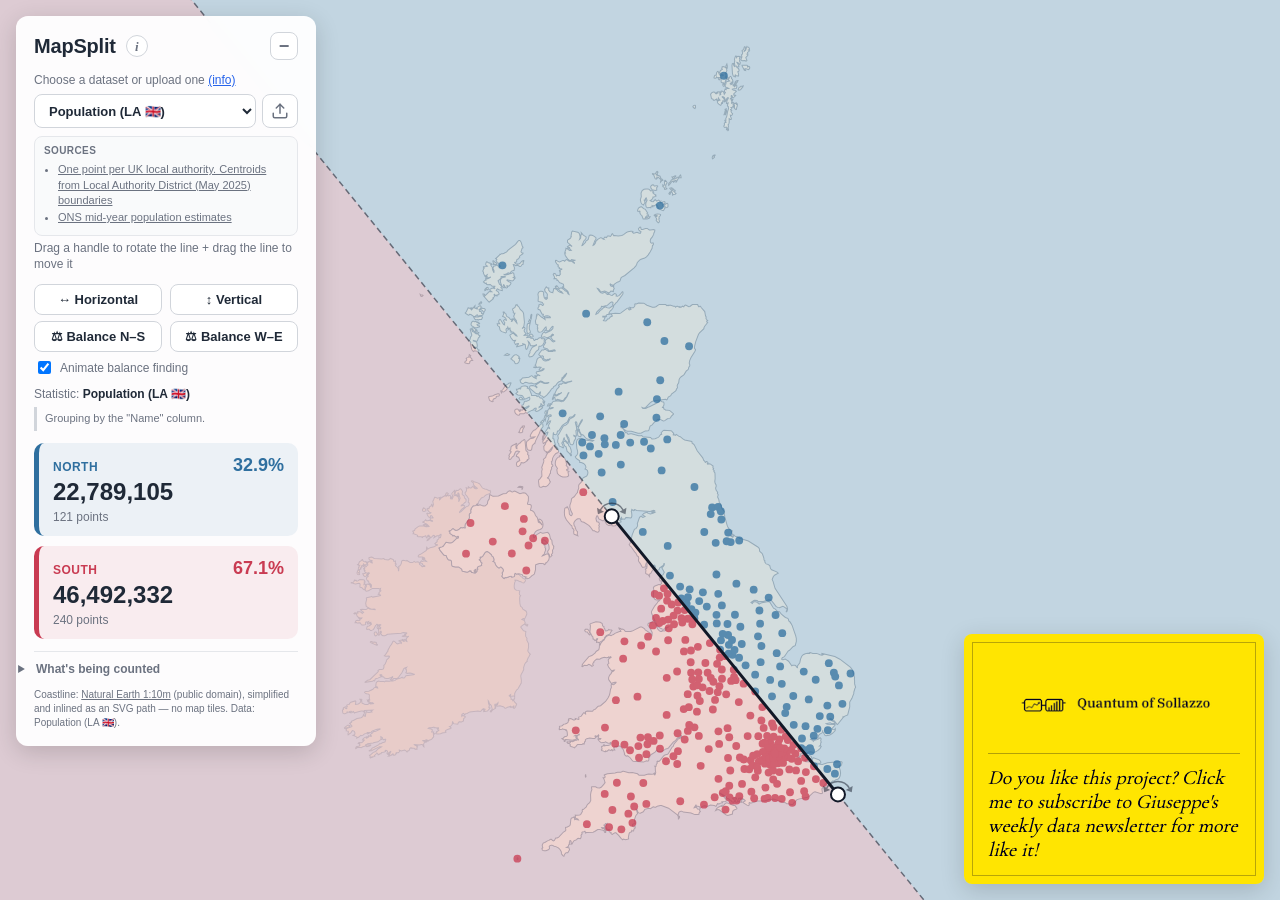
<file: index.html>
<!DOCTYPE html>
<html lang="en">
  <head>
    <meta charset="utf-8" />
    <meta name="viewport" content="width=device-width, initial-scale=1" />
    <title>MapSplit — divide location data into 2 parts</title>
    <script defer data-domain="puntofisso.net" src="https://plausible.puntofisso.net/js/script.file-downloads.outbound-links.js"></script>
    <link rel="stylesheet" href="style.css" />
  </head>
  <body>
    <svg id="map" preserveAspectRatio="xMidYMid meet" aria-label="Map of the UK with a dividing line">
      <defs>
        <clipPath id="clip-primary" clipPathUnits="userSpaceOnUse"><polygon id="poly-primary" points="" /></clipPath>
        <clipPath id="clip-secondary" clipPathUnits="userSpaceOnUse"><polygon id="poly-secondary" points="" /></clipPath>
        <!-- Rotation affordance: a 120° arc over the handle with an arrowhead at
             each end (rotate either way). Authored in screen pixels; placed by a
             per-handle group scaled so 1 unit here == 1 screen pixel. -->
        <g id="rot-hint">
          <path class="rot-arc" d="M -11.26 -6.5 A 13 13 0 0 1 11.26 -6.5" />
          <polygon class="rot-head" points="13.76,-2.17 7.8,-4.5 14.72,-8.5" />
          <polygon class="rot-head" points="-13.76,-2.17 -14.72,-8.5 -7.8,-4.5" />
        </g>
      </defs>
      <g id="coast"></g>
      <polygon id="tint-primary" class="half-primary" points="" />
      <polygon id="tint-secondary" class="half-secondary" points="" />
      <g id="pts-primary" clip-path="url(#clip-primary)"></g>
      <g id="pts-secondary" clip-path="url(#clip-secondary)"></g>
      <line id="divider-ext" />
      <line id="divider-seg" />
      <line id="hit-seg" />
      <g id="handle-a" class="handle-group">
        <use href="#rot-hint" />
        <circle class="handle" />
      </g>
      <g id="handle-b" class="handle-group">
        <use href="#rot-hint" />
        <circle class="handle" />
      </g>
    </svg>

    <aside id="panel">
      <div class="panel-bar">
        <h1>MapSplit</h1>
        <button type="button" id="btn-info" aria-label="About MapSplit" title="About MapSplit"
                aria-haspopup="dialog">i</button>
        <button type="button" id="btn-collapse" aria-expanded="true" aria-controls="panel-body"
                aria-label="Minimise panel" title="Minimise panel">−</button>
      </div>

      <!-- Shown only when collapsed: keeps the headline numbers visible. -->
      <p id="summary" hidden></p>

<!-- The picker is populated from CONFIG.datasets and stays hidden
             while that list is empty, so the default file is unchanged. -->
        <div class="data-controls">
          <p class="subtitle">Choose a dataset or upload one
            <button type="button" id="link-info" class="link-info" aria-haspopup="dialog">(info)</button></p>
          <div class="load-row">
            <select id="dataset-picker" aria-label="Choose a dataset" hidden></select>
            <button type="button" id="btn-load" aria-label="Load a file…" title="Load a file…">
              <svg viewBox="0 0 24 24" width="18" height="18" fill="none" stroke="currentColor"
                   stroke-width="2" stroke-linecap="round" stroke-linejoin="round" aria-hidden="true">
                <path d="M21 15v4a2 2 0 0 1-2 2H5a2 2 0 0 1-2-2v-4" />
                <polyline points="17 8 12 3 7 8" />
                <line x1="12" y1="3" x2="12" y2="15" />
              </svg>
            </button>
          </div>
          <input type="file" id="file-input" accept=".csv,.tsv,.txt,.json,.geojson,.asc" hidden />
          <!-- Provenance for whatever is currently rendered. Rebuilt by
               renderSources() from the source's own `sources` list, so it
               follows what is on the map rather than what the picker says. -->
          <div id="sources-box" class="sources-box">
            <h2>Sources</h2>
            <ul id="sources-list"></ul>
          </div>
        </div>

      <div id="panel-body">
        <p class="subtitle">Drag a handle to rotate the line + drag the line to move it</p>
        <div class="controls">
          <button type="button" id="btn-horizontal">↔ Horizontal</button>
          <button type="button" id="btn-vertical">↕ Vertical</button>
        </div>
        <div class="controls">
          <button type="button" id="btn-balance-ns" title="Move a horizontal line to the 50/50 North–South split">⚖ Balance N–S</button>
          <button type="button" id="btn-balance-we" title="Move a vertical line to the 50/50 West–East split">⚖ Balance W–E</button>
        </div>
        <label class="animate-toggle"><input type="checkbox" id="animate-balance" checked /> Animate balance finding</label>
        

        <p class="metric">Statistic: <span id="stat-label">—</span></p>
        <p id="notice" class="notice" hidden></p>

        <div class="cards">
          <section id="card-primary" class="card card-primary">
            <span class="card-label">North</span>
            <span class="stat-weight">—</span>
            <span class="stat-unit"></span>
            <span class="stat-pct">—</span>
            <span class="stat-count">—</span>
          </section>
          <section id="card-secondary" class="card card-secondary">
            <span class="card-label">South</span>
            <span class="stat-weight">—</span>
            <span class="stat-unit"></span>
            <span class="stat-pct">—</span>
            <span class="stat-count">—</span>
          </section>
        </div>
        <details id="breakdown" hidden>
          <summary>What's being counted</summary>
          <p id="bd-total" class="bd-total"></p>
          <div class="bd-cols">
            <div class="bd-col bd-primary">
              <h2 id="bd-head-primary"></h2>
              <ul id="bd-list-primary"></ul>
            </div>
            <div class="bd-col bd-secondary">
              <h2 id="bd-head-secondary"></h2>
              <ul id="bd-list-secondary"></ul>
            </div>
          </div>
          <p id="bd-note" class="bd-note"></p>
        </details>

        <p class="credit">Coastline: <a href="https://www.naturalearthdata.com/downloads/10m-cultural-vectors/"
             target="_blank" rel="noopener">Natural Earth 1:10m</a> (public domain), simplified and
           inlined as an SVG path — no map tiles. Data: <span id="credit-source">—</span>.</p>
      </div>
    </aside>

    <!-- Advert. Square floats bottom-right on desktop; the leaderboard takes
         over as a liquid-scaled bottom bar on narrow screens (CSS decides
         which is shown). Both open the sponsor in a new tab. -->
    <a id="ad" href="https://quantumofsollazzo.com" target="_blank" rel="noopener"
       aria-label="Advertisement">
      <img src="squaread.png" alt="Advertisement" width="300" height="250" />
    </a>
    <a id="ad-mobile" href="https://quantumofsollazzo.com" target="_blank" rel="noopener"
       aria-label="Advertisement">
      <img src="longad.png" alt="Advertisement" width="728" height="90" />
    </a>

    <!-- One floating tooltip, repositioned per pointer move (see the tooltip
         hit-test). Hidden whenever the pointer is not over a drawn point. -->
    <div id="point-tip" hidden></div>

    <!-- Column-mapping dialog. Its fields are rebuilt from the loaded file's
         columns each time it opens; see openMapping() in the loading section. -->
    <div id="map-modal" class="modal" hidden>
      <div class="modal-card" role="dialog" aria-modal="true" aria-labelledby="modal-title">
        <h2 id="modal-title">Map the columns</h2>
        <p id="modal-sub" class="modal-sub"></p>
        <div id="modal-fields"></div>
        <div class="modal-actions">
          <button type="button" id="modal-cancel">Cancel</button>
          <button type="button" id="modal-confirm">Show data</button>
        </div>
      </div>
    </div>

    <!-- About / info dialog. -->
    <div id="info-modal" class="modal" hidden>
      <div class="modal-card" role="dialog" aria-modal="true" aria-labelledby="info-title">
        <h2 id="info-title">About MapSplit</h2>
        <div id="info-body" class="info-body">
          <p>MapSplit: draw a movable straight line across the UK and reports a statistic
             for each side.</p>

          <h3>Using it</h3>
          <ul>
            <li>Select a <strong>dataset</strong> from the drop down or upload your own file (see below how to).
                Where its numbers came from is listed under <strong>Sources</strong>, just below the drop down.</li>
            <li>Drag the <strong>line</strong> across the country;
                rotate the <strong>handle</strong> to any angle.</li>
            <li>Use <strong>↔ Horizontal</strong> and <strong>↕ Vertical</strong> to
                snap back to a level line.</li>
            <li>Check the totals and the partial breakdown in <strong>What's being counted</strong>. When a
                line runs roughly north–south the split is labelled West/East instead of North/South.</li>
            <li><strong>Hover</strong> a point to see more a data tooltip.</li>
          </ul>

          <h3>Loading your own data</h3>
          <p>Drag a file onto the map, or use the upload button. A dialog lets you confirm which column is which. Accepted files:
             CSV/TSV, GeoJSON points or polygons, and JSON or ESRI-ASCII grids.
             The minimum each needs:</p>
          <ul>
            <li><strong>CSV/TSV</strong>: a column for longitude, one for latitude column, and a numeric value column. An optional text column can group the
                points. </li>
            <li><strong>GeoJSON</strong>: Point/MultiPoint, or polygons (reduced
                to their centroids), with a numeric property.</li>
            <li><strong>Grids</strong>: a bounding box (or origin + cell size) and
                a numeric value per cell.</li>
          </ul>

          <p class="info-src"><strong>IMPORTANT:</strong> coordinates must be unprojected <strong>WGS84
             longitude/latitude in degrees</strong> (EPSG:4326).</p>

          <h3>Development notes</h3>
          <p>This website was developed by Giuseppe Sollazzo with an LLM-aided workflow using Claude Opus 5 and manual tests.</p>
          <p>The datasets were created by cleaning and merging the source data above using a manually created <a href="https://github.com/puntofisso/MapSplit/data-scripts/Notebook.ipynb">Jupyter notebook</a></p>

        </div>
        <div class="modal-actions">
          <button type="button" id="info-close">Close</button>
        </div>
      </div>
    </div>

    <script src="app.js"></script>
  </body>
</html>
</file>
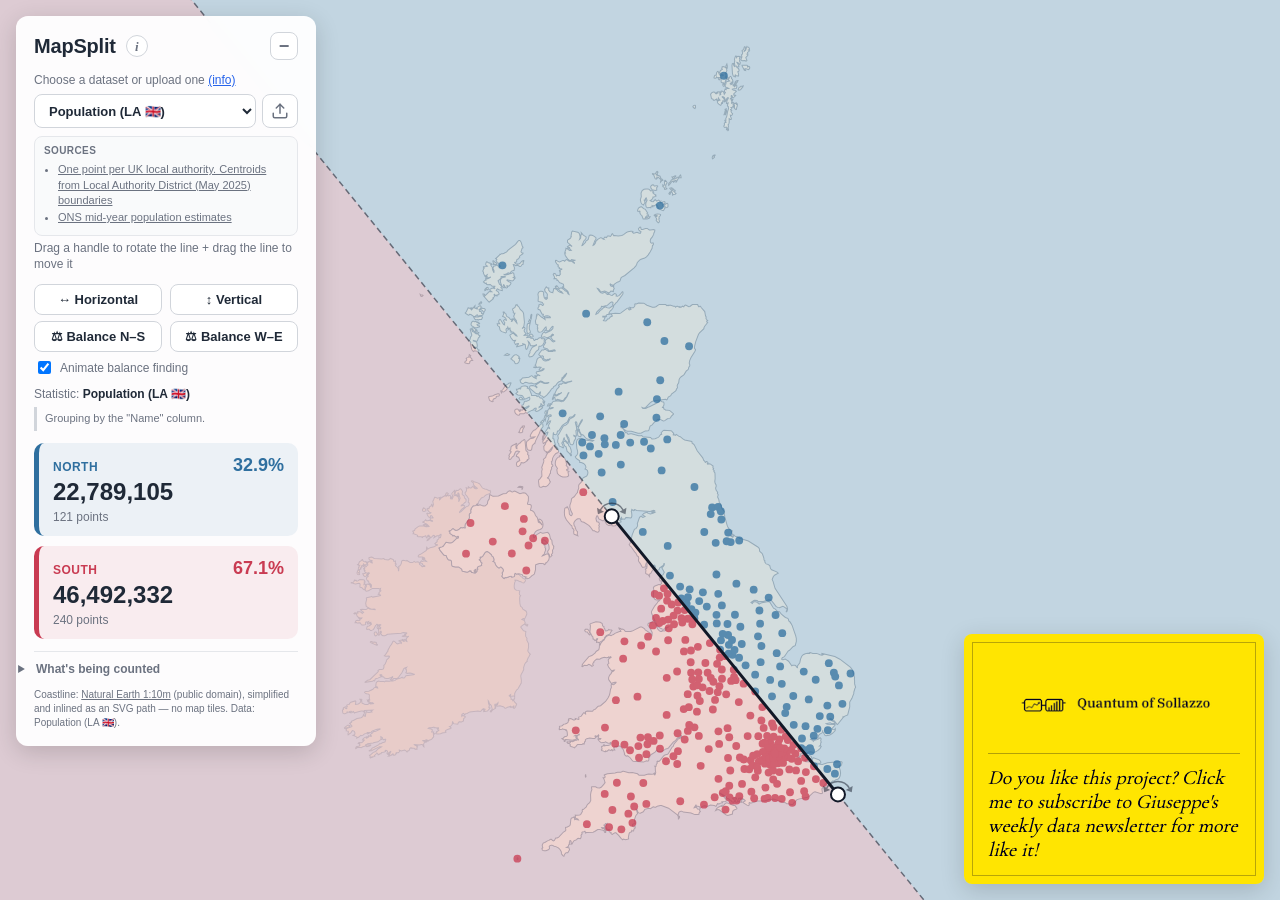
<file: index-old.html>
<!DOCTYPE html>
<html lang="en">
  <head>
    <meta charset="utf-8" />
    <meta name="viewport" content="width=device-width, initial-scale=1" />
    <title>MapSplit — divide location data into 2 parts</title>
    <script defer data-domain="puntofisso.net" src="https://plausible.puntofisso.net/js/script.file-downloads.outbound-links.js"></script>
    <link rel="stylesheet" href="style.css" />
  </head>
  <body>
    <svg id="map" preserveAspectRatio="xMidYMid meet" aria-label="Map of the UK with a dividing line">
      <defs>
        <clipPath id="clip-primary" clipPathUnits="userSpaceOnUse"><polygon id="poly-primary" points="" /></clipPath>
        <clipPath id="clip-secondary" clipPathUnits="userSpaceOnUse"><polygon id="poly-secondary" points="" /></clipPath>
        <!-- Rotation affordance: a 120° arc over the handle with an arrowhead at
             each end (rotate either way). Authored in screen pixels; placed by a
             per-handle group scaled so 1 unit here == 1 screen pixel. -->
        <g id="rot-hint">
          <path class="rot-arc" d="M -11.26 -6.5 A 13 13 0 0 1 11.26 -6.5" />
          <polygon class="rot-head" points="13.76,-2.17 7.8,-4.5 14.72,-8.5" />
          <polygon class="rot-head" points="-13.76,-2.17 -14.72,-8.5 -7.8,-4.5" />
        </g>
      </defs>
      <g id="coast"></g>
      <polygon id="tint-primary" class="half-primary" points="" />
      <polygon id="tint-secondary" class="half-secondary" points="" />
      <g id="pts-primary" clip-path="url(#clip-primary)"></g>
      <g id="pts-secondary" clip-path="url(#clip-secondary)"></g>
      <line id="divider-ext" />
      <line id="divider-seg" />
      <line id="hit-seg" />
      <g id="handle-a" class="handle-group">
        <use href="#rot-hint" />
        <circle class="handle" />
      </g>
      <g id="handle-b" class="handle-group">
        <use href="#rot-hint" />
        <circle class="handle" />
      </g>
    </svg>

    <aside id="panel">
      <div class="panel-bar">
        <h1>MapSplit</h1>
        <button type="button" id="btn-info" aria-label="About MapSplit" title="About MapSplit"
                aria-haspopup="dialog">i</button>
        <button type="button" id="btn-collapse" aria-expanded="true" aria-controls="panel-body"
                aria-label="Minimise panel" title="Minimise panel">−</button>
      </div>

      <!-- Shown only when collapsed: keeps the headline numbers visible. -->
      <p id="summary" hidden></p>

<!-- The picker is populated from CONFIG.datasets and stays hidden
             while that list is empty, so the default file is unchanged. -->
        <div class="data-controls">
          <p class="subtitle">Choose a dataset or upload one
            <button type="button" id="link-info" class="link-info" aria-haspopup="dialog">(info)</button></p>
          <div class="load-row">
            <select id="dataset-picker" aria-label="Choose a dataset" hidden></select>
            <button type="button" id="btn-load" aria-label="Load a file…" title="Load a file…">
              <svg viewBox="0 0 24 24" width="18" height="18" fill="none" stroke="currentColor"
                   stroke-width="2" stroke-linecap="round" stroke-linejoin="round" aria-hidden="true">
                <path d="M21 15v4a2 2 0 0 1-2 2H5a2 2 0 0 1-2-2v-4" />
                <polyline points="17 8 12 3 7 8" />
                <line x1="12" y1="3" x2="12" y2="15" />
              </svg>
            </button>
          </div>
          <input type="file" id="file-input" accept=".csv,.tsv,.txt,.json,.geojson,.asc" hidden />
          <!-- Provenance for whatever is currently rendered. Rebuilt by
               renderSources() from the source's own `sources` list, so it
               follows what is on the map rather than what the picker says. -->
          <div id="sources-box" class="sources-box">
            <h2>Sources</h2>
            <ul id="sources-list"></ul>
          </div>
        </div>

      <div id="panel-body">
        <p class="subtitle">Drag a handle to rotate the line + drag the line to move it</p>
        <div class="controls">
          <button type="button" id="btn-horizontal">↔ Horizontal</button>
          <button type="button" id="btn-vertical">↕ Vertical</button>
        </div>
        <div class="controls">
          <button type="button" id="btn-balance-ns" title="Move a horizontal line to the 50/50 North–South split">⚖ Balance N–S</button>
          <button type="button" id="btn-balance-we" title="Move a vertical line to the 50/50 West–East split">⚖ Balance W–E</button>
        </div>
        <label class="animate-toggle"><input type="checkbox" id="animate-balance" checked /> Animate balance finding</label>
        

        <p class="metric">Statistic: <span id="stat-label">—</span></p>
        <p id="notice" class="notice" hidden></p>

        <div class="cards">
          <section id="card-primary" class="card card-primary">
            <span class="card-label">North</span>
            <span class="stat-weight">—</span>
            <span class="stat-unit"></span>
            <span class="stat-pct">—</span>
            <span class="stat-count">—</span>
          </section>
          <section id="card-secondary" class="card card-secondary">
            <span class="card-label">South</span>
            <span class="stat-weight">—</span>
            <span class="stat-unit"></span>
            <span class="stat-pct">—</span>
            <span class="stat-count">—</span>
          </section>
        </div>
        <details id="breakdown" hidden>
          <summary>What's being counted</summary>
          <p id="bd-total" class="bd-total"></p>
          <div class="bd-cols">
            <div class="bd-col bd-primary">
              <h2 id="bd-head-primary"></h2>
              <ul id="bd-list-primary"></ul>
            </div>
            <div class="bd-col bd-secondary">
              <h2 id="bd-head-secondary"></h2>
              <ul id="bd-list-secondary"></ul>
            </div>
          </div>
          <p id="bd-note" class="bd-note"></p>
        </details>

        <p class="credit">Coastline: <a href="https://www.naturalearthdata.com/downloads/10m-cultural-vectors/"
             target="_blank" rel="noopener">Natural Earth 1:10m</a> (public domain), simplified and
           inlined as an SVG path — no map tiles. Data: <span id="credit-source">—</span>.</p>
      </div>
    </aside>

    <!-- Advert. Square floats bottom-right on desktop; the leaderboard takes
         over as a liquid-scaled bottom bar on narrow screens (CSS decides
         which is shown). Both open the sponsor in a new tab. -->
    <a id="ad" href="https://quantumofsollazzo.com" target="_blank" rel="noopener"
       aria-label="Advertisement">
      <img src="squaread.png" alt="Advertisement" width="300" height="250" />
    </a>
    <a id="ad-mobile" href="https://quantumofsollazzo.com" target="_blank" rel="noopener"
       aria-label="Advertisement">
      <img src="longad.png" alt="Advertisement" width="728" height="90" />
    </a>

    <!-- One floating tooltip, repositioned per pointer move (see the tooltip
         hit-test). Hidden whenever the pointer is not over a drawn point. -->
    <div id="point-tip" hidden></div>

    <!-- Column-mapping dialog. Its fields are rebuilt from the loaded file's
         columns each time it opens; see openMapping() in the loading section. -->
    <div id="map-modal" class="modal" hidden>
      <div class="modal-card" role="dialog" aria-modal="true" aria-labelledby="modal-title">
        <h2 id="modal-title">Map the columns</h2>
        <p id="modal-sub" class="modal-sub"></p>
        <div id="modal-fields"></div>
        <div class="modal-actions">
          <button type="button" id="modal-cancel">Cancel</button>
          <button type="button" id="modal-confirm">Show data</button>
        </div>
      </div>
    </div>

    <!-- About / info dialog. -->
    <div id="info-modal" class="modal" hidden>
      <div class="modal-card" role="dialog" aria-modal="true" aria-labelledby="info-title">
        <h2 id="info-title">About MapSplit</h2>
        <div id="info-body" class="info-body">
          <p>MapSplit: draw a movable straight line across the UK and reports a statistic
             for each side.</p>

          <h3>Using it</h3>
          <ul>
            <li>Select a <strong>dataset</strong> from the drop down or upload your own file (see below how to).
                Where its numbers came from is listed under <strong>Sources</strong>, just below the drop down.</li>
            <li>Drag the <strong>line</strong> across the country;
                rotate the <strong>handle</strong> to any angle.</li>
            <li>Use <strong>↔ Horizontal</strong> and <strong>↕ Vertical</strong> to
                snap back to a level line.</li>
            <li>Check the totals and the partial breakdown in <strong>What's being counted</strong>. When a
                line runs roughly north–south the split is labelled West/East instead of North/South.</li>
            <li><strong>Hover</strong> a point to see more a data tooltip.</li>
          </ul>

          <h3>Loading your own data</h3>
          <p>Drag a file onto the map, or use the upload button. A dialog lets you confirm which column is which. Accepted files:
             CSV/TSV, GeoJSON points or polygons, and JSON or ESRI-ASCII grids.
             The minimum each needs:</p>
          <ul>
            <li><strong>CSV/TSV</strong>: a column for longitude, one for latitude column, and a numeric value column. An optional text column can group the
                points. </li>
            <li><strong>GeoJSON</strong>: Point/MultiPoint, or polygons (reduced
                to their centroids), with a numeric property.</li>
            <li><strong>Grids</strong>: a bounding box (or origin + cell size) and
                a numeric value per cell.</li>
          </ul>

          <p class="info-src"><strong>IMPORTANT:</strong> coordinates must be unprojected <strong>WGS84
             longitude/latitude in degrees</strong> (EPSG:4326).</p>

          <h3>Development notes</h3>
          <p>This website was developed by Giuseppe Sollazzo with an LLM-aided workflow using Claude Opus 5 and manual tests.</p>
          <p>The datasets were created by cleaning and merging the source data above using a manually created <a href="https://github.com/puntofisso/MapSplit/blob/main/data-scripts/Notebook.ipynb">Jupyter notebook</a></p>

        </div>
        <div class="modal-actions">
          <button type="button" id="info-close">Close</button>
        </div>
      </div>
    </div>

    <script src="app.js"></script>
  </body>
</html>
</file>
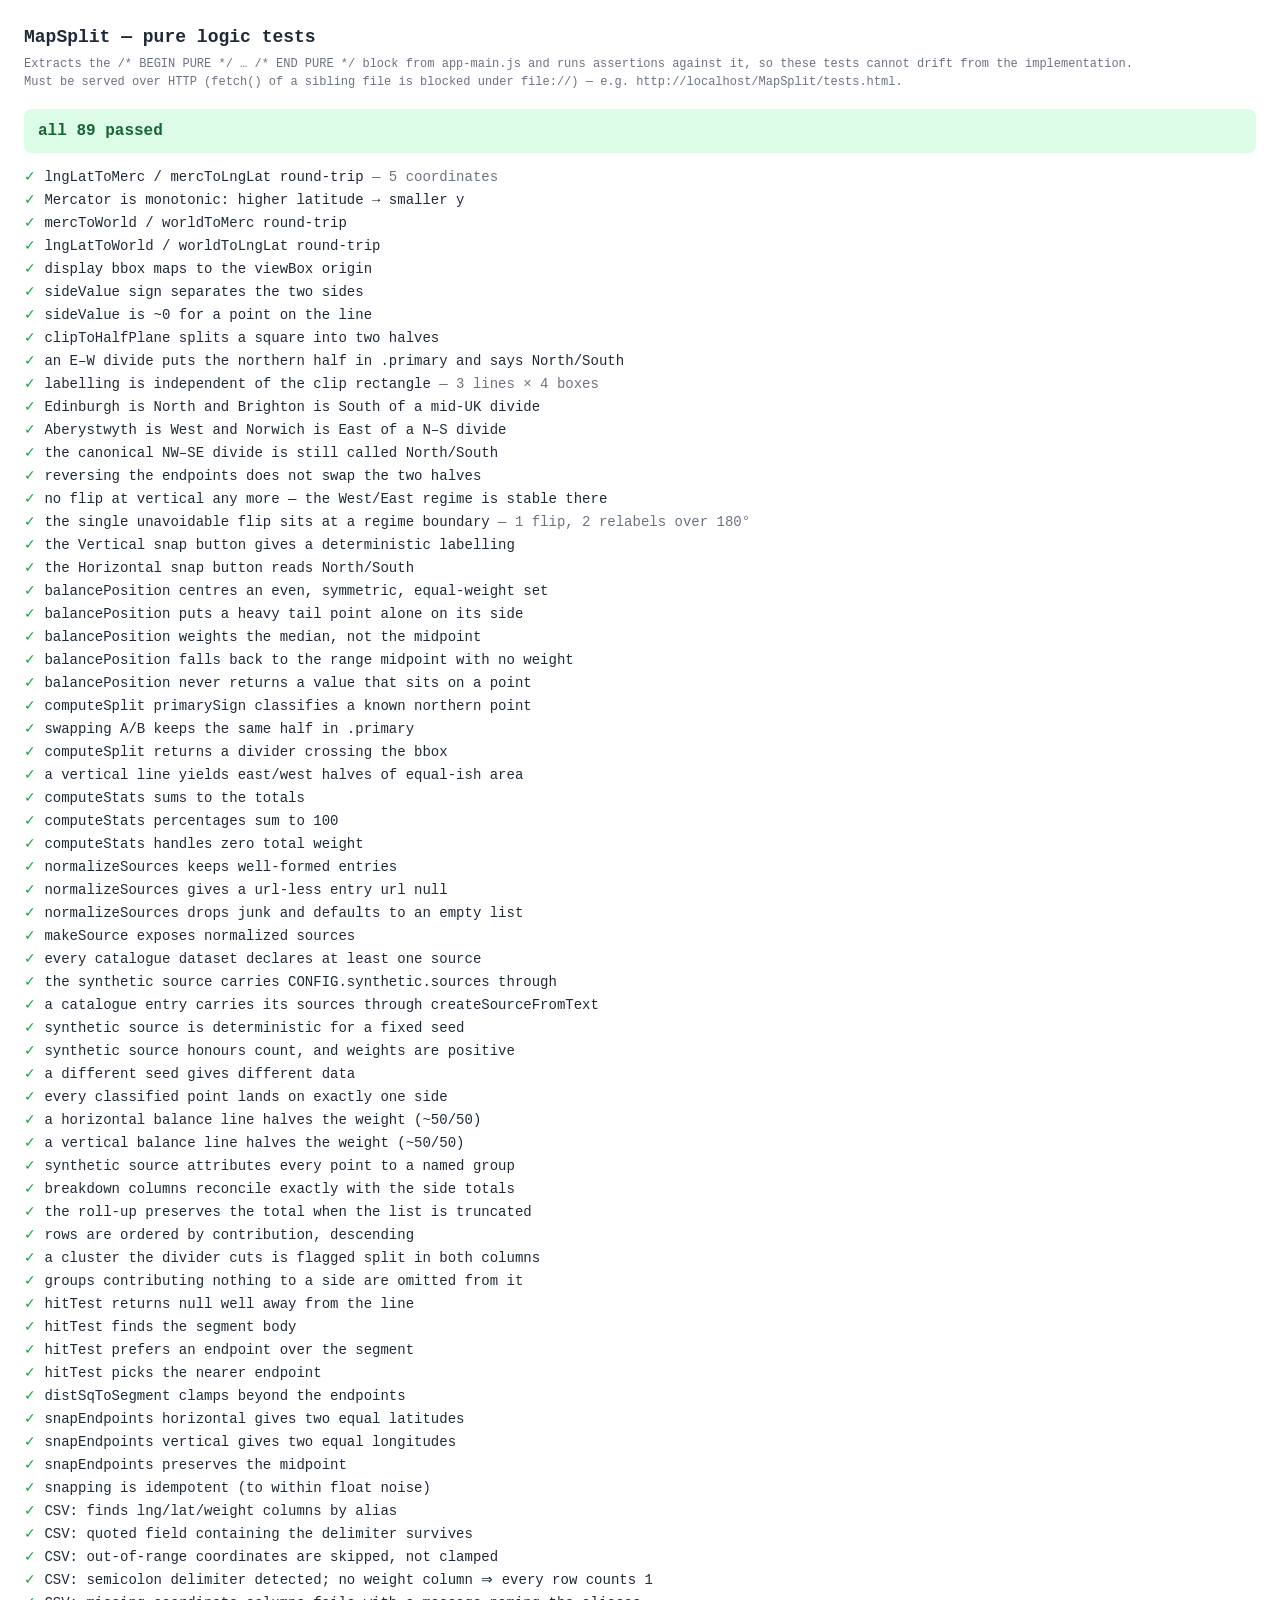
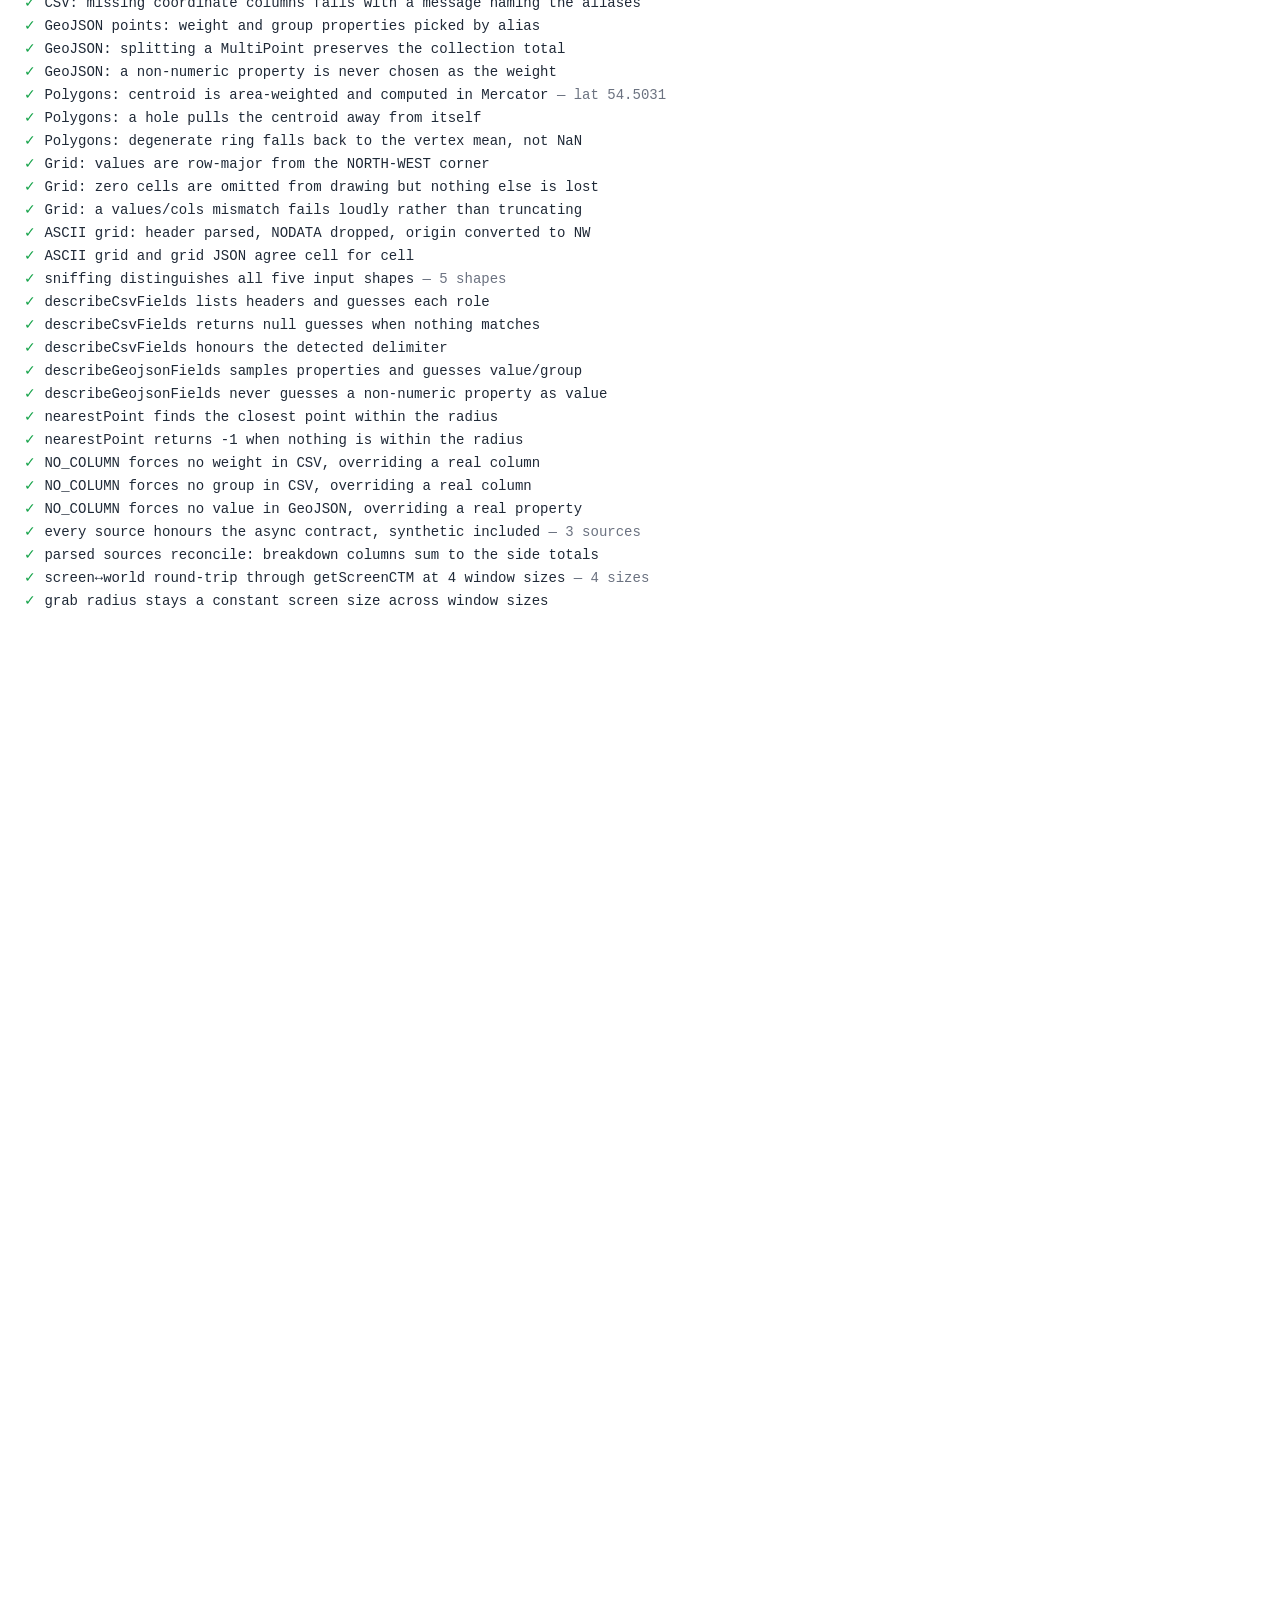
<file: tests-main.html>
<!DOCTYPE html>
<html lang="en">
  <head>
    <meta charset="utf-8" />
    <meta name="viewport" content="width=device-width, initial-scale=1" />
    <title>MapSplit — tests</title>
    <style>
      body { font: 14px/1.5 ui-monospace, SFMono-Regular, Menlo, monospace;
             margin: 24px; color: #1f2937; }
      h1 { font-size: 18px; margin: 0 0 4px; }
      .note { color: #6b7280; font-size: 12px; margin: 0 0 18px; }
      #summary { font-size: 16px; font-weight: 700; padding: 10px 14px;
                 border-radius: 8px; margin-bottom: 14px; }
      .ok { background: #dcfce7; color: #166534; }
      .bad { background: #fee2e2; color: #991b1b; }
      li { margin: 2px 0; }
      li.pass::marker { content: '✓ '; color: #16a34a; }
      li.fail::marker { content: '✗ '; color: #dc2626; }
      li.fail { color: #991b1b; }
      ul { list-style-position: inside; padding-left: 0; }
      .detail { color: #6b7280; }
      #hidden { position: absolute; visibility: hidden; pointer-events: none; }
    </style>
  </head>
  <body>
    <h1>MapSplit — pure logic tests</h1>
    <p class="note">
      Extracts the <code>/* BEGIN PURE */ … /* END PURE */</code> block from
      <code>app-main.js</code> and runs assertions against it, so these tests
      cannot drift from the implementation.<br />
      Must be served over HTTP (<code>fetch()</code> of a sibling file is blocked
      under <code>file://</code>) — e.g. <code>http://localhost/MapSplit/tests.html</code>.
    </p>
    <div id="summary">running…</div>
    <ul id="results"></ul>

    <!-- A real SVG, used to test the screen↔world CTM round-trip. -->
    <svg id="hidden" preserveAspectRatio="xMidYMid meet"></svg>

    <script>
      const results = [];
      const near = (a, b, eps = 1e-9) => Math.abs(a - b) <= eps;

      function test(name, fn) {
        try {
          const detail = fn();
          results.push({ name, pass: true, detail: detail || '' });
        } catch (e) {
          results.push({ name, pass: false, detail: e && e.message ? e.message : String(e) });
        }
      }
      function assert(cond, msg) {
        if (!cond) throw new Error(msg || 'assertion failed');
      }

      function render() {
        const ul = document.getElementById('results');
        ul.innerHTML = results
          .map(
            (r) =>
              `<li class="${r.pass ? 'pass' : 'fail'}">${r.name}` +
              (r.detail ? ` <span class="detail">— ${r.detail}</span>` : '') +
              `</li>`
          )
          .join('');
        const failed = results.filter((r) => !r.pass).length;
        const el = document.getElementById('summary');
        el.className = failed ? 'bad' : 'ok';
        el.textContent = failed
          ? `${failed} of ${results.length} FAILED`
          : `all ${results.length} passed`;
      }

      async function main() {
        let src;
        try {
          const html = await fetch('app-main.js').then((r) => {
            if (!r.ok) throw new Error(`HTTP ${r.status}`);
            return r.text();
          });
          const m = html.match(/\/\* BEGIN PURE \*\/([\s\S]*?)\/\* END PURE \*\//);
          if (!m) throw new Error('PURE markers not found in app-main.js');
          src = m[1];
        } catch (e) {
          document.getElementById('summary').className = 'bad';
          document.getElementById('summary').textContent =
            `Could not load app-main.js: ${e.message}. Serve this page over HTTP.`;
          return;
        }

        // Indirect eval → the block's declarations land on globalThis.
        (0, eval)(src);

        // --- projection ----------------------------------------------------
        test('lngLatToMerc / mercToLngLat round-trip', () => {
          for (const ll of [[-8.65, 61], [1.9, 49.8], [0, 0], [-3.6, 54.6], [1.3, 52.63]]) {
            const back = mercToLngLat(lngLatToMerc(ll));
            assert(near(back[0], ll[0], 1e-9), `lng ${back[0]} != ${ll[0]}`);
            assert(near(back[1], ll[1], 1e-9), `lat ${back[1]} != ${ll[1]}`);
          }
          return '5 coordinates';
        });

        test('Mercator is monotonic: higher latitude → smaller y', () => {
          assert(lngLatToMerc([0, 61])[1] < lngLatToMerc([0, 49.8])[1]);
        });

        test('mercToWorld / worldToMerc round-trip', () => {
          for (const m of [[0.4, 0.3], [0.5, 0.28], [0.47597, 0.2848]]) {
            const back = worldToMerc(mercToWorld(m));
            assert(near(back[0], m[0], 1e-12) && near(back[1], m[1], 1e-12));
          }
        });

        test('lngLatToWorld / worldToLngLat round-trip', () => {
          const ll = [-2.5, 54.3];
          const back = worldToLngLat(lngLatToWorld(ll));
          assert(near(back[0], ll[0], 1e-8) && near(back[1], ll[1], 1e-8));
        });

        test('display bbox maps to the viewBox origin', () => {
          const w = lngLatToWorld([CONFIG.displayBbox[0], CONFIG.displayBbox[3]]);
          assert(near(w[0], 0, 1e-6) && near(w[1], 0, 1e-6), `got ${w}`);
        });

        // --- classification ------------------------------------------------
        test('sideValue sign separates the two sides', () => {
          const A = lngLatToMerc([-5, 54]);
          const B = lngLatToMerc([2, 54]);
          const north = lngLatToMerc([-1, 58]);
          const south = lngLatToMerc([-1, 51]);
          assert(Math.sign(sideValue(A, B, north)) !== Math.sign(sideValue(A, B, south)));
        });

        test('sideValue is ~0 for a point on the line', () => {
          const A = lngLatToMerc([-5, 54]);
          const B = lngLatToMerc([2, 54]);
          assert(Math.abs(sideValue(A, B, lngLatToMerc([-1, 54]))) < 1e-12);
        });

        test('clipToHalfPlane splits a square into two halves', () => {
          const sq = [[0, 0], [1, 0], [1, 1], [0, 1]];
          const A = [0, 0.5], B = [1, 0.5];
          const pos = clipToHalfPlane(sq, A, B, +1);
          const neg = clipToHalfPlane(sq, A, B, -1);
          assert(pos.length >= 3 && neg.length >= 3, 'both halves non-degenerate');
          const area = (p) => Math.abs(p.reduce((s, c, i) => {
            const n = p[(i + 1) % p.length];
            return s + c[0] * n[1] - n[0] * c[1];
          }, 0)) / 2;
          assert(near(area(pos), 0.5, 1e-12) && near(area(neg), 0.5, 1e-12),
            `areas ${area(pos)} / ${area(neg)}`);
        });

        // --- computeSplit ---------------------------------------------------
        test('an E–W divide puts the northern half in .primary and says North/South', () => {
          const s = computeSplit([-5, 54], [2, 54], CONFIG.padBbox);
          const latOf = (ring) =>
            ring.reduce((a, p) => a + mercToLngLat(p)[1], 0) / ring.length;
          assert(latOf(s.primary) > latOf(s.secondary),
            `primary ${latOf(s.primary).toFixed(2)} vs secondary ${latOf(s.secondary).toFixed(2)}`);
          assert(s.orientation === 'ns', `orientation ${s.orientation}`);
          assert(s.labels[0] === 'North' && s.labels[1] === 'South', s.labels.join('/'));
        });

        // These are the regression tests for the inverted-labelling bug: the
        // labelling must not depend on the clip rectangle, and a known city
        // must land on the side a human would name.
        test('labelling is independent of the clip rectangle', () => {
          const boxes = [
            [-13, 47, 5, 62],      // the old fixed padBbox
            [-30, 45, 25, 65],     // wide window
            [-9, 49, 2, 61],       // tight
            [-60, 40, 60, 70],     // very wide
          ];
          for (const line of [[[-5, 54], [2, 54]], [[-3.6, 54.6], [0.9, 51.2]], [[-8, 50], [3, 60]]]) {
            const signs = boxes.map((b) => computeSplit(line[0], line[1], b).primarySign);
            assert(new Set(signs).size === 1,
              `line ${JSON.stringify(line)} gave primarySigns ${signs}`);
          }
          return '3 lines × 4 boxes';
        });

        test('Edinburgh is North and Brighton is South of a mid-UK divide', () => {
          const edinburgh = [-3.1883, 55.9533];
          const brighton = [-0.1372, 50.8225];
          for (const box of [[-13, 47, 5, 62], [-60, 40, 60, 70]]) {
            const s = computeSplit([-5, 54], [2, 54], box);
            const labelOf = (ll) =>
              s.labels[(sideValue(s.A, s.B, lngLatToMerc(ll)) >= 0 ? 1 : -1) === s.primarySign ? 0 : 1];
            assert(labelOf(edinburgh) === 'North', `Edinburgh got ${labelOf(edinburgh)}`);
            assert(labelOf(brighton) === 'South', `Brighton got ${labelOf(brighton)}`);
          }
        });

        test('Aberystwyth is West and Norwich is East of a N–S divide', () => {
          // The relabelling case: a vertical divide splits west/east, and the
          // cards must say so rather than "North"/"South".
          const aberystwyth = [-4.0819, 52.4153];
          const norwich = [1.2974, 52.6309];
          const s = computeSplit([-2.5, 50], [-2.5, 60], CONFIG.padBbox);
          assert(s.orientation === 'we', `orientation ${s.orientation}`);
          assert(s.labels[0] === 'West' && s.labels[1] === 'East', s.labels.join('/'));
          const labelOf = (ll) =>
            s.labels[(sideValue(s.A, s.B, lngLatToMerc(ll)) >= 0 ? 1 : -1) === s.primarySign ? 0 : 1];
          assert(labelOf(aberystwyth) === 'West', `Aberystwyth got ${labelOf(aberystwyth)}`);
          assert(labelOf(norwich) === 'East', `Norwich got ${labelOf(norwich)}`);
        });

        test('the canonical NW–SE divide is still called North/South', () => {
          // The threshold is tan(22.5°), NOT 45°, precisely so the Alasdair Rae
          // style diagonal this app exists to draw keeps its North/South naming.
          const s = computeSplit(...CONFIG.defaultLine, CONFIG.padBbox);
          assert(s.orientation === 'ns', `default line got ${s.orientation}`);
        });

        test('reversing the endpoints does not swap the two halves', () => {
          for (const box of [[-13, 47, 5, 62], [-60, 40, 60, 70]]) {
            const fwd = computeSplit([-5, 54], [2, 54], box);
            const rev = computeSplit([2, 54], [-5, 54], box);
            const p = lngLatToMerc([-3, 58]); // definitely northern
            const labelIn = (s) =>
              s.labels[(sideValue(s.A, s.B, p) >= 0 ? 1 : -1) === s.primarySign ? 0 : 1];
            assert(labelIn(fwd) === 'North' && labelIn(rev) === 'North',
              `fwd ${labelIn(fwd)}, rev ${labelIn(rev)}`);
          }
        });

        test('no flip at vertical any more — the West/East regime is stable there', () => {
          // This is what the relabelling bought: rotating through exactly
          // vertical no longer swaps the halves, because inside the West/East
          // band the sign rule keys off dy, which does not change sign there.
          const at = (d) => computeSplit([-4, 50], [-4 + d, 60], CONFIG.padBbox);
          const across = [-0.5, -0.05, 0, 0.05, 0.5].map(at);
          assert(across.every((s) => s.orientation === 'we'), 'all should be West/East');
          assert(new Set(across.map((s) => s.primarySign)).size === 1,
            `flipped at vertical: ${across.map((s) => s.primarySign)}`);
        });

        test('the single unavoidable flip sits at a regime boundary', () => {
          // One discontinuity is topologically unavoidable (rotating 180°
          // returns the same line with its halves exchanged). It must land on
          // the North/South ↔ West/East boundary, where the words change too.
          const at = (t) => computeSplit([-4, 54], [-4 + Math.cos(t), 54 + Math.sin(t)],
                                         CONFIG.padBbox);
          let flips = 0, relabels = 0, prev = at(0);
          for (let i = 1; i <= 180; i++) {
            const cur = at((i * Math.PI) / 180);
            const flipped = cur.primarySign !== prev.primarySign;
            const relabelled = cur.orientation !== prev.orientation;
            if (flipped) { flips++; assert(relabelled, `flip without relabel at ${i}°`); }
            if (relabelled) relabels++;
            prev = cur;
          }
          assert(flips === 1, `expected exactly 1 flip over 180°, got ${flips}`);
          return `${flips} flip, ${relabels} relabels over 180°`;
        });

        test('the Vertical snap button gives a deterministic labelling', () => {
          const runs = [
            snapEndpoints([-3.6, 54.6], [0.9, 51.2], 'vertical'),
            snapEndpoints([-1, 52], [1, 56], 'vertical'),
          ].map(([a, b]) => computeSplit(a, b, CONFIG.padBbox));
          assert(new Set(runs.map((s) => s.primarySign)).size === 1,
            `primarySigns ${runs.map((s) => s.primarySign)}`);
          assert(runs.every((s) => s.orientation === 'we'), 'vertical snap must read West/East');
        });

        test('the Horizontal snap button reads North/South', () => {
          const [a, b] = snapEndpoints([-3.6, 54.6], [0.9, 51.2], 'horizontal');
          assert(computeSplit(a, b, CONFIG.padBbox).orientation === 'ns');
        });

        // --- balancePosition (50/50 boundary) -------------------------------
        test('balancePosition centres an even, symmetric, equal-weight set', () => {
          const m = balancePosition([-2, -1, 1, 2], [1, 1, 1, 1]);
          assert(near(m, 0, 1e-9), `expected 0, got ${m}`);
        });

        test('balancePosition puts a heavy tail point alone on its side', () => {
          // values 0..4 with weight 6 on the last: best split is {4} vs the
          // rest (6 vs 4), so the boundary sits between 3 and 4, NOT past 4.
          const m = balancePosition([0, 1, 2, 3, 4], [1, 1, 1, 1, 6]);
          assert(m > 3 && m < 4, `expected boundary in (3,4), got ${m}`);
        });

        test('balancePosition weights the median, not the midpoint', () => {
          // Nearly all weight at value 0 → boundary above 0, below 10.
          const m = balancePosition([0, 10], [3, 1]);
          assert(m > 0 && m < 10, `expected boundary in (0,10), got ${m}`);
        });

        test('balancePosition falls back to the range midpoint with no weight', () => {
          const m = balancePosition([2, 8], [0, 0]);
          assert(near(m, 5, 1e-9), `expected 5, got ${m}`);
        });

        test('balancePosition never returns a value that sits on a point', () => {
          const vals = [1, 2, 2, 3, 5, 8];
          const m = balancePosition(vals, [2, 1, 1, 4, 1, 1]);
          assert(vals.every((v) => v !== m), `boundary ${m} landed on a point`);
        });

        test('computeSplit primarySign classifies a known northern point', () => {
          const s = computeSplit([-5, 54], [2, 54], CONFIG.padBbox);
          const sgn = sideValue(s.A, s.B, lngLatToMerc([-3, 58])) >= 0 ? 1 : -1;
          assert(sgn === s.primarySign);
        });

        test('swapping A/B keeps the same half in .primary', () => {
          const fwd = computeSplit([-5, 54], [2, 54], CONFIG.padBbox);
          const rev = computeSplit([2, 54], [-5, 54], CONFIG.padBbox);
          const latOf = (ring) =>
            ring.reduce((a, p) => a + mercToLngLat(p)[1], 0) / ring.length;
          assert(near(latOf(fwd.primary), latOf(rev.primary), 1e-9),
            'primary half must be the same regardless of endpoint order');
        });

        test('computeSplit returns a divider crossing the bbox', () => {
          const s = computeSplit([-5, 54], [2, 54], CONFIG.padBbox);
          assert(s.dividerLine && s.dividerLine.length === 2);
        });

        test('a vertical line yields east/west halves of equal-ish area', () => {
          const s = computeSplit([-4, 50], [-4, 60], CONFIG.padBbox);
          assert(s.primary.length >= 3 && s.secondary.length >= 3);
        });

        // --- stats ----------------------------------------------------------
        test('computeStats sums to the totals', () => {
          const sides = ['primary','secondary','primary','secondary'];
          const weights = [10, 20, 30, 40];
          const st = computeStats(sides, weights);
          assert(st.primary.weight === 40 && st.secondary.weight === 60);
          assert(st.totalWeight === 100 && st.totalCount === 4);
        });

        test('computeStats percentages sum to 100', () => {
          const st = computeStats(['primary','secondary','secondary'], [5, 3, 2]);
          assert(near(st.primary.pct + st.secondary.pct, 100, 1e-9));
        });

        test('computeStats handles zero total weight', () => {
          const st = computeStats(['primary','secondary'], [0, 0]);
          assert(st.primary.pct === 0 && st.secondary.pct === 0 && st.totalCount === 2);
        });

        // --- source provenance -----------------------------------------------

        test('normalizeSources keeps well-formed entries', () => {
          const out = normalizeSources([
            { label: 'ONS estimates', url: 'https://ons.gov.uk/x' },
            { label: 'LAD boundaries', url: 'https://geoportal/y' },
          ]);
          assert(out.length === 2);
          assert(out[0].label === 'ONS estimates' && out[0].url === 'https://ons.gov.uk/x');
          assert(out[1].url === 'https://geoportal/y');
        });

        test('normalizeSources gives a url-less entry url null', () => {
          const out = normalizeSources([{ label: 'Loaded from your file: LA.csv' }, { label: 'x', url: '  ' }]);
          assert(out.length === 2);
          assert(out[0].url === null, 'missing url becomes null, not undefined');
          assert(out[1].url === null, 'blank url becomes null too');
        });

        test('normalizeSources drops junk and defaults to an empty list', () => {
          assert(normalizeSources(undefined).length === 0);
          assert(normalizeSources([]).length === 0);
          // No label means nothing to show, so the entry goes rather than
          // rendering an empty bullet.
          assert(normalizeSources([null, {}, { url: 'https://a' }, { label: '  ' }]).length === 0);
        });

        test('makeSource exposes normalized sources', () => {
          const s = makeSource({
            label: 'x', unit: 'people',
            sources: [{ label: 'Some table', url: 'https://a' }, { label: 'note' }],
            features: { coords: [[0, 0]], weights: [1] },
          });
          assert(s.sources.length === 2 && s.sources[1].url === null);
          // A source that declares none still answers with a list.
          assert(makeSource({ label: 'y', features: {} }).sources.length === 0);
        });

        test('every catalogue dataset declares at least one source', () => {
          CONFIG.datasets.forEach((d) => {
            assert(normalizeSources(d.sources).length > 0, `${d.label} has no sources`);
          });
          assert(normalizeSources(CONFIG.synthetic.sources).length > 0, 'synthetic has no sources');
        });

        // The wiring, not just the config: a source built the way the picker
        // and the file:// boot fallback build it must carry its provenance
        // through to the object setSource() reads.
        test('the synthetic source carries CONFIG.synthetic.sources through', () => {
          const s = createSyntheticSource(CONFIG.synthetic);
          assert(s.sources.length === normalizeSources(CONFIG.synthetic.sources).length);
          assert(s.sources[0].url === null, 'the synthetic note is plain text, not a link');
        });

        test('a catalogue entry carries its sources through createSourceFromText', () => {
          const entry = CONFIG.datasets[0];
          const csv = 'lng,lat,Population2024,Name\n-1,52,100,Placeville\n';
          const s = createSourceFromText(entry.url, csv, entry);
          assert(s.sources.length === 2, `got ${s.sources.length}`);
          assert(s.sources[0].url.indexOf('http') === 0);
        });

        // --- data source ------------------------------------------------------
        // getFeatures() resolves a promise in EVERY source, synthetic included,
        // so the fixtures are resolved once here and the assertions below stay
        // synchronous — the harness's `test` does not await.
        const synth = (opts) => createSyntheticSource(opts).getFeatures();
        const SYN = {
          a50: await synth({ count: 50, seed: 42 }),
          b50: await synth({ count: 50, seed: 42 }), // separate call, same seed
          c50: await synth({ count: 50, seed: 43 }),
          n200: await synth({ count: 200, seed: 7 }),
          n300: await synth({ count: 300, seed: 42 }),
          n500: await synth({ count: 500, seed: 42 }),
          n800: await synth({ count: 800, seed: 3 }),
        };

        test('synthetic source is deterministic for a fixed seed', () => {
          const a = SYN.a50, b = SYN.b50;
          assert(JSON.stringify(a.coords) === JSON.stringify(b.coords));
          assert(JSON.stringify(a.weights) === JSON.stringify(b.weights));
        });

        test('synthetic source honours count, and weights are positive', () => {
          const f = SYN.n200;
          assert(f.coords.length === 200 && f.weights.length === 200);
          assert(f.weights.every((w) => w > 0));
        });

        test('a different seed gives different data', () => {
          const a = SYN.a50, b = SYN.c50;
          assert(JSON.stringify(a.coords) !== JSON.stringify(b.coords));
        });

        test('every classified point lands on exactly one side', () => {
          const f = SYN.n500;
          const s = computeSplit([-5, 54], [2, 54], CONFIG.padBbox);
          const sides = f.coords.map((c) => {
            const sgn = sideValue(s.A, s.B, lngLatToMerc(c)) >= 0 ? 1 : -1;
            return sgn === s.primarySign ? 'primary' : 'secondary';
          });
          const st = computeStats(sides, f.weights);
          const total = f.weights.reduce((a, b) => a + b, 0);
          assert(st.totalCount === 500, `count ${st.totalCount}`);
          assert(near(st.totalWeight, total, 1e-9), 'no weight lost or double-counted');
        });

        // The balance boundary, fed back through the real split + stats, must
        // reconcile both sides to within the single straddling point's weight
        // — the tightest a discrete 50/50 can be. maxW bounds that.
        const balanceReconciles = (f, orientation) => {
          const axis = orientation === 'horizontal' ? 1 : 0;
          const med = balancePosition(f.coords.map((c) => c[axis]), f.weights);
          const [a, b] = orientation === 'horizontal'
            ? [[-12, med], [4, med]] : [[med, 49], [med, 61]];
          const s = computeSplit(a, b, CONFIG.padBbox);
          const sides = f.coords.map((c) =>
            (sideValue(s.A, s.B, lngLatToMerc(c)) >= 0 ? 1 : -1) === s.primarySign
              ? 'primary' : 'secondary');
          const st = computeStats(sides, f.weights);
          const maxW = Math.max(...f.weights);
          return { s, gap: Math.abs(st.primary.weight - st.secondary.weight), maxW };
        };

        test('a horizontal balance line halves the weight (~50/50)', () => {
          const r = balanceReconciles(SYN.n800, 'horizontal');
          assert(r.s.orientation === 'ns', 'a horizontal balance line reads North/South');
          assert(r.gap <= r.maxW, `imbalance ${r.gap} exceeds max point weight ${r.maxW}`);
        });

        test('a vertical balance line halves the weight (~50/50)', () => {
          const r = balanceReconciles(SYN.n800, 'vertical');
          assert(r.s.orientation === 'we', 'a vertical balance line reads West/East');
          assert(r.gap <= r.maxW, `imbalance ${r.gap} exceeds max point weight ${r.maxW}`);
        });

        // --- contribution breakdown ---------------------------------------
        test('synthetic source attributes every point to a named group', () => {
          const f = SYN.n300;
          assert(f.groups.length === 300 && f.groupNames.length === 23,
            `${f.groups.length} groups, ${f.groupNames.length} names`);
          assert(f.groups.every((g) => Number.isInteger(g) && f.groupNames[g] !== undefined),
            'every point must index a real group name');
          assert(f.groupNames[f.groupNames.length - 1] === 'Rural scatter');
        });

        test('breakdown columns reconcile exactly with the side totals', () => {
          // The whole point of attributing at synthesis time: the parts must
          // sum to the totals shown on the cards, with nothing lost or double
          // counted.
          const f = SYN.n800;
          const s = computeSplit([-5, 54], [2, 54], CONFIG.padBbox);
          const sides = f.coords.map((c) =>
            (sideValue(s.A, s.B, lngLatToMerc(c)) >= 0 ? 1 : -1) === s.primarySign
              ? 'primary' : 'secondary');
          const stats = computeStats(sides, f.weights);
          // limit = every group, so nothing is rolled up
          const all = summariseContributors(sides, f.weights, f.groups, f.groupNames, 999);
          const sumOf = (col) => col.rows.reduce((a, r) => a + r.weight, 0) + col.moreWeight;
          assert(near(sumOf(all.primary), stats.primary.weight, 1e-9),
            `${sumOf(all.primary)} vs ${stats.primary.weight}`);
          assert(near(sumOf(all.secondary), stats.secondary.weight, 1e-9),
            `${sumOf(all.secondary)} vs ${stats.secondary.weight}`);
        });

        test('the roll-up preserves the total when the list is truncated', () => {
          const f = SYN.n800;
          const s = computeSplit([-5, 54], [2, 54], CONFIG.padBbox);
          const sides = f.coords.map((c) =>
            (sideValue(s.A, s.B, lngLatToMerc(c)) >= 0 ? 1 : -1) === s.primarySign
              ? 'primary' : 'secondary');
          const stats = computeStats(sides, f.weights);
          const top = summariseContributors(sides, f.weights, f.groups, f.groupNames, 3);
          assert(top.primary.rows.length <= 3 && top.secondary.rows.length <= 3);
          const sumOf = (col) => col.rows.reduce((a, r) => a + r.weight, 0) + col.moreWeight;
          assert(near(sumOf(top.primary), stats.primary.weight, 1e-9), 'primary roll-up lost weight');
          assert(near(sumOf(top.secondary), stats.secondary.weight, 1e-9), 'secondary roll-up lost weight');
        });

        test('rows are ordered by contribution, descending', () => {
          const f = SYN.n800;
          const s = computeSplit(...CONFIG.defaultLine, CONFIG.padBbox);
          const sides = f.coords.map((c) =>
            (sideValue(s.A, s.B, lngLatToMerc(c)) >= 0 ? 1 : -1) === s.primarySign
              ? 'primary' : 'secondary');
          const sum = summariseContributors(sides, f.weights, f.groups, f.groupNames, 5);
          for (const col of [sum.primary, sum.secondary]) {
            for (let i = 1; i < col.rows.length; i++) {
              assert(col.rows[i - 1].weight >= col.rows[i].weight, 'out of order');
            }
          }
        });

        test('a cluster the divider cuts is flagged split in both columns', () => {
          // A line straight through the middle of one cluster must mark it,
          // otherwise the same name in both columns just looks like a bug.
          const groupNames = ['Cut', 'North only', 'South only'];
          const groups = [0, 0, 1, 2];
          const weights = [10, 20, 30, 40];
          const sides = ['primary', 'secondary', 'primary', 'secondary'];
          const sum = summariseContributors(sides, weights, groups, groupNames, 5);
          const find = (col, n) => col.rows.find((r) => r.name === n);
          assert(find(sum.primary, 'Cut').split === true, 'primary side not flagged');
          assert(find(sum.secondary, 'Cut').split === true, 'secondary side not flagged');
          assert(find(sum.primary, 'North only').split === false, 'wrongly flagged');
          assert(find(sum.secondary, 'South only').split === false, 'wrongly flagged');
        });

        test('groups contributing nothing to a side are omitted from it', () => {
          const sum = summariseContributors(
            ['primary', 'primary'], [5, 5], [0, 1], ['A', 'B', 'C'], 5);
          assert(sum.primary.rows.length === 2, 'both contributing groups listed');
          assert(sum.secondary.rows.length === 0 && sum.secondary.moreCount === 0,
            'empty side must be empty, not zero-weight rows');
          assert(!sum.primary.rows.some((r) => r.name === 'C'), 'C contributes nothing');
        });

        // --- hit testing --------------------------------------------------
        test('hitTest returns null well away from the line', () => {
          assert(hitTest([100, 100], [0, 0], [10, 0], 2) === null);
        });

        test('hitTest finds the segment body', () => {
          assert(hitTest([5, 1], [0, 0], [10, 0], 2) === 'line');
        });

        test('hitTest prefers an endpoint over the segment', () => {
          // [0.5, 0] is within radius of BOTH endpoint A and the line body.
          assert(hitTest([0.5, 0], [0, 0], [10, 0], 2) === 'a');
        });

        test('hitTest picks the nearer endpoint', () => {
          assert(hitTest([9.5, 0], [0, 0], [10, 0], 2) === 'b');
        });

        test('distSqToSegment clamps beyond the endpoints', () => {
          // Off the end of the segment: distance is to the endpoint, not the
          // infinite line (which would give 0).
          assert(near(distSqToSegment([15, 0], [0, 0], [10, 0]), 25, 1e-12));
        });

        // --- snapping -------------------------------------------------------
        test('snapEndpoints horizontal gives two equal latitudes', () => {
          const [a, b] = snapEndpoints([-3.6, 54.6], [0.9, 51.2], 'horizontal');
          assert(a[1] === b[1], `${a[1]} != ${b[1]}`);
          assert(a[0] !== b[0], 'must still have length');
        });

        test('snapEndpoints vertical gives two equal longitudes', () => {
          const [a, b] = snapEndpoints([-3.6, 54.6], [0.9, 51.2], 'vertical');
          assert(a[0] === b[0], `${a[0]} != ${b[0]}`);
          assert(a[1] !== b[1], 'must still have length');
        });

        test('snapEndpoints preserves the midpoint', () => {
          const a0 = [-3.6, 54.6], b0 = [0.9, 51.2];
          const mid0 = [(a0[0] + b0[0]) / 2, (a0[1] + b0[1]) / 2];
          for (const o of ['horizontal', 'vertical']) {
            const [a, b] = snapEndpoints(a0, b0, o);
            const mid = [(a[0] + b[0]) / 2, (a[1] + b[1]) / 2];
            assert(near(mid[0], mid0[0], 1e-12) && near(mid[1], mid0[1], 1e-12), o);
          }
        });

        test('snapping is idempotent (to within float noise)', () => {
          // Re-snapping recomputes the midpoint and length from the previous
          // result, so it drifts by ~1 ULP. Measured worst case: 2.2e-16.
          // (The prototype's TerraDraw validator rejected exactly this kind of
          // noise as "excessive precision"; nothing here cares.)
          const once = snapEndpoints([-3.6, 54.6], [0.9, 51.2], 'horizontal');
          const twice = snapEndpoints(once[0], once[1], 'horizontal');
          for (let i = 0; i < 2; i++) {
            assert(near(once[i][0], twice[i][0], 1e-12) && near(once[i][1], twice[i][1], 1e-12),
              `drifted at endpoint ${i}`);
          }
        });

        // --- data ingest ----------------------------------------------------
        // Parsing is inside the PURE markers precisely so it can be tested
        // here; the FileReader/fetch that produced the text is not.

        const CSV = 'name,longitude,latitude,population\n' +
          '"Newcastle, Staffs",-2.23,53.01,1200\n' +
          'London,-0.1278,51.5074,9000\n' +
          'nowhere,999,999,5\n';

        test('CSV: finds lng/lat/weight columns by alias', () => {
          const r = parseCsvText(CSV, {});
          assert(r.coords.length === 2, `kept ${r.coords.length}`);
          assert(r.weights[0] === 1200 && r.weights[1] === 9000, 'weights');
          assert(r.unit === 'population', `unit ${r.unit}`);
        });

        test('CSV: quoted field containing the delimiter survives', () => {
          const r = parseCsvText(CSV, {});
          assert(r.groupNames[0] === 'Newcastle, Staffs', r.groupNames[0]);
        });

        test('CSV: out-of-range coordinates are skipped, not clamped', () => {
          const r = parseCsvText(CSV, {});
          assert(r.skipped === 1, `skipped ${r.skipped}`);
          assert(r.coords.every(([lng, lat]) => Math.abs(lng) <= 180 && Math.abs(lat) <= 85));
        });

        test('CSV: semicolon delimiter detected; no weight column ⇒ every row counts 1', () => {
          const r = parseCsvText('lon;lat\n-3;54\n-2;55\n', {});
          assert(r.coords.length === 2, `rows ${r.coords.length}`);
          assert(r.weights.every((w) => w === 1), 'weights not all 1');
          // groups are OPTIONAL in the contract — absent, not empty.
          assert(r.groups === undefined && r.groupNames === undefined, 'groups should be absent');
        });

        test('CSV: missing coordinate columns fails with a message naming the aliases', () => {
          let msg = '';
          try { parseCsvText('a,b\n1,2\n', {}); } catch (e) { msg = e.message; }
          assert(/longitude/.test(msg) && /latitude/.test(msg), `unhelpful: ${msg}`);
        });

        const GJ_POINTS = {
          type: 'FeatureCollection',
          features: [
            { type: 'Feature', properties: { value: 10, region: 'North' },
              geometry: { type: 'Point', coordinates: [-2, 55] } },
            { type: 'Feature', properties: { value: 20, region: 'South' },
              geometry: { type: 'MultiPoint', coordinates: [[-1, 51], [0, 52]] } },
          ],
        };

        test('GeoJSON points: weight and group properties picked by alias', () => {
          const r = parseGeoJsonPoints(GJ_POINTS, {});
          assert(r.coords.length === 3, `coords ${r.coords.length}`);
          assert(r.groupNames.join() === 'North,South', r.groupNames.join());
        });

        test('GeoJSON: splitting a MultiPoint preserves the collection total', () => {
          // The percentages depend on the total, so a MultiPoint's weight has
          // to be shared out rather than repeated per position.
          const r = parseGeoJsonPoints(GJ_POINTS, {});
          const total = r.weights.reduce((a, b) => a + b, 0);
          assert(near(total, 30, 1e-9), `total ${total}`);
        });

        test('GeoJSON: a non-numeric property is never chosen as the weight', () => {
          const r = parseGeoJsonPoints({ type: 'FeatureCollection', features: [
            { type: 'Feature', properties: { name: 'Aye', total: 'lots' },
              geometry: { type: 'Point', coordinates: [-2, 55] } }] }, {});
          assert(r.weights[0] === 1, `picked a string as weight: ${r.weights[0]}`);
        });

        const SQUARE = { type: 'FeatureCollection', features: [
          { type: 'Feature', properties: { pop: 5 }, geometry: { type: 'Polygon',
            coordinates: [[[-2, 54], [-1, 54], [-1, 55], [-2, 55], [-2, 54]]] } }] };

        test('Polygons: centroid is area-weighted and computed in Mercator', () => {
          const r = parseGeoJsonPolygons(SQUARE, {});
          const [lng, lat] = r.coords[0];
          assert(near(lng, -1.5, 1e-6), `lng ${lng}`);
          // Mercator stretches northward, so the area centroid of a lat/lng
          // square sits slightly NORTH of the arithmetic midpoint. Asserting
          // the direction is the point: it proves the centroid was taken in
          // the same space the split is later computed in.
          assert(lat > 54.5 && lat < 54.51, `lat ${lat} not just north of 54.5`);
          assert(r.weights[0] === 5, 'weight');
          return `lat ${lat.toFixed(4)}`;
        });

        test('Polygons: a hole pulls the centroid away from itself', () => {
          const withHole = { type: 'FeatureCollection', features: [
            { type: 'Feature', properties: { pop: 1 }, geometry: { type: 'Polygon', coordinates: [
              [[-2, 54], [-1, 54], [-1, 55], [-2, 55], [-2, 54]],
              [[-1.4, 54.6], [-1.1, 54.6], [-1.1, 54.9], [-1.4, 54.9], [-1.4, 54.6]],
            ] } }] };
          const solid = parseGeoJsonPolygons(SQUARE, {}).coords[0];
          const holed = parseGeoJsonPolygons(withHole, {}).coords[0];
          // Hole sits north-east, so the centroid must move south-west.
          assert(holed[0] < solid[0] && holed[1] < solid[1],
            `moved to ${holed} from ${solid}`);
        });

        test('Polygons: degenerate ring falls back to the vertex mean, not NaN', () => {
          const line = { type: 'FeatureCollection', features: [
            { type: 'Feature', properties: { pop: 2 }, geometry: { type: 'Polygon',
              coordinates: [[[-2, 54], [-1, 54], [-2, 54]]] } }] };
          const r = parseGeoJsonPolygons(line, {});
          assert(r.coords.length === 1 && r.coords[0].every(isFinite), `${r.coords[0]}`);
        });

        const GRID = { cols: 2, rows: 2, bbox: [-4, 50, -2, 52], values: [1, 2, 0, 4] };

        test('Grid: values are row-major from the NORTH-WEST corner', () => {
          const r = parseGridJson(GRID, {});
          assert(near(r.coords[0][0], -3.5, 1e-9), `lng ${r.coords[0][0]}`);
          assert(near(r.coords[0][1], 51.5, 1e-9), `lat ${r.coords[0][1]} — first row should be the NORTH one`);
        });

        test('Grid: zero cells are omitted from drawing but nothing else is lost', () => {
          const r = parseGridJson(GRID, {});
          assert(r.coords.length === 3, `cells ${r.coords.length}`);
          assert(near(r.weights.reduce((a, b) => a + b, 0), 7, 1e-9), 'total');
          // Empty cells are gaps, not broken records: `skipped` is reserved for
          // cells whose COORDINATES are unusable, so that a grid in the wrong
          // projection reads differently from one that is merely sparse.
          assert(r.skipped === 0, `empty cells reported as skipped: ${r.skipped}`);
          assert(r.notes.some((n) => /empty cells/.test(n)), r.notes.join(' | '));
        });

        test('Grid: a values/cols mismatch fails loudly rather than truncating', () => {
          let msg = '';
          try { parseGridJson({ cols: 3, rows: 2, bbox: [-4, 50, -2, 52], values: [1, 2] }, {}); }
          catch (e) { msg = e.message; }
          assert(/values/.test(msg), `got: ${msg}`);
        });

        const ASC = 'ncols 2\nnrows 2\nxllcorner -4\nyllcorner 50\ncellsize 1\n' +
          'NODATA_value -9999\n1 2\n-9999 4\n';

        test('ASCII grid: header parsed, NODATA dropped, origin converted to NW', () => {
          const r = parseAsciiGrid(ASC, {});
          assert(r.coords.length === 3, `cells ${r.coords.length}`);
          assert(near(r.coords[0][1], 51.5, 1e-9), `lat ${r.coords[0][1]}`);
          assert(r.skipped === 0, `NODATA misreported as bad coordinates: ${r.skipped}`);
        });

        test('ASCII grid and grid JSON agree cell for cell', () => {
          // The same surface in two formats must produce identical features,
          // which is the check that catches an origin or row-order slip.
          const a = parseAsciiGrid(ASC, {});
          const b = parseGridJson(GRID, {});
          assert(JSON.stringify(a.coords) === JSON.stringify(b.coords),
            `${JSON.stringify(a.coords)} vs ${JSON.stringify(b.coords)}`);
          assert(JSON.stringify(a.weights) === JSON.stringify(b.weights), 'weights differ');
        });

        test('sniffing distinguishes all five input shapes', () => {
          const cases = [
            ['a.csv', CSV, 'csv'],
            ['a.geojson', JSON.stringify(GJ_POINTS), 'geojson-points'],
            ['a.json', JSON.stringify(SQUARE), 'geojson-polygons'],
            ['a.json', JSON.stringify(GRID), 'grid-json'],
            ['a.asc', ASC, 'ascii-grid'],
          ];
          for (const [name, text, want] of cases) {
            const got = detectSourceType(name, text);
            assert(got === want, `${name}: got ${got}, want ${want}`);
          }
          return '5 shapes';
        });

        // --- load-time column mapping helpers -------------------------------
        // These feed the mapping dialog: they list a file's columns and the
        // guess the alias logic would make, so the user can confirm or override
        // before the full parse. Pure, so tested here.

        test('describeCsvFields lists headers and guesses each role', () => {
          const d = describeCsvFields(CSV, {});
          assert(d.fields.join() === 'name,longitude,latitude,population', d.fields.join());
          assert(d.guesses.lng === 'longitude' && d.guesses.lat === 'latitude',
            JSON.stringify(d.guesses));
          assert(d.guesses.weight === 'population', d.guesses.weight);
          assert(d.guesses.group === 'name', d.guesses.group);
        });

        test('describeCsvFields returns null guesses when nothing matches', () => {
          const d = describeCsvFields('a,b\n1,2\n', {});
          assert(d.fields.join() === 'a,b', d.fields.join());
          assert(d.guesses.lng === null && d.guesses.lat === null, 'lng/lat should be null');
          assert(d.guesses.weight === null && d.guesses.group === null, 'weight/group null');
        });

        test('describeCsvFields honours the detected delimiter', () => {
          const d = describeCsvFields('lon;lat;pop\n-3;54;5\n', {});
          assert(d.fields.join() === 'lon,lat,pop', d.fields.join());
          assert(d.guesses.lng === 'lon' && d.guesses.weight === 'pop', JSON.stringify(d.guesses));
        });

        test('describeGeojsonFields samples properties and guesses value/group', () => {
          const d = describeGeojsonFields(GJ_POINTS, {});
          assert(d.fields.join() === 'value,region', d.fields.join());
          assert(d.guesses.weight === 'value', d.guesses.weight);
          assert(d.guesses.group === 'region', d.guesses.group);
        });

        test('describeGeojsonFields never guesses a non-numeric property as value', () => {
          const obj = { type: 'FeatureCollection', features: [
            { type: 'Feature', properties: { label: 'x', n: 3 },
              geometry: { type: 'Point', coordinates: [-2, 55] } },
          ] };
          const d = describeGeojsonFields(obj, {});
          assert(d.fields.join() === 'label,n', d.fields.join());
          assert(d.guesses.weight === 'n', d.guesses.weight);      // numeric only
          assert(d.guesses.group === 'label', d.guesses.group);    // string is fine here
        });

        test('nearestPoint finds the closest point within the radius', () => {
          const pts = [[0, 0], [10, 0], [10, 10]];
          assert(nearestPoint(pts, [9, 0], 2) === 1, 'should hit index 1');
          assert(nearestPoint(pts, [0.5, 0.5], 2) === 0, 'should hit index 0');
        });

        test('nearestPoint returns -1 when nothing is within the radius', () => {
          assert(nearestPoint([[0, 0], [10, 0]], [5, 5], 2) === -1, 'should miss');
          assert(nearestPoint([], [0, 0], 5) === -1, 'empty set misses');
        });

        test('NO_COLUMN forces no weight in CSV, overriding a real column', () => {
          // The dialog's "— none —" for Value: population exists but is declined.
          const r = parseCsvText(CSV, { weightColumn: NO_COLUMN });
          assert(r.weights.every((w) => w === 1), `weights ${r.weights.join()}`);
        });

        test('NO_COLUMN forces no group in CSV, overriding a real column', () => {
          const r = parseCsvText(CSV, { groupColumn: NO_COLUMN });
          assert(r.groups === undefined && r.groupNames === undefined, 'groups should be absent');
        });

        test('NO_COLUMN forces no value in GeoJSON, overriding a real property', () => {
          // Each of the 2 features now counts 1; the MultiPoint splits its 1
          // evenly across its 2 positions, so the total is the feature count.
          const r = parseGeoJsonPoints(GJ_POINTS, { weightProperty: NO_COLUMN });
          const total = r.weights.reduce((a, w) => a + w, 0);
          assert(near(total, 2, 1e-9), `total ${total}`);
        });

        // Stays synchronous on purpose: the harness's `test` does not await,
        // so an async body would report a Promise as its detail and turn a
        // failed assertion into an unhandled rejection instead of a red line.
        test('every source honours the async contract, synthetic included', () => {
          // Deliberately checks the SHAPE synchronously: the contract is that
          // getFeatures() returns a thenable, not that it has resolved.
          for (const src of [
            createSyntheticSource({ count: 10, seed: 1 }),
            createSourceFromText('x.csv', CSV, {}),
            createGridSource(GRID, {}),
          ]) {
            const p = src.getFeatures();
            assert(p && typeof p.then === 'function', `${src.label} is not a promise`);
          }
          return '3 sources';
        });

        test('parsed sources reconcile: breakdown columns sum to the side totals', () => {
          // The same guarantee the synthetic source carries, now for a parsed
          // one — groups must be attributed at parse time for this to hold.
          const f = parseCsvText(CSV, {});
          const sides = f.coords.map((_, i) => (i === 0 ? 'primary' : 'secondary'));
          const stats = computeStats(sides, f.weights);
          const sum = summariseContributors(sides, f.weights, f.groups, f.groupNames, 5);
          for (const side of ['primary', 'secondary']) {
            const col = sum[side];
            const total = col.rows.reduce((a, r) => a + r.weight, 0) + col.moreWeight;
            assert(near(total, stats[side].weight, 1e-9),
              `${side}: ${total} vs ${stats[side].weight}`);
          }
        });

        // --- screen ↔ world via the real CTM --------------------------------
        test('screen↔world round-trip through getScreenCTM at 4 window sizes', () => {
          const svg = document.getElementById('hidden');
          // Same viewBox the app uses.
          svg.setAttribute('viewBox', '0 0 29306 55249');
          const sizes = [[320, 480], [800, 600], [1440, 900], [2560, 1440]];
          for (const [w, h] of sizes) {
            svg.setAttribute('width', w);
            svg.setAttribute('height', h);
            const ctm = svg.getScreenCTM();
            assert(ctm && ctm.a, `no CTM at ${w}x${h}`);
            const pt = svg.createSVGPoint();
            pt.x = 123.5; pt.y = 456.25;
            const world = pt.matrixTransform(ctm.inverse());
            const back = new DOMPoint(world.x, world.y).matrixTransform(ctm);
            // SVG's CTM is float32 internally, so the round-trip loses ~1e-6 of
            // a pixel. A tolerance of 1e-3 px is still four orders of magnitude
            // finer than anything a pointer can express.
            assert(near(back.x, 123.5, 1e-3) && near(back.y, 456.25, 1e-3),
              `${w}x${h}: ${back.x},${back.y}`);
            // preserveAspectRatio="xMidYMid meet" ⇒ uniform scale.
            assert(near(ctm.a, ctm.d, 1e-9), `non-uniform scale at ${w}x${h}`);
          }
          return '4 sizes';
        });

        test('grab radius stays a constant screen size across window sizes', () => {
          const svg = document.getElementById('hidden');
          svg.setAttribute('viewBox', '0 0 29306 55249');
          const px = [];
          for (const [w, h] of [[400, 300], [1600, 1200]]) {
            svg.setAttribute('width', w);
            svg.setAttribute('height', h);
            const ctm = svg.getScreenCTM();
            const unitsPerPx = 1 / ctm.a;
            const radiusWorld = CONFIG.grabRadiusPx * unitsPerPx;
            px.push(radiusWorld * ctm.a); // back to screen px
          }
          assert(near(px[0], CONFIG.grabRadiusPx, 1e-9) && near(px[1], CONFIG.grabRadiusPx, 1e-9),
            `got ${px}`);
        });

        render();
      }

      main();
    </script>
  </body>
</html>
</file>
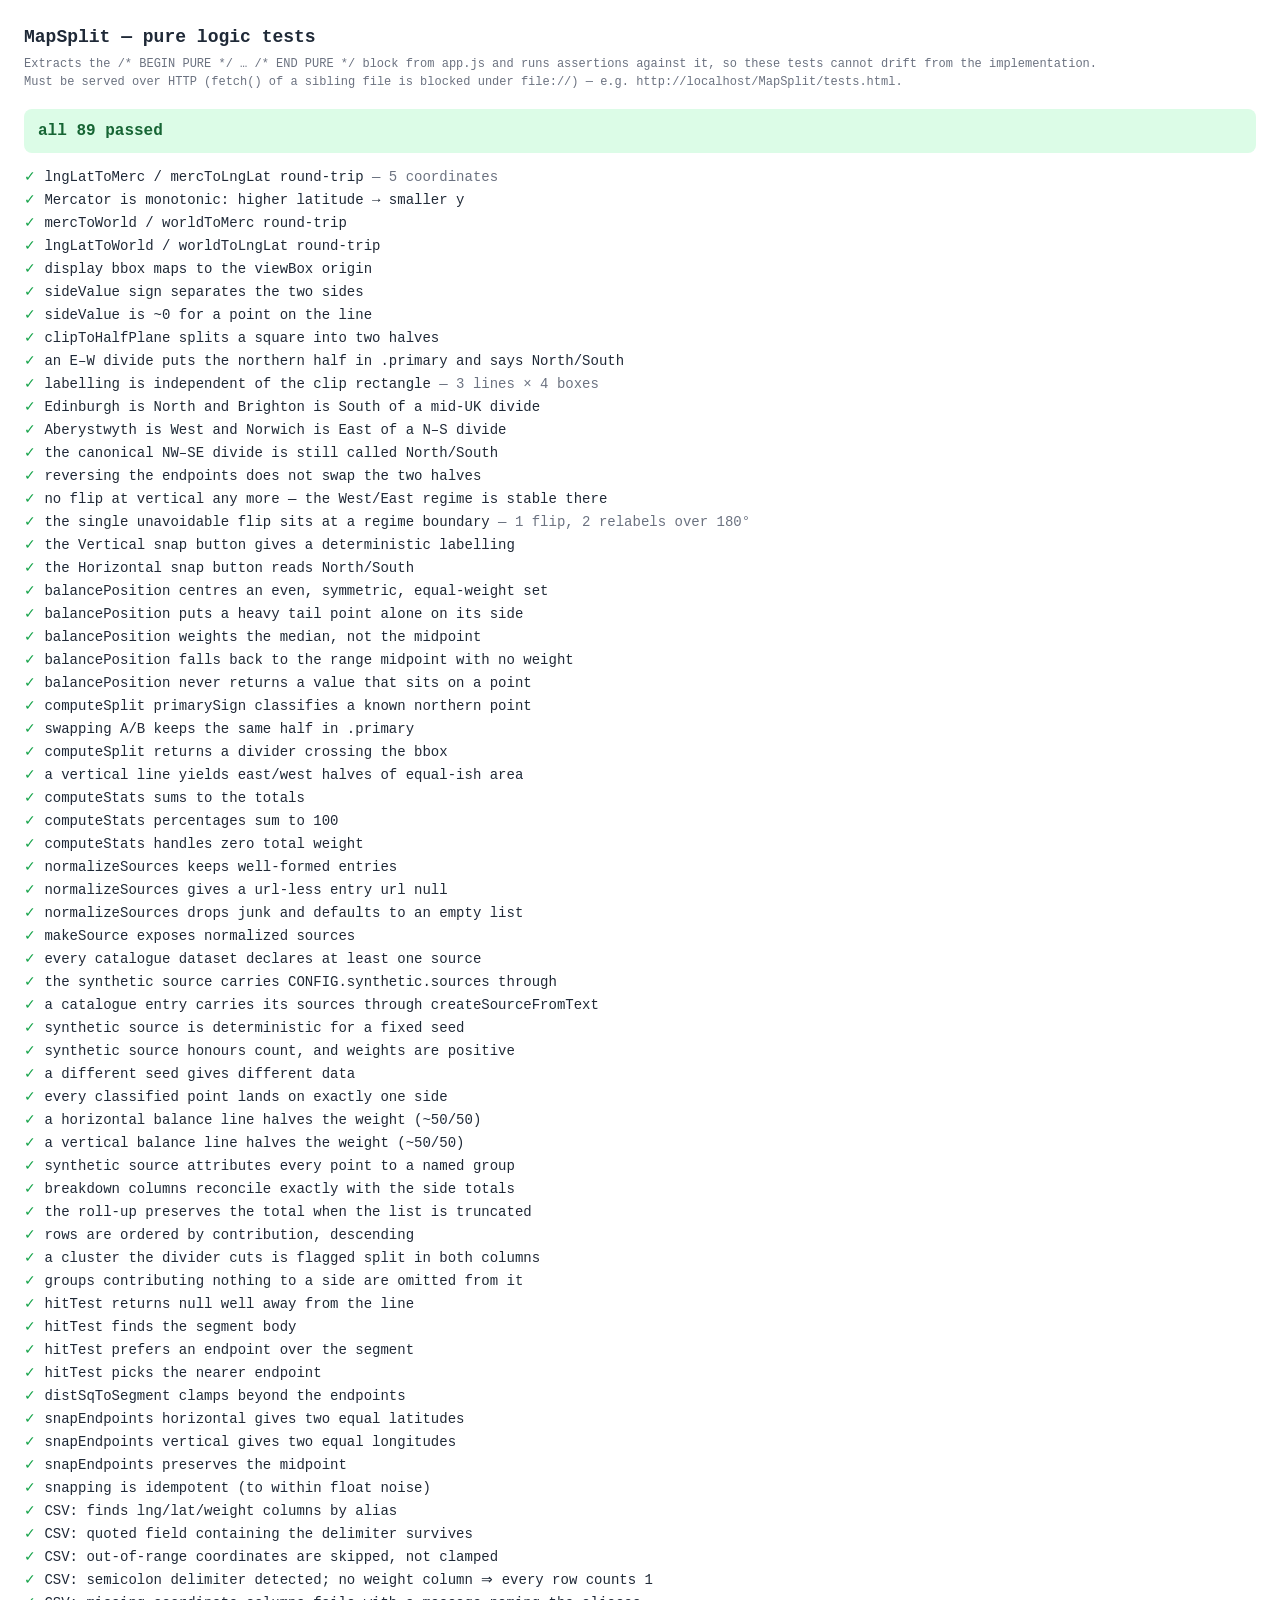
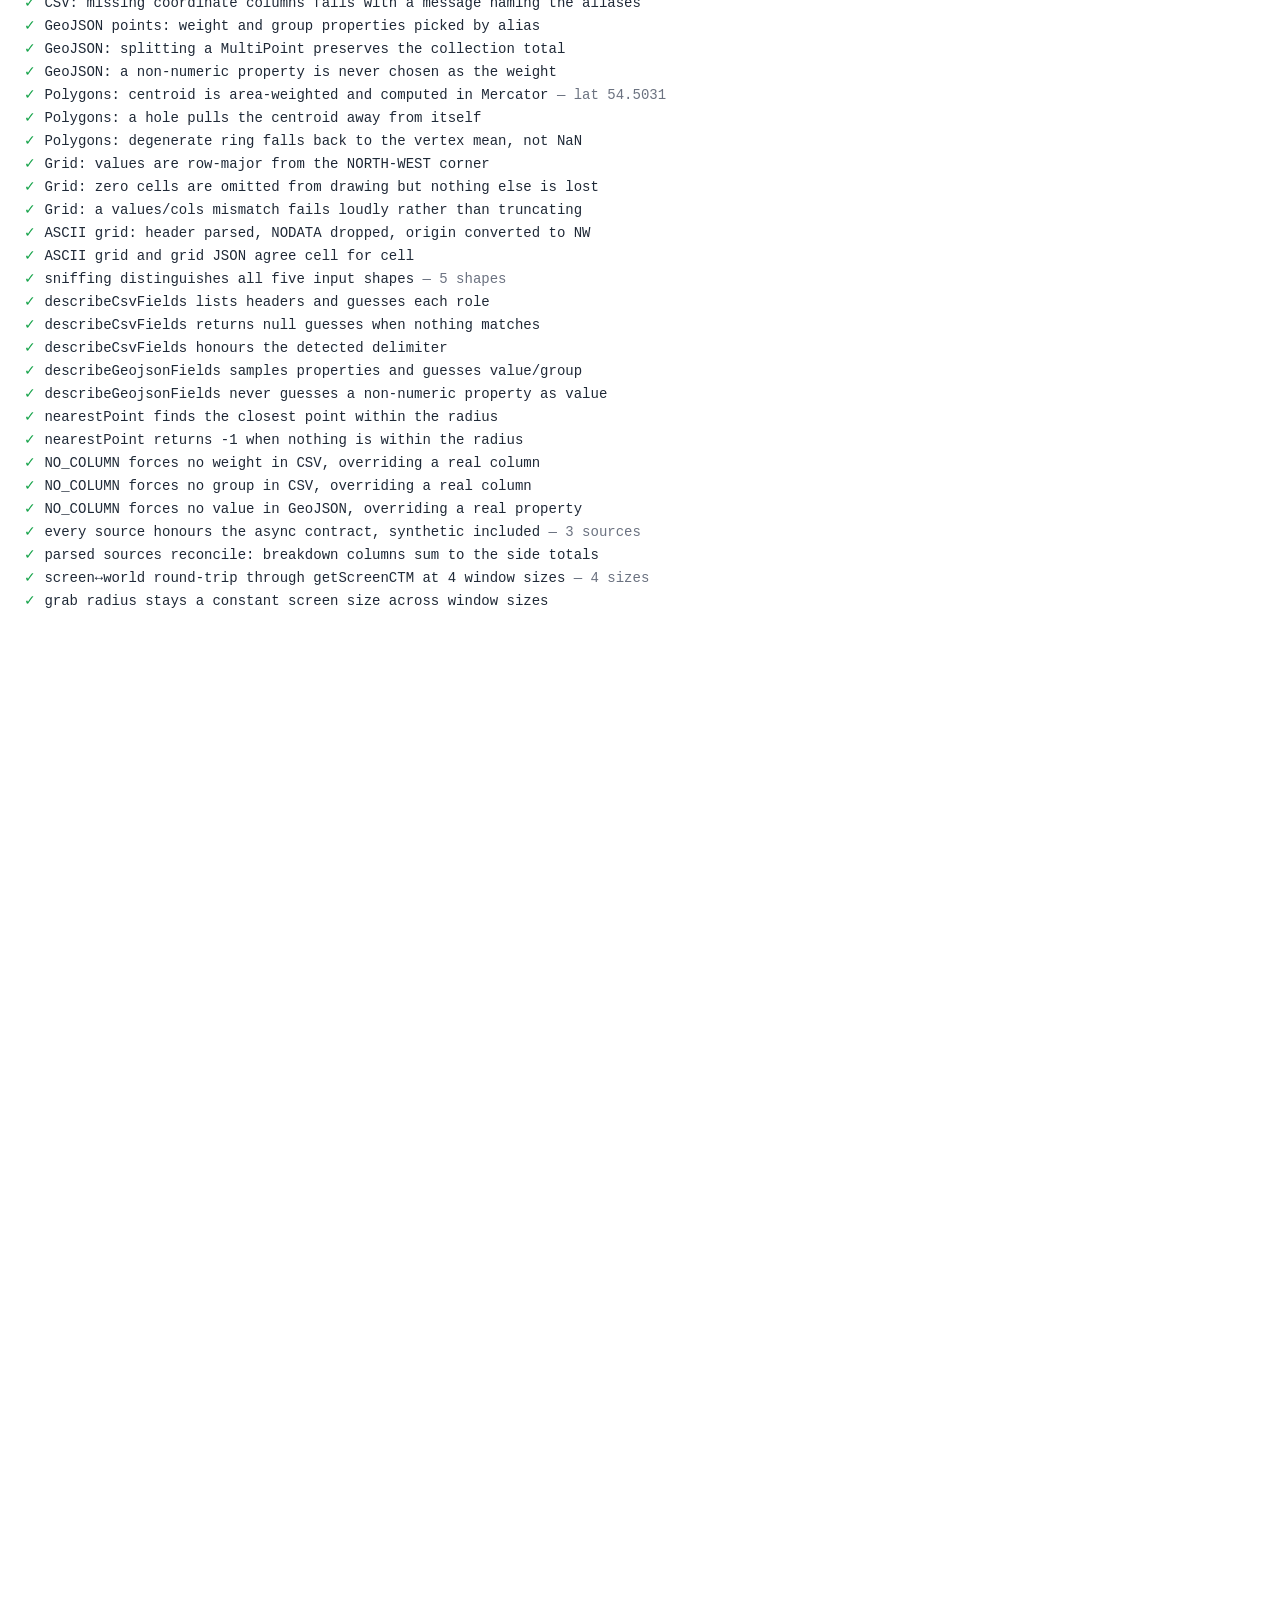
<file: tests.html>
<!DOCTYPE html>
<html lang="en">
  <head>
    <meta charset="utf-8" />
    <meta name="viewport" content="width=device-width, initial-scale=1" />
    <title>MapSplit — tests</title>
    <style>
      body { font: 14px/1.5 ui-monospace, SFMono-Regular, Menlo, monospace;
             margin: 24px; color: #1f2937; }
      h1 { font-size: 18px; margin: 0 0 4px; }
      .note { color: #6b7280; font-size: 12px; margin: 0 0 18px; }
      #summary { font-size: 16px; font-weight: 700; padding: 10px 14px;
                 border-radius: 8px; margin-bottom: 14px; }
      .ok { background: #dcfce7; color: #166534; }
      .bad { background: #fee2e2; color: #991b1b; }
      li { margin: 2px 0; }
      li.pass::marker { content: '✓ '; color: #16a34a; }
      li.fail::marker { content: '✗ '; color: #dc2626; }
      li.fail { color: #991b1b; }
      ul { list-style-position: inside; padding-left: 0; }
      .detail { color: #6b7280; }
      #hidden { position: absolute; visibility: hidden; pointer-events: none; }
    </style>
  </head>
  <body>
    <h1>MapSplit — pure logic tests</h1>
    <p class="note">
      Extracts the <code>/* BEGIN PURE */ … /* END PURE */</code> block from
      <code>app.js</code> and runs assertions against it, so these tests
      cannot drift from the implementation.<br />
      Must be served over HTTP (<code>fetch()</code> of a sibling file is blocked
      under <code>file://</code>) — e.g. <code>http://localhost/MapSplit/tests.html</code>.
    </p>
    <div id="summary">running…</div>
    <ul id="results"></ul>

    <!-- A real SVG, used to test the screen↔world CTM round-trip. -->
    <svg id="hidden" preserveAspectRatio="xMidYMid meet"></svg>

    <script>
      const results = [];
      const near = (a, b, eps = 1e-9) => Math.abs(a - b) <= eps;

      function test(name, fn) {
        try {
          const detail = fn();
          results.push({ name, pass: true, detail: detail || '' });
        } catch (e) {
          results.push({ name, pass: false, detail: e && e.message ? e.message : String(e) });
        }
      }
      function assert(cond, msg) {
        if (!cond) throw new Error(msg || 'assertion failed');
      }

      function render() {
        const ul = document.getElementById('results');
        ul.innerHTML = results
          .map(
            (r) =>
              `<li class="${r.pass ? 'pass' : 'fail'}">${r.name}` +
              (r.detail ? ` <span class="detail">— ${r.detail}</span>` : '') +
              `</li>`
          )
          .join('');
        const failed = results.filter((r) => !r.pass).length;
        const el = document.getElementById('summary');
        el.className = failed ? 'bad' : 'ok';
        el.textContent = failed
          ? `${failed} of ${results.length} FAILED`
          : `all ${results.length} passed`;
      }

      async function main() {
        let src;
        try {
          const html = await fetch('app.js').then((r) => {
            if (!r.ok) throw new Error(`HTTP ${r.status}`);
            return r.text();
          });
          const m = html.match(/\/\* BEGIN PURE \*\/([\s\S]*?)\/\* END PURE \*\//);
          if (!m) throw new Error('PURE markers not found in app.js');
          src = m[1];
        } catch (e) {
          document.getElementById('summary').className = 'bad';
          document.getElementById('summary').textContent =
            `Could not load app.js: ${e.message}. Serve this page over HTTP.`;
          return;
        }

        // Indirect eval → the block's declarations land on globalThis.
        (0, eval)(src);

        // --- projection ----------------------------------------------------
        test('lngLatToMerc / mercToLngLat round-trip', () => {
          for (const ll of [[-8.65, 61], [1.9, 49.8], [0, 0], [-3.6, 54.6], [1.3, 52.63]]) {
            const back = mercToLngLat(lngLatToMerc(ll));
            assert(near(back[0], ll[0], 1e-9), `lng ${back[0]} != ${ll[0]}`);
            assert(near(back[1], ll[1], 1e-9), `lat ${back[1]} != ${ll[1]}`);
          }
          return '5 coordinates';
        });

        test('Mercator is monotonic: higher latitude → smaller y', () => {
          assert(lngLatToMerc([0, 61])[1] < lngLatToMerc([0, 49.8])[1]);
        });

        test('mercToWorld / worldToMerc round-trip', () => {
          for (const m of [[0.4, 0.3], [0.5, 0.28], [0.47597, 0.2848]]) {
            const back = worldToMerc(mercToWorld(m));
            assert(near(back[0], m[0], 1e-12) && near(back[1], m[1], 1e-12));
          }
        });

        test('lngLatToWorld / worldToLngLat round-trip', () => {
          const ll = [-2.5, 54.3];
          const back = worldToLngLat(lngLatToWorld(ll));
          assert(near(back[0], ll[0], 1e-8) && near(back[1], ll[1], 1e-8));
        });

        test('display bbox maps to the viewBox origin', () => {
          const w = lngLatToWorld([CONFIG.displayBbox[0], CONFIG.displayBbox[3]]);
          assert(near(w[0], 0, 1e-6) && near(w[1], 0, 1e-6), `got ${w}`);
        });

        // --- classification ------------------------------------------------
        test('sideValue sign separates the two sides', () => {
          const A = lngLatToMerc([-5, 54]);
          const B = lngLatToMerc([2, 54]);
          const north = lngLatToMerc([-1, 58]);
          const south = lngLatToMerc([-1, 51]);
          assert(Math.sign(sideValue(A, B, north)) !== Math.sign(sideValue(A, B, south)));
        });

        test('sideValue is ~0 for a point on the line', () => {
          const A = lngLatToMerc([-5, 54]);
          const B = lngLatToMerc([2, 54]);
          assert(Math.abs(sideValue(A, B, lngLatToMerc([-1, 54]))) < 1e-12);
        });

        test('clipToHalfPlane splits a square into two halves', () => {
          const sq = [[0, 0], [1, 0], [1, 1], [0, 1]];
          const A = [0, 0.5], B = [1, 0.5];
          const pos = clipToHalfPlane(sq, A, B, +1);
          const neg = clipToHalfPlane(sq, A, B, -1);
          assert(pos.length >= 3 && neg.length >= 3, 'both halves non-degenerate');
          const area = (p) => Math.abs(p.reduce((s, c, i) => {
            const n = p[(i + 1) % p.length];
            return s + c[0] * n[1] - n[0] * c[1];
          }, 0)) / 2;
          assert(near(area(pos), 0.5, 1e-12) && near(area(neg), 0.5, 1e-12),
            `areas ${area(pos)} / ${area(neg)}`);
        });

        // --- computeSplit ---------------------------------------------------
        test('an E–W divide puts the northern half in .primary and says North/South', () => {
          const s = computeSplit([-5, 54], [2, 54], CONFIG.padBbox);
          const latOf = (ring) =>
            ring.reduce((a, p) => a + mercToLngLat(p)[1], 0) / ring.length;
          assert(latOf(s.primary) > latOf(s.secondary),
            `primary ${latOf(s.primary).toFixed(2)} vs secondary ${latOf(s.secondary).toFixed(2)}`);
          assert(s.orientation === 'ns', `orientation ${s.orientation}`);
          assert(s.labels[0] === 'North' && s.labels[1] === 'South', s.labels.join('/'));
        });

        // These are the regression tests for the inverted-labelling bug: the
        // labelling must not depend on the clip rectangle, and a known city
        // must land on the side a human would name.
        test('labelling is independent of the clip rectangle', () => {
          const boxes = [
            [-13, 47, 5, 62],      // the old fixed padBbox
            [-30, 45, 25, 65],     // wide window
            [-9, 49, 2, 61],       // tight
            [-60, 40, 60, 70],     // very wide
          ];
          for (const line of [[[-5, 54], [2, 54]], [[-3.6, 54.6], [0.9, 51.2]], [[-8, 50], [3, 60]]]) {
            const signs = boxes.map((b) => computeSplit(line[0], line[1], b).primarySign);
            assert(new Set(signs).size === 1,
              `line ${JSON.stringify(line)} gave primarySigns ${signs}`);
          }
          return '3 lines × 4 boxes';
        });

        test('Edinburgh is North and Brighton is South of a mid-UK divide', () => {
          const edinburgh = [-3.1883, 55.9533];
          const brighton = [-0.1372, 50.8225];
          for (const box of [[-13, 47, 5, 62], [-60, 40, 60, 70]]) {
            const s = computeSplit([-5, 54], [2, 54], box);
            const labelOf = (ll) =>
              s.labels[(sideValue(s.A, s.B, lngLatToMerc(ll)) >= 0 ? 1 : -1) === s.primarySign ? 0 : 1];
            assert(labelOf(edinburgh) === 'North', `Edinburgh got ${labelOf(edinburgh)}`);
            assert(labelOf(brighton) === 'South', `Brighton got ${labelOf(brighton)}`);
          }
        });

        test('Aberystwyth is West and Norwich is East of a N–S divide', () => {
          // The relabelling case: a vertical divide splits west/east, and the
          // cards must say so rather than "North"/"South".
          const aberystwyth = [-4.0819, 52.4153];
          const norwich = [1.2974, 52.6309];
          const s = computeSplit([-2.5, 50], [-2.5, 60], CONFIG.padBbox);
          assert(s.orientation === 'we', `orientation ${s.orientation}`);
          assert(s.labels[0] === 'West' && s.labels[1] === 'East', s.labels.join('/'));
          const labelOf = (ll) =>
            s.labels[(sideValue(s.A, s.B, lngLatToMerc(ll)) >= 0 ? 1 : -1) === s.primarySign ? 0 : 1];
          assert(labelOf(aberystwyth) === 'West', `Aberystwyth got ${labelOf(aberystwyth)}`);
          assert(labelOf(norwich) === 'East', `Norwich got ${labelOf(norwich)}`);
        });

        test('the canonical NW–SE divide is still called North/South', () => {
          // The threshold is tan(22.5°), NOT 45°, precisely so the Alasdair Rae
          // style diagonal this app exists to draw keeps its North/South naming.
          const s = computeSplit(...CONFIG.defaultLine, CONFIG.padBbox);
          assert(s.orientation === 'ns', `default line got ${s.orientation}`);
        });

        test('reversing the endpoints does not swap the two halves', () => {
          for (const box of [[-13, 47, 5, 62], [-60, 40, 60, 70]]) {
            const fwd = computeSplit([-5, 54], [2, 54], box);
            const rev = computeSplit([2, 54], [-5, 54], box);
            const p = lngLatToMerc([-3, 58]); // definitely northern
            const labelIn = (s) =>
              s.labels[(sideValue(s.A, s.B, p) >= 0 ? 1 : -1) === s.primarySign ? 0 : 1];
            assert(labelIn(fwd) === 'North' && labelIn(rev) === 'North',
              `fwd ${labelIn(fwd)}, rev ${labelIn(rev)}`);
          }
        });

        test('no flip at vertical any more — the West/East regime is stable there', () => {
          // This is what the relabelling bought: rotating through exactly
          // vertical no longer swaps the halves, because inside the West/East
          // band the sign rule keys off dy, which does not change sign there.
          const at = (d) => computeSplit([-4, 50], [-4 + d, 60], CONFIG.padBbox);
          const across = [-0.5, -0.05, 0, 0.05, 0.5].map(at);
          assert(across.every((s) => s.orientation === 'we'), 'all should be West/East');
          assert(new Set(across.map((s) => s.primarySign)).size === 1,
            `flipped at vertical: ${across.map((s) => s.primarySign)}`);
        });

        test('the single unavoidable flip sits at a regime boundary', () => {
          // One discontinuity is topologically unavoidable (rotating 180°
          // returns the same line with its halves exchanged). It must land on
          // the North/South ↔ West/East boundary, where the words change too.
          const at = (t) => computeSplit([-4, 54], [-4 + Math.cos(t), 54 + Math.sin(t)],
                                         CONFIG.padBbox);
          let flips = 0, relabels = 0, prev = at(0);
          for (let i = 1; i <= 180; i++) {
            const cur = at((i * Math.PI) / 180);
            const flipped = cur.primarySign !== prev.primarySign;
            const relabelled = cur.orientation !== prev.orientation;
            if (flipped) { flips++; assert(relabelled, `flip without relabel at ${i}°`); }
            if (relabelled) relabels++;
            prev = cur;
          }
          assert(flips === 1, `expected exactly 1 flip over 180°, got ${flips}`);
          return `${flips} flip, ${relabels} relabels over 180°`;
        });

        test('the Vertical snap button gives a deterministic labelling', () => {
          const runs = [
            snapEndpoints([-3.6, 54.6], [0.9, 51.2], 'vertical'),
            snapEndpoints([-1, 52], [1, 56], 'vertical'),
          ].map(([a, b]) => computeSplit(a, b, CONFIG.padBbox));
          assert(new Set(runs.map((s) => s.primarySign)).size === 1,
            `primarySigns ${runs.map((s) => s.primarySign)}`);
          assert(runs.every((s) => s.orientation === 'we'), 'vertical snap must read West/East');
        });

        test('the Horizontal snap button reads North/South', () => {
          const [a, b] = snapEndpoints([-3.6, 54.6], [0.9, 51.2], 'horizontal');
          assert(computeSplit(a, b, CONFIG.padBbox).orientation === 'ns');
        });

        // --- balancePosition (50/50 boundary) -------------------------------
        test('balancePosition centres an even, symmetric, equal-weight set', () => {
          const m = balancePosition([-2, -1, 1, 2], [1, 1, 1, 1]);
          assert(near(m, 0, 1e-9), `expected 0, got ${m}`);
        });

        test('balancePosition puts a heavy tail point alone on its side', () => {
          // values 0..4 with weight 6 on the last: best split is {4} vs the
          // rest (6 vs 4), so the boundary sits between 3 and 4, NOT past 4.
          const m = balancePosition([0, 1, 2, 3, 4], [1, 1, 1, 1, 6]);
          assert(m > 3 && m < 4, `expected boundary in (3,4), got ${m}`);
        });

        test('balancePosition weights the median, not the midpoint', () => {
          // Nearly all weight at value 0 → boundary above 0, below 10.
          const m = balancePosition([0, 10], [3, 1]);
          assert(m > 0 && m < 10, `expected boundary in (0,10), got ${m}`);
        });

        test('balancePosition falls back to the range midpoint with no weight', () => {
          const m = balancePosition([2, 8], [0, 0]);
          assert(near(m, 5, 1e-9), `expected 5, got ${m}`);
        });

        test('balancePosition never returns a value that sits on a point', () => {
          const vals = [1, 2, 2, 3, 5, 8];
          const m = balancePosition(vals, [2, 1, 1, 4, 1, 1]);
          assert(vals.every((v) => v !== m), `boundary ${m} landed on a point`);
        });

        test('computeSplit primarySign classifies a known northern point', () => {
          const s = computeSplit([-5, 54], [2, 54], CONFIG.padBbox);
          const sgn = sideValue(s.A, s.B, lngLatToMerc([-3, 58])) >= 0 ? 1 : -1;
          assert(sgn === s.primarySign);
        });

        test('swapping A/B keeps the same half in .primary', () => {
          const fwd = computeSplit([-5, 54], [2, 54], CONFIG.padBbox);
          const rev = computeSplit([2, 54], [-5, 54], CONFIG.padBbox);
          const latOf = (ring) =>
            ring.reduce((a, p) => a + mercToLngLat(p)[1], 0) / ring.length;
          assert(near(latOf(fwd.primary), latOf(rev.primary), 1e-9),
            'primary half must be the same regardless of endpoint order');
        });

        test('computeSplit returns a divider crossing the bbox', () => {
          const s = computeSplit([-5, 54], [2, 54], CONFIG.padBbox);
          assert(s.dividerLine && s.dividerLine.length === 2);
        });

        test('a vertical line yields east/west halves of equal-ish area', () => {
          const s = computeSplit([-4, 50], [-4, 60], CONFIG.padBbox);
          assert(s.primary.length >= 3 && s.secondary.length >= 3);
        });

        // --- stats ----------------------------------------------------------
        test('computeStats sums to the totals', () => {
          const sides = ['primary','secondary','primary','secondary'];
          const weights = [10, 20, 30, 40];
          const st = computeStats(sides, weights);
          assert(st.primary.weight === 40 && st.secondary.weight === 60);
          assert(st.totalWeight === 100 && st.totalCount === 4);
        });

        test('computeStats percentages sum to 100', () => {
          const st = computeStats(['primary','secondary','secondary'], [5, 3, 2]);
          assert(near(st.primary.pct + st.secondary.pct, 100, 1e-9));
        });

        test('computeStats handles zero total weight', () => {
          const st = computeStats(['primary','secondary'], [0, 0]);
          assert(st.primary.pct === 0 && st.secondary.pct === 0 && st.totalCount === 2);
        });

        // --- source provenance -----------------------------------------------

        test('normalizeSources keeps well-formed entries', () => {
          const out = normalizeSources([
            { label: 'ONS estimates', url: 'https://ons.gov.uk/x' },
            { label: 'LAD boundaries', url: 'https://geoportal/y' },
          ]);
          assert(out.length === 2);
          assert(out[0].label === 'ONS estimates' && out[0].url === 'https://ons.gov.uk/x');
          assert(out[1].url === 'https://geoportal/y');
        });

        test('normalizeSources gives a url-less entry url null', () => {
          const out = normalizeSources([{ label: 'Loaded from your file: LA.csv' }, { label: 'x', url: '  ' }]);
          assert(out.length === 2);
          assert(out[0].url === null, 'missing url becomes null, not undefined');
          assert(out[1].url === null, 'blank url becomes null too');
        });

        test('normalizeSources drops junk and defaults to an empty list', () => {
          assert(normalizeSources(undefined).length === 0);
          assert(normalizeSources([]).length === 0);
          // No label means nothing to show, so the entry goes rather than
          // rendering an empty bullet.
          assert(normalizeSources([null, {}, { url: 'https://a' }, { label: '  ' }]).length === 0);
        });

        test('makeSource exposes normalized sources', () => {
          const s = makeSource({
            label: 'x', unit: 'people',
            sources: [{ label: 'Some table', url: 'https://a' }, { label: 'note' }],
            features: { coords: [[0, 0]], weights: [1] },
          });
          assert(s.sources.length === 2 && s.sources[1].url === null);
          // A source that declares none still answers with a list.
          assert(makeSource({ label: 'y', features: {} }).sources.length === 0);
        });

        test('every catalogue dataset declares at least one source', () => {
          CONFIG.datasets.forEach((d) => {
            assert(normalizeSources(d.sources).length > 0, `${d.label} has no sources`);
          });
          assert(normalizeSources(CONFIG.synthetic.sources).length > 0, 'synthetic has no sources');
        });

        // The wiring, not just the config: a source built the way the picker
        // and the file:// boot fallback build it must carry its provenance
        // through to the object setSource() reads.
        test('the synthetic source carries CONFIG.synthetic.sources through', () => {
          const s = createSyntheticSource(CONFIG.synthetic);
          assert(s.sources.length === normalizeSources(CONFIG.synthetic.sources).length);
          assert(s.sources[0].url === null, 'the synthetic note is plain text, not a link');
        });

        test('a catalogue entry carries its sources through createSourceFromText', () => {
          const entry = CONFIG.datasets[0];
          const csv = 'lng,lat,Population2024,Name\n-1,52,100,Placeville\n';
          const s = createSourceFromText(entry.url, csv, entry);
          assert(s.sources.length === 2, `got ${s.sources.length}`);
          assert(s.sources[0].url.indexOf('http') === 0);
        });

        // --- data source ------------------------------------------------------
        // getFeatures() resolves a promise in EVERY source, synthetic included,
        // so the fixtures are resolved once here and the assertions below stay
        // synchronous — the harness's `test` does not await.
        const synth = (opts) => createSyntheticSource(opts).getFeatures();
        const SYN = {
          a50: await synth({ count: 50, seed: 42 }),
          b50: await synth({ count: 50, seed: 42 }), // separate call, same seed
          c50: await synth({ count: 50, seed: 43 }),
          n200: await synth({ count: 200, seed: 7 }),
          n300: await synth({ count: 300, seed: 42 }),
          n500: await synth({ count: 500, seed: 42 }),
          n800: await synth({ count: 800, seed: 3 }),
        };

        test('synthetic source is deterministic for a fixed seed', () => {
          const a = SYN.a50, b = SYN.b50;
          assert(JSON.stringify(a.coords) === JSON.stringify(b.coords));
          assert(JSON.stringify(a.weights) === JSON.stringify(b.weights));
        });

        test('synthetic source honours count, and weights are positive', () => {
          const f = SYN.n200;
          assert(f.coords.length === 200 && f.weights.length === 200);
          assert(f.weights.every((w) => w > 0));
        });

        test('a different seed gives different data', () => {
          const a = SYN.a50, b = SYN.c50;
          assert(JSON.stringify(a.coords) !== JSON.stringify(b.coords));
        });

        test('every classified point lands on exactly one side', () => {
          const f = SYN.n500;
          const s = computeSplit([-5, 54], [2, 54], CONFIG.padBbox);
          const sides = f.coords.map((c) => {
            const sgn = sideValue(s.A, s.B, lngLatToMerc(c)) >= 0 ? 1 : -1;
            return sgn === s.primarySign ? 'primary' : 'secondary';
          });
          const st = computeStats(sides, f.weights);
          const total = f.weights.reduce((a, b) => a + b, 0);
          assert(st.totalCount === 500, `count ${st.totalCount}`);
          assert(near(st.totalWeight, total, 1e-9), 'no weight lost or double-counted');
        });

        // The balance boundary, fed back through the real split + stats, must
        // reconcile both sides to within the single straddling point's weight
        // — the tightest a discrete 50/50 can be. maxW bounds that.
        const balanceReconciles = (f, orientation) => {
          const axis = orientation === 'horizontal' ? 1 : 0;
          const med = balancePosition(f.coords.map((c) => c[axis]), f.weights);
          const [a, b] = orientation === 'horizontal'
            ? [[-12, med], [4, med]] : [[med, 49], [med, 61]];
          const s = computeSplit(a, b, CONFIG.padBbox);
          const sides = f.coords.map((c) =>
            (sideValue(s.A, s.B, lngLatToMerc(c)) >= 0 ? 1 : -1) === s.primarySign
              ? 'primary' : 'secondary');
          const st = computeStats(sides, f.weights);
          const maxW = Math.max(...f.weights);
          return { s, gap: Math.abs(st.primary.weight - st.secondary.weight), maxW };
        };

        test('a horizontal balance line halves the weight (~50/50)', () => {
          const r = balanceReconciles(SYN.n800, 'horizontal');
          assert(r.s.orientation === 'ns', 'a horizontal balance line reads North/South');
          assert(r.gap <= r.maxW, `imbalance ${r.gap} exceeds max point weight ${r.maxW}`);
        });

        test('a vertical balance line halves the weight (~50/50)', () => {
          const r = balanceReconciles(SYN.n800, 'vertical');
          assert(r.s.orientation === 'we', 'a vertical balance line reads West/East');
          assert(r.gap <= r.maxW, `imbalance ${r.gap} exceeds max point weight ${r.maxW}`);
        });

        // --- contribution breakdown ---------------------------------------
        test('synthetic source attributes every point to a named group', () => {
          const f = SYN.n300;
          assert(f.groups.length === 300 && f.groupNames.length === 23,
            `${f.groups.length} groups, ${f.groupNames.length} names`);
          assert(f.groups.every((g) => Number.isInteger(g) && f.groupNames[g] !== undefined),
            'every point must index a real group name');
          assert(f.groupNames[f.groupNames.length - 1] === 'Rural scatter');
        });

        test('breakdown columns reconcile exactly with the side totals', () => {
          // The whole point of attributing at synthesis time: the parts must
          // sum to the totals shown on the cards, with nothing lost or double
          // counted.
          const f = SYN.n800;
          const s = computeSplit([-5, 54], [2, 54], CONFIG.padBbox);
          const sides = f.coords.map((c) =>
            (sideValue(s.A, s.B, lngLatToMerc(c)) >= 0 ? 1 : -1) === s.primarySign
              ? 'primary' : 'secondary');
          const stats = computeStats(sides, f.weights);
          // limit = every group, so nothing is rolled up
          const all = summariseContributors(sides, f.weights, f.groups, f.groupNames, 999);
          const sumOf = (col) => col.rows.reduce((a, r) => a + r.weight, 0) + col.moreWeight;
          assert(near(sumOf(all.primary), stats.primary.weight, 1e-9),
            `${sumOf(all.primary)} vs ${stats.primary.weight}`);
          assert(near(sumOf(all.secondary), stats.secondary.weight, 1e-9),
            `${sumOf(all.secondary)} vs ${stats.secondary.weight}`);
        });

        test('the roll-up preserves the total when the list is truncated', () => {
          const f = SYN.n800;
          const s = computeSplit([-5, 54], [2, 54], CONFIG.padBbox);
          const sides = f.coords.map((c) =>
            (sideValue(s.A, s.B, lngLatToMerc(c)) >= 0 ? 1 : -1) === s.primarySign
              ? 'primary' : 'secondary');
          const stats = computeStats(sides, f.weights);
          const top = summariseContributors(sides, f.weights, f.groups, f.groupNames, 3);
          assert(top.primary.rows.length <= 3 && top.secondary.rows.length <= 3);
          const sumOf = (col) => col.rows.reduce((a, r) => a + r.weight, 0) + col.moreWeight;
          assert(near(sumOf(top.primary), stats.primary.weight, 1e-9), 'primary roll-up lost weight');
          assert(near(sumOf(top.secondary), stats.secondary.weight, 1e-9), 'secondary roll-up lost weight');
        });

        test('rows are ordered by contribution, descending', () => {
          const f = SYN.n800;
          const s = computeSplit(...CONFIG.defaultLine, CONFIG.padBbox);
          const sides = f.coords.map((c) =>
            (sideValue(s.A, s.B, lngLatToMerc(c)) >= 0 ? 1 : -1) === s.primarySign
              ? 'primary' : 'secondary');
          const sum = summariseContributors(sides, f.weights, f.groups, f.groupNames, 5);
          for (const col of [sum.primary, sum.secondary]) {
            for (let i = 1; i < col.rows.length; i++) {
              assert(col.rows[i - 1].weight >= col.rows[i].weight, 'out of order');
            }
          }
        });

        test('a cluster the divider cuts is flagged split in both columns', () => {
          // A line straight through the middle of one cluster must mark it,
          // otherwise the same name in both columns just looks like a bug.
          const groupNames = ['Cut', 'North only', 'South only'];
          const groups = [0, 0, 1, 2];
          const weights = [10, 20, 30, 40];
          const sides = ['primary', 'secondary', 'primary', 'secondary'];
          const sum = summariseContributors(sides, weights, groups, groupNames, 5);
          const find = (col, n) => col.rows.find((r) => r.name === n);
          assert(find(sum.primary, 'Cut').split === true, 'primary side not flagged');
          assert(find(sum.secondary, 'Cut').split === true, 'secondary side not flagged');
          assert(find(sum.primary, 'North only').split === false, 'wrongly flagged');
          assert(find(sum.secondary, 'South only').split === false, 'wrongly flagged');
        });

        test('groups contributing nothing to a side are omitted from it', () => {
          const sum = summariseContributors(
            ['primary', 'primary'], [5, 5], [0, 1], ['A', 'B', 'C'], 5);
          assert(sum.primary.rows.length === 2, 'both contributing groups listed');
          assert(sum.secondary.rows.length === 0 && sum.secondary.moreCount === 0,
            'empty side must be empty, not zero-weight rows');
          assert(!sum.primary.rows.some((r) => r.name === 'C'), 'C contributes nothing');
        });

        // --- hit testing --------------------------------------------------
        test('hitTest returns null well away from the line', () => {
          assert(hitTest([100, 100], [0, 0], [10, 0], 2) === null);
        });

        test('hitTest finds the segment body', () => {
          assert(hitTest([5, 1], [0, 0], [10, 0], 2) === 'line');
        });

        test('hitTest prefers an endpoint over the segment', () => {
          // [0.5, 0] is within radius of BOTH endpoint A and the line body.
          assert(hitTest([0.5, 0], [0, 0], [10, 0], 2) === 'a');
        });

        test('hitTest picks the nearer endpoint', () => {
          assert(hitTest([9.5, 0], [0, 0], [10, 0], 2) === 'b');
        });

        test('distSqToSegment clamps beyond the endpoints', () => {
          // Off the end of the segment: distance is to the endpoint, not the
          // infinite line (which would give 0).
          assert(near(distSqToSegment([15, 0], [0, 0], [10, 0]), 25, 1e-12));
        });

        // --- snapping -------------------------------------------------------
        test('snapEndpoints horizontal gives two equal latitudes', () => {
          const [a, b] = snapEndpoints([-3.6, 54.6], [0.9, 51.2], 'horizontal');
          assert(a[1] === b[1], `${a[1]} != ${b[1]}`);
          assert(a[0] !== b[0], 'must still have length');
        });

        test('snapEndpoints vertical gives two equal longitudes', () => {
          const [a, b] = snapEndpoints([-3.6, 54.6], [0.9, 51.2], 'vertical');
          assert(a[0] === b[0], `${a[0]} != ${b[0]}`);
          assert(a[1] !== b[1], 'must still have length');
        });

        test('snapEndpoints preserves the midpoint', () => {
          const a0 = [-3.6, 54.6], b0 = [0.9, 51.2];
          const mid0 = [(a0[0] + b0[0]) / 2, (a0[1] + b0[1]) / 2];
          for (const o of ['horizontal', 'vertical']) {
            const [a, b] = snapEndpoints(a0, b0, o);
            const mid = [(a[0] + b[0]) / 2, (a[1] + b[1]) / 2];
            assert(near(mid[0], mid0[0], 1e-12) && near(mid[1], mid0[1], 1e-12), o);
          }
        });

        test('snapping is idempotent (to within float noise)', () => {
          // Re-snapping recomputes the midpoint and length from the previous
          // result, so it drifts by ~1 ULP. Measured worst case: 2.2e-16.
          // (The prototype's TerraDraw validator rejected exactly this kind of
          // noise as "excessive precision"; nothing here cares.)
          const once = snapEndpoints([-3.6, 54.6], [0.9, 51.2], 'horizontal');
          const twice = snapEndpoints(once[0], once[1], 'horizontal');
          for (let i = 0; i < 2; i++) {
            assert(near(once[i][0], twice[i][0], 1e-12) && near(once[i][1], twice[i][1], 1e-12),
              `drifted at endpoint ${i}`);
          }
        });

        // --- data ingest ----------------------------------------------------
        // Parsing is inside the PURE markers precisely so it can be tested
        // here; the FileReader/fetch that produced the text is not.

        const CSV = 'name,longitude,latitude,population\n' +
          '"Newcastle, Staffs",-2.23,53.01,1200\n' +
          'London,-0.1278,51.5074,9000\n' +
          'nowhere,999,999,5\n';

        test('CSV: finds lng/lat/weight columns by alias', () => {
          const r = parseCsvText(CSV, {});
          assert(r.coords.length === 2, `kept ${r.coords.length}`);
          assert(r.weights[0] === 1200 && r.weights[1] === 9000, 'weights');
          assert(r.unit === 'population', `unit ${r.unit}`);
        });

        test('CSV: quoted field containing the delimiter survives', () => {
          const r = parseCsvText(CSV, {});
          assert(r.groupNames[0] === 'Newcastle, Staffs', r.groupNames[0]);
        });

        test('CSV: out-of-range coordinates are skipped, not clamped', () => {
          const r = parseCsvText(CSV, {});
          assert(r.skipped === 1, `skipped ${r.skipped}`);
          assert(r.coords.every(([lng, lat]) => Math.abs(lng) <= 180 && Math.abs(lat) <= 85));
        });

        test('CSV: semicolon delimiter detected; no weight column ⇒ every row counts 1', () => {
          const r = parseCsvText('lon;lat\n-3;54\n-2;55\n', {});
          assert(r.coords.length === 2, `rows ${r.coords.length}`);
          assert(r.weights.every((w) => w === 1), 'weights not all 1');
          // groups are OPTIONAL in the contract — absent, not empty.
          assert(r.groups === undefined && r.groupNames === undefined, 'groups should be absent');
        });

        test('CSV: missing coordinate columns fails with a message naming the aliases', () => {
          let msg = '';
          try { parseCsvText('a,b\n1,2\n', {}); } catch (e) { msg = e.message; }
          assert(/longitude/.test(msg) && /latitude/.test(msg), `unhelpful: ${msg}`);
        });

        const GJ_POINTS = {
          type: 'FeatureCollection',
          features: [
            { type: 'Feature', properties: { value: 10, region: 'North' },
              geometry: { type: 'Point', coordinates: [-2, 55] } },
            { type: 'Feature', properties: { value: 20, region: 'South' },
              geometry: { type: 'MultiPoint', coordinates: [[-1, 51], [0, 52]] } },
          ],
        };

        test('GeoJSON points: weight and group properties picked by alias', () => {
          const r = parseGeoJsonPoints(GJ_POINTS, {});
          assert(r.coords.length === 3, `coords ${r.coords.length}`);
          assert(r.groupNames.join() === 'North,South', r.groupNames.join());
        });

        test('GeoJSON: splitting a MultiPoint preserves the collection total', () => {
          // The percentages depend on the total, so a MultiPoint's weight has
          // to be shared out rather than repeated per position.
          const r = parseGeoJsonPoints(GJ_POINTS, {});
          const total = r.weights.reduce((a, b) => a + b, 0);
          assert(near(total, 30, 1e-9), `total ${total}`);
        });

        test('GeoJSON: a non-numeric property is never chosen as the weight', () => {
          const r = parseGeoJsonPoints({ type: 'FeatureCollection', features: [
            { type: 'Feature', properties: { name: 'Aye', total: 'lots' },
              geometry: { type: 'Point', coordinates: [-2, 55] } }] }, {});
          assert(r.weights[0] === 1, `picked a string as weight: ${r.weights[0]}`);
        });

        const SQUARE = { type: 'FeatureCollection', features: [
          { type: 'Feature', properties: { pop: 5 }, geometry: { type: 'Polygon',
            coordinates: [[[-2, 54], [-1, 54], [-1, 55], [-2, 55], [-2, 54]]] } }] };

        test('Polygons: centroid is area-weighted and computed in Mercator', () => {
          const r = parseGeoJsonPolygons(SQUARE, {});
          const [lng, lat] = r.coords[0];
          assert(near(lng, -1.5, 1e-6), `lng ${lng}`);
          // Mercator stretches northward, so the area centroid of a lat/lng
          // square sits slightly NORTH of the arithmetic midpoint. Asserting
          // the direction is the point: it proves the centroid was taken in
          // the same space the split is later computed in.
          assert(lat > 54.5 && lat < 54.51, `lat ${lat} not just north of 54.5`);
          assert(r.weights[0] === 5, 'weight');
          return `lat ${lat.toFixed(4)}`;
        });

        test('Polygons: a hole pulls the centroid away from itself', () => {
          const withHole = { type: 'FeatureCollection', features: [
            { type: 'Feature', properties: { pop: 1 }, geometry: { type: 'Polygon', coordinates: [
              [[-2, 54], [-1, 54], [-1, 55], [-2, 55], [-2, 54]],
              [[-1.4, 54.6], [-1.1, 54.6], [-1.1, 54.9], [-1.4, 54.9], [-1.4, 54.6]],
            ] } }] };
          const solid = parseGeoJsonPolygons(SQUARE, {}).coords[0];
          const holed = parseGeoJsonPolygons(withHole, {}).coords[0];
          // Hole sits north-east, so the centroid must move south-west.
          assert(holed[0] < solid[0] && holed[1] < solid[1],
            `moved to ${holed} from ${solid}`);
        });

        test('Polygons: degenerate ring falls back to the vertex mean, not NaN', () => {
          const line = { type: 'FeatureCollection', features: [
            { type: 'Feature', properties: { pop: 2 }, geometry: { type: 'Polygon',
              coordinates: [[[-2, 54], [-1, 54], [-2, 54]]] } }] };
          const r = parseGeoJsonPolygons(line, {});
          assert(r.coords.length === 1 && r.coords[0].every(isFinite), `${r.coords[0]}`);
        });

        const GRID = { cols: 2, rows: 2, bbox: [-4, 50, -2, 52], values: [1, 2, 0, 4] };

        test('Grid: values are row-major from the NORTH-WEST corner', () => {
          const r = parseGridJson(GRID, {});
          assert(near(r.coords[0][0], -3.5, 1e-9), `lng ${r.coords[0][0]}`);
          assert(near(r.coords[0][1], 51.5, 1e-9), `lat ${r.coords[0][1]} — first row should be the NORTH one`);
        });

        test('Grid: zero cells are omitted from drawing but nothing else is lost', () => {
          const r = parseGridJson(GRID, {});
          assert(r.coords.length === 3, `cells ${r.coords.length}`);
          assert(near(r.weights.reduce((a, b) => a + b, 0), 7, 1e-9), 'total');
          // Empty cells are gaps, not broken records: `skipped` is reserved for
          // cells whose COORDINATES are unusable, so that a grid in the wrong
          // projection reads differently from one that is merely sparse.
          assert(r.skipped === 0, `empty cells reported as skipped: ${r.skipped}`);
          assert(r.notes.some((n) => /empty cells/.test(n)), r.notes.join(' | '));
        });

        test('Grid: a values/cols mismatch fails loudly rather than truncating', () => {
          let msg = '';
          try { parseGridJson({ cols: 3, rows: 2, bbox: [-4, 50, -2, 52], values: [1, 2] }, {}); }
          catch (e) { msg = e.message; }
          assert(/values/.test(msg), `got: ${msg}`);
        });

        const ASC = 'ncols 2\nnrows 2\nxllcorner -4\nyllcorner 50\ncellsize 1\n' +
          'NODATA_value -9999\n1 2\n-9999 4\n';

        test('ASCII grid: header parsed, NODATA dropped, origin converted to NW', () => {
          const r = parseAsciiGrid(ASC, {});
          assert(r.coords.length === 3, `cells ${r.coords.length}`);
          assert(near(r.coords[0][1], 51.5, 1e-9), `lat ${r.coords[0][1]}`);
          assert(r.skipped === 0, `NODATA misreported as bad coordinates: ${r.skipped}`);
        });

        test('ASCII grid and grid JSON agree cell for cell', () => {
          // The same surface in two formats must produce identical features,
          // which is the check that catches an origin or row-order slip.
          const a = parseAsciiGrid(ASC, {});
          const b = parseGridJson(GRID, {});
          assert(JSON.stringify(a.coords) === JSON.stringify(b.coords),
            `${JSON.stringify(a.coords)} vs ${JSON.stringify(b.coords)}`);
          assert(JSON.stringify(a.weights) === JSON.stringify(b.weights), 'weights differ');
        });

        test('sniffing distinguishes all five input shapes', () => {
          const cases = [
            ['a.csv', CSV, 'csv'],
            ['a.geojson', JSON.stringify(GJ_POINTS), 'geojson-points'],
            ['a.json', JSON.stringify(SQUARE), 'geojson-polygons'],
            ['a.json', JSON.stringify(GRID), 'grid-json'],
            ['a.asc', ASC, 'ascii-grid'],
          ];
          for (const [name, text, want] of cases) {
            const got = detectSourceType(name, text);
            assert(got === want, `${name}: got ${got}, want ${want}`);
          }
          return '5 shapes';
        });

        // --- load-time column mapping helpers -------------------------------
        // These feed the mapping dialog: they list a file's columns and the
        // guess the alias logic would make, so the user can confirm or override
        // before the full parse. Pure, so tested here.

        test('describeCsvFields lists headers and guesses each role', () => {
          const d = describeCsvFields(CSV, {});
          assert(d.fields.join() === 'name,longitude,latitude,population', d.fields.join());
          assert(d.guesses.lng === 'longitude' && d.guesses.lat === 'latitude',
            JSON.stringify(d.guesses));
          assert(d.guesses.weight === 'population', d.guesses.weight);
          assert(d.guesses.group === 'name', d.guesses.group);
        });

        test('describeCsvFields returns null guesses when nothing matches', () => {
          const d = describeCsvFields('a,b\n1,2\n', {});
          assert(d.fields.join() === 'a,b', d.fields.join());
          assert(d.guesses.lng === null && d.guesses.lat === null, 'lng/lat should be null');
          assert(d.guesses.weight === null && d.guesses.group === null, 'weight/group null');
        });

        test('describeCsvFields honours the detected delimiter', () => {
          const d = describeCsvFields('lon;lat;pop\n-3;54;5\n', {});
          assert(d.fields.join() === 'lon,lat,pop', d.fields.join());
          assert(d.guesses.lng === 'lon' && d.guesses.weight === 'pop', JSON.stringify(d.guesses));
        });

        test('describeGeojsonFields samples properties and guesses value/group', () => {
          const d = describeGeojsonFields(GJ_POINTS, {});
          assert(d.fields.join() === 'value,region', d.fields.join());
          assert(d.guesses.weight === 'value', d.guesses.weight);
          assert(d.guesses.group === 'region', d.guesses.group);
        });

        test('describeGeojsonFields never guesses a non-numeric property as value', () => {
          const obj = { type: 'FeatureCollection', features: [
            { type: 'Feature', properties: { label: 'x', n: 3 },
              geometry: { type: 'Point', coordinates: [-2, 55] } },
          ] };
          const d = describeGeojsonFields(obj, {});
          assert(d.fields.join() === 'label,n', d.fields.join());
          assert(d.guesses.weight === 'n', d.guesses.weight);      // numeric only
          assert(d.guesses.group === 'label', d.guesses.group);    // string is fine here
        });

        test('nearestPoint finds the closest point within the radius', () => {
          const pts = [[0, 0], [10, 0], [10, 10]];
          assert(nearestPoint(pts, [9, 0], 2) === 1, 'should hit index 1');
          assert(nearestPoint(pts, [0.5, 0.5], 2) === 0, 'should hit index 0');
        });

        test('nearestPoint returns -1 when nothing is within the radius', () => {
          assert(nearestPoint([[0, 0], [10, 0]], [5, 5], 2) === -1, 'should miss');
          assert(nearestPoint([], [0, 0], 5) === -1, 'empty set misses');
        });

        test('NO_COLUMN forces no weight in CSV, overriding a real column', () => {
          // The dialog's "— none —" for Value: population exists but is declined.
          const r = parseCsvText(CSV, { weightColumn: NO_COLUMN });
          assert(r.weights.every((w) => w === 1), `weights ${r.weights.join()}`);
        });

        test('NO_COLUMN forces no group in CSV, overriding a real column', () => {
          const r = parseCsvText(CSV, { groupColumn: NO_COLUMN });
          assert(r.groups === undefined && r.groupNames === undefined, 'groups should be absent');
        });

        test('NO_COLUMN forces no value in GeoJSON, overriding a real property', () => {
          // Each of the 2 features now counts 1; the MultiPoint splits its 1
          // evenly across its 2 positions, so the total is the feature count.
          const r = parseGeoJsonPoints(GJ_POINTS, { weightProperty: NO_COLUMN });
          const total = r.weights.reduce((a, w) => a + w, 0);
          assert(near(total, 2, 1e-9), `total ${total}`);
        });

        // Stays synchronous on purpose: the harness's `test` does not await,
        // so an async body would report a Promise as its detail and turn a
        // failed assertion into an unhandled rejection instead of a red line.
        test('every source honours the async contract, synthetic included', () => {
          // Deliberately checks the SHAPE synchronously: the contract is that
          // getFeatures() returns a thenable, not that it has resolved.
          for (const src of [
            createSyntheticSource({ count: 10, seed: 1 }),
            createSourceFromText('x.csv', CSV, {}),
            createGridSource(GRID, {}),
          ]) {
            const p = src.getFeatures();
            assert(p && typeof p.then === 'function', `${src.label} is not a promise`);
          }
          return '3 sources';
        });

        test('parsed sources reconcile: breakdown columns sum to the side totals', () => {
          // The same guarantee the synthetic source carries, now for a parsed
          // one — groups must be attributed at parse time for this to hold.
          const f = parseCsvText(CSV, {});
          const sides = f.coords.map((_, i) => (i === 0 ? 'primary' : 'secondary'));
          const stats = computeStats(sides, f.weights);
          const sum = summariseContributors(sides, f.weights, f.groups, f.groupNames, 5);
          for (const side of ['primary', 'secondary']) {
            const col = sum[side];
            const total = col.rows.reduce((a, r) => a + r.weight, 0) + col.moreWeight;
            assert(near(total, stats[side].weight, 1e-9),
              `${side}: ${total} vs ${stats[side].weight}`);
          }
        });

        // --- screen ↔ world via the real CTM --------------------------------
        test('screen↔world round-trip through getScreenCTM at 4 window sizes', () => {
          const svg = document.getElementById('hidden');
          // Same viewBox the app uses.
          svg.setAttribute('viewBox', '0 0 29306 55249');
          const sizes = [[320, 480], [800, 600], [1440, 900], [2560, 1440]];
          for (const [w, h] of sizes) {
            svg.setAttribute('width', w);
            svg.setAttribute('height', h);
            const ctm = svg.getScreenCTM();
            assert(ctm && ctm.a, `no CTM at ${w}x${h}`);
            const pt = svg.createSVGPoint();
            pt.x = 123.5; pt.y = 456.25;
            const world = pt.matrixTransform(ctm.inverse());
            const back = new DOMPoint(world.x, world.y).matrixTransform(ctm);
            // SVG's CTM is float32 internally, so the round-trip loses ~1e-6 of
            // a pixel. A tolerance of 1e-3 px is still four orders of magnitude
            // finer than anything a pointer can express.
            assert(near(back.x, 123.5, 1e-3) && near(back.y, 456.25, 1e-3),
              `${w}x${h}: ${back.x},${back.y}`);
            // preserveAspectRatio="xMidYMid meet" ⇒ uniform scale.
            assert(near(ctm.a, ctm.d, 1e-9), `non-uniform scale at ${w}x${h}`);
          }
          return '4 sizes';
        });

        test('grab radius stays a constant screen size across window sizes', () => {
          const svg = document.getElementById('hidden');
          svg.setAttribute('viewBox', '0 0 29306 55249');
          const px = [];
          for (const [w, h] of [[400, 300], [1600, 1200]]) {
            svg.setAttribute('width', w);
            svg.setAttribute('height', h);
            const ctm = svg.getScreenCTM();
            const unitsPerPx = 1 / ctm.a;
            const radiusWorld = CONFIG.grabRadiusPx * unitsPerPx;
            px.push(radiusWorld * ctm.a); // back to screen px
          }
          assert(near(px[0], CONFIG.grabRadiusPx, 1e-9) && near(px[1], CONFIG.grabRadiusPx, 1e-9),
            `got ${px}`);
        });

        render();
      }

      main();
    </script>
  </body>
</html>
</file>
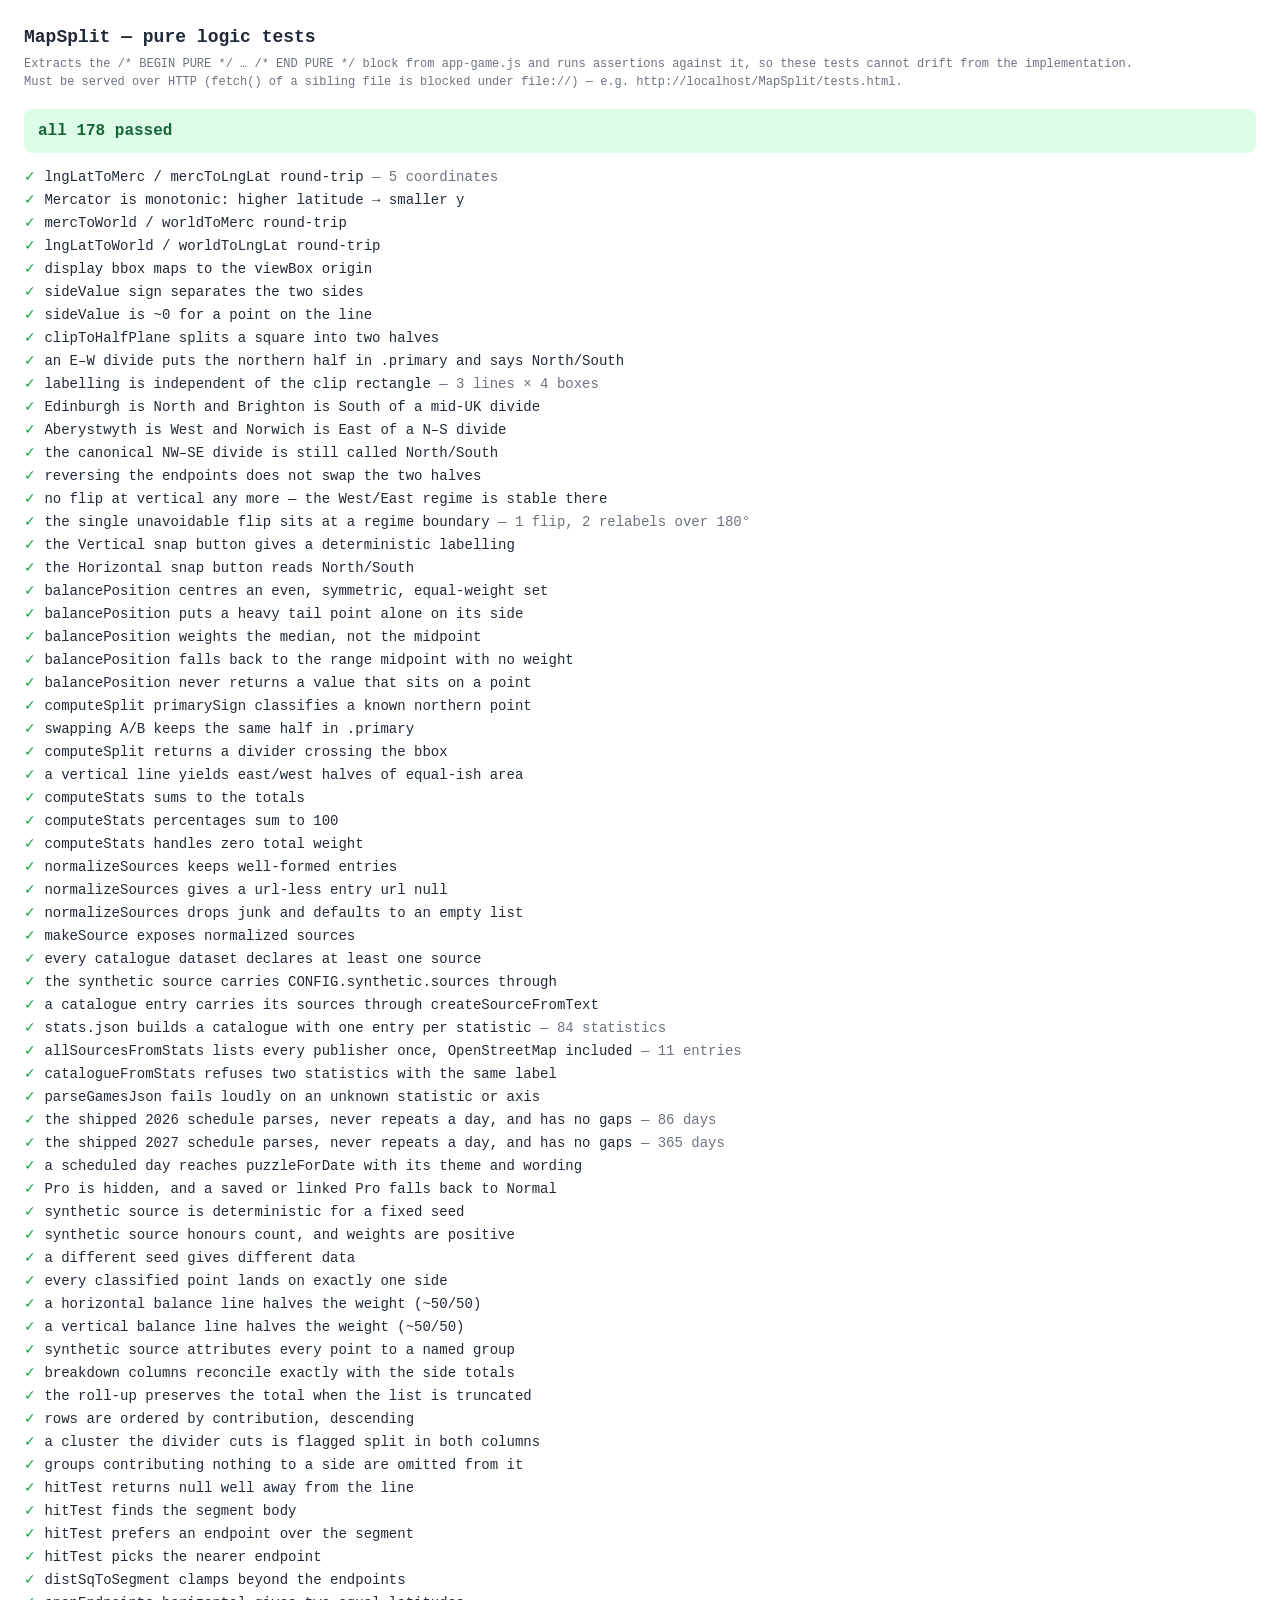
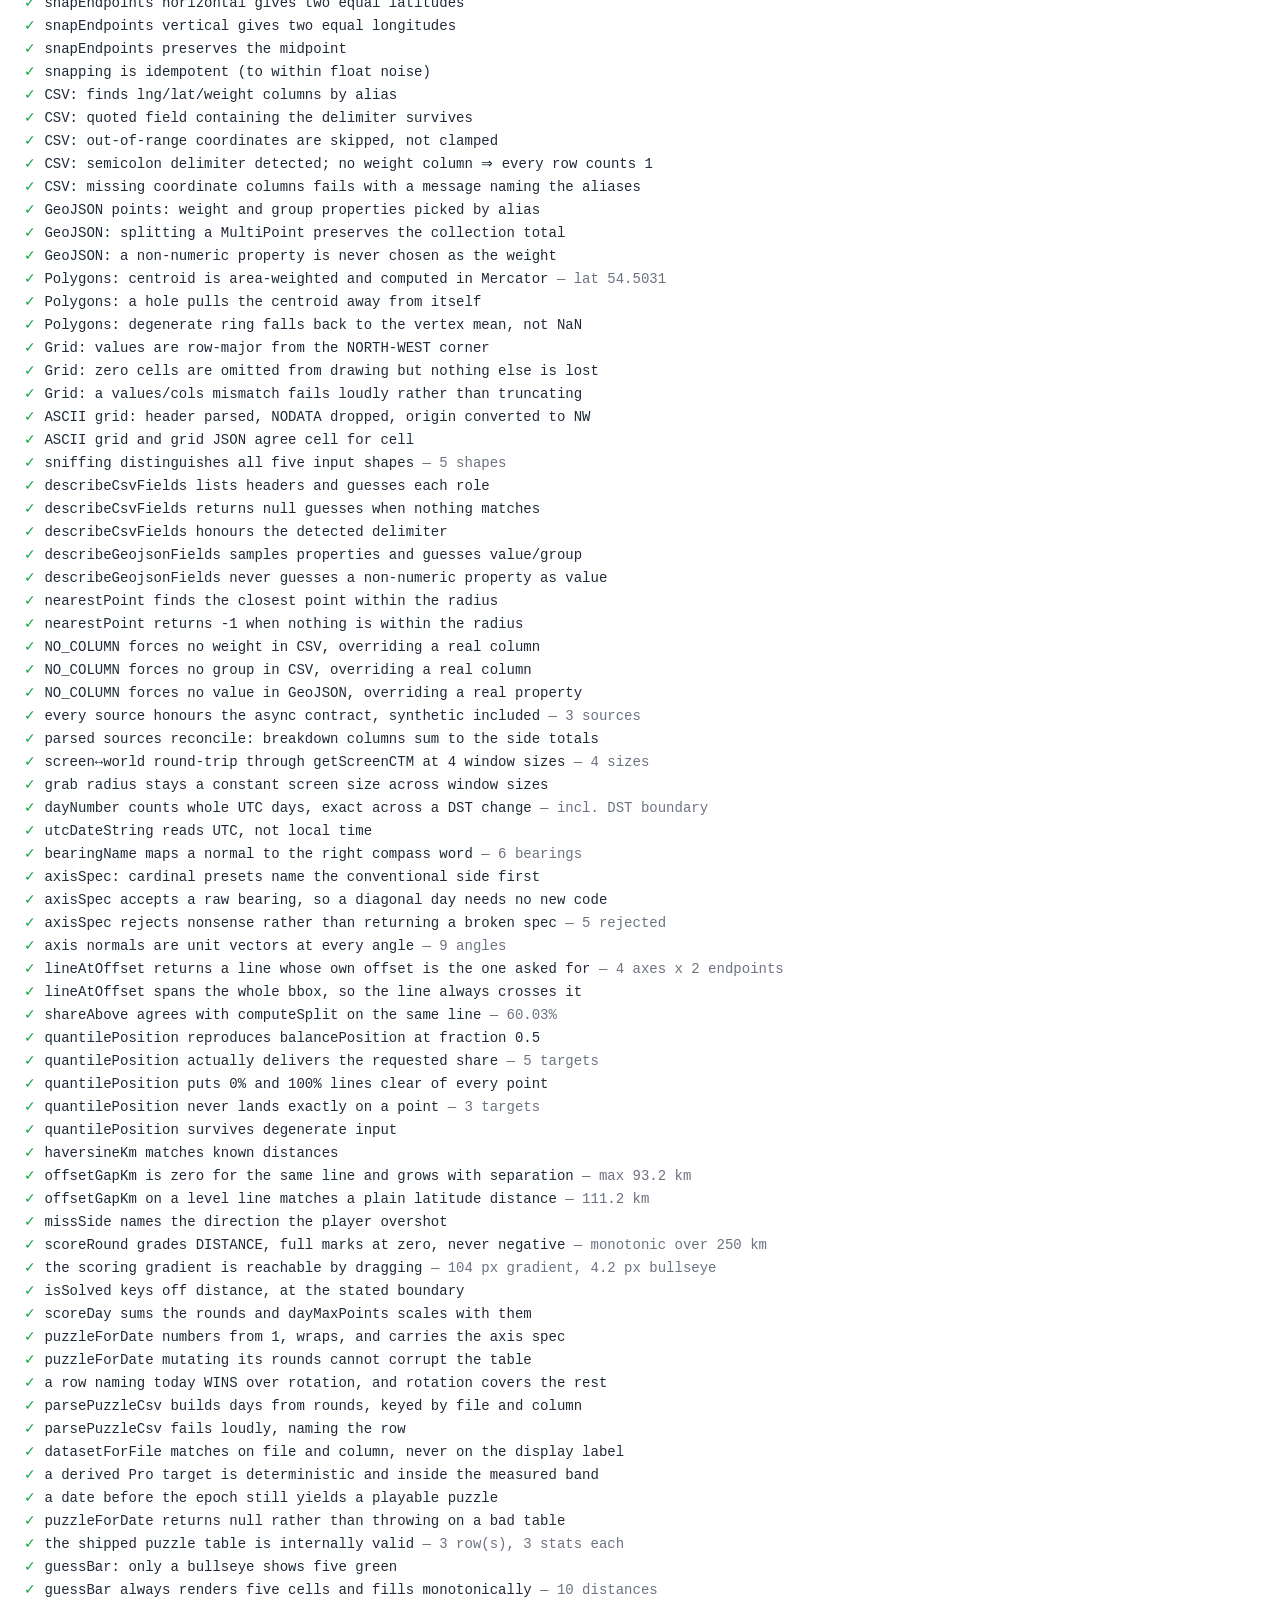
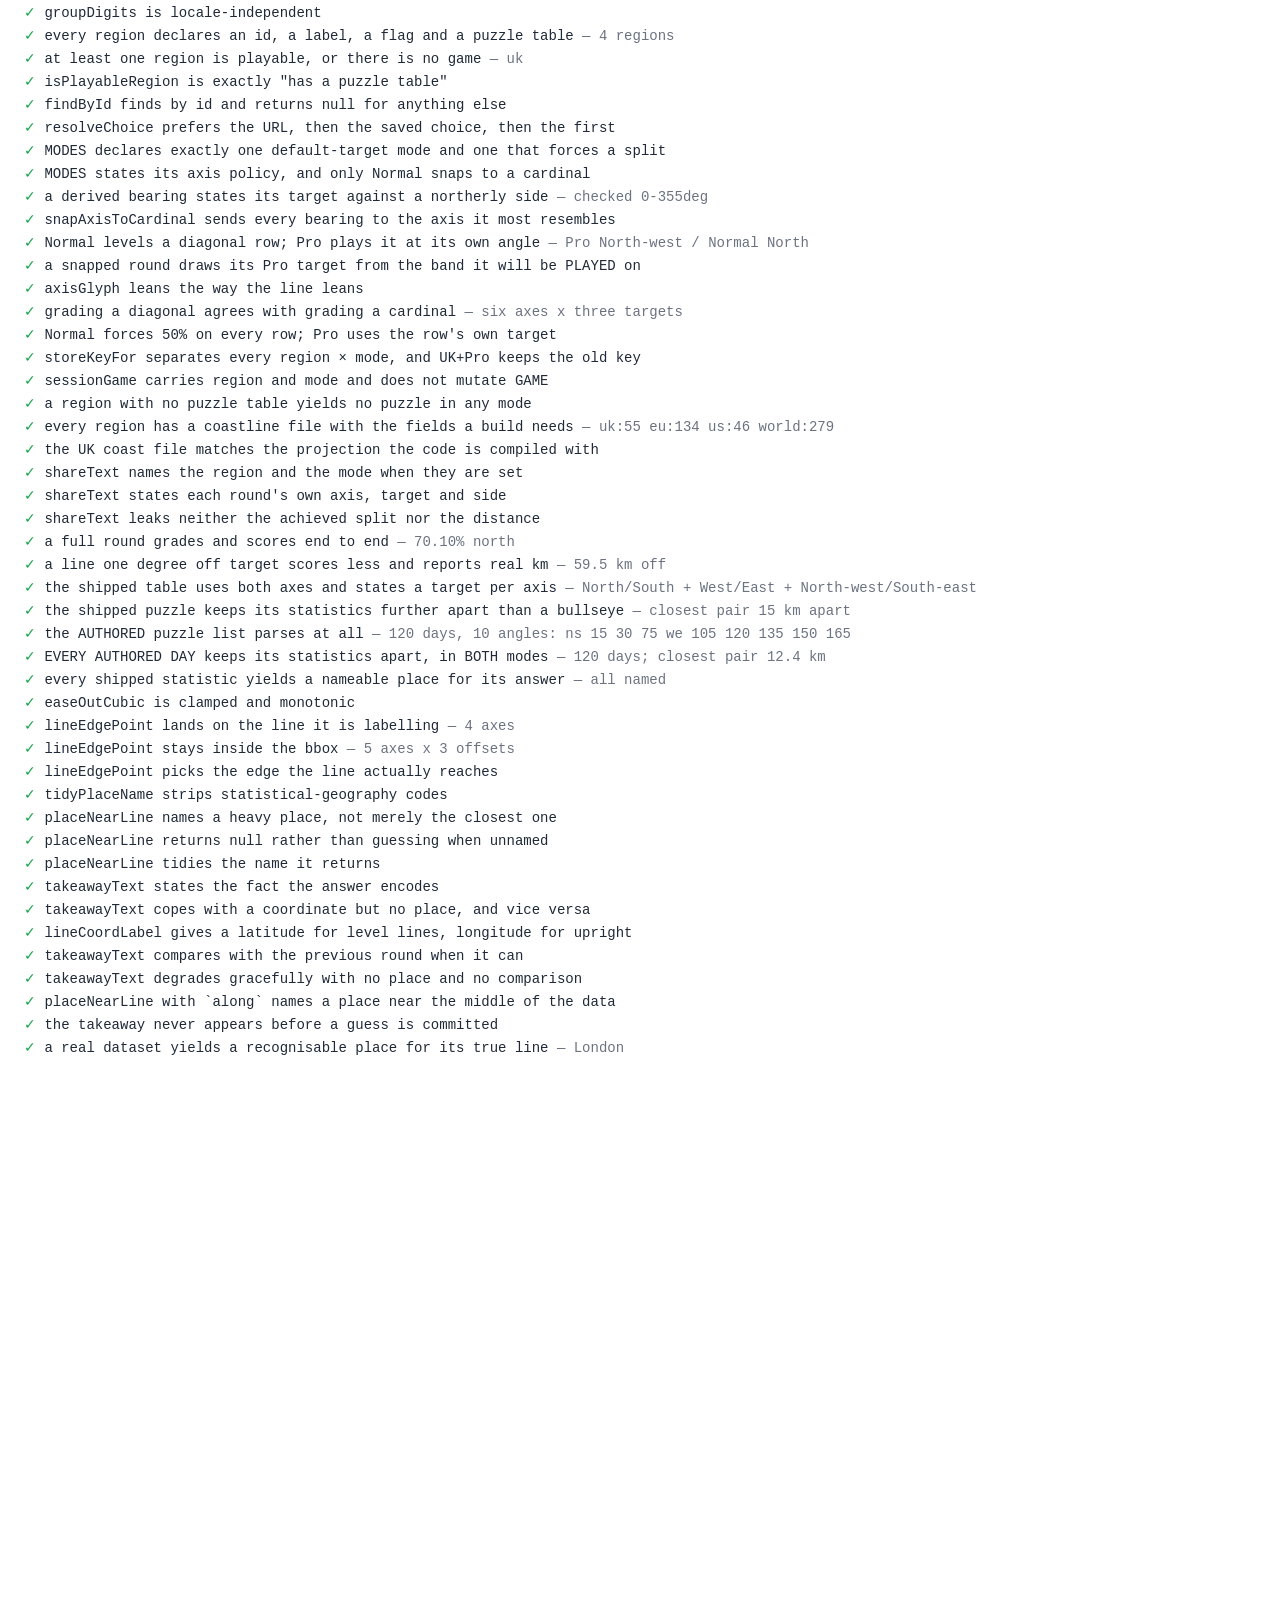
<file: Play/tests-game.html>
<!DOCTYPE html>
<html lang="en">
  <head>
    <meta charset="utf-8" />
    <meta name="viewport" content="width=device-width, initial-scale=1" />
    <title>MapSplit — tests</title>
    <style>
      body { font: 14px/1.5 ui-monospace, SFMono-Regular, Menlo, monospace;
             margin: 24px; color: #1f2937; }
      h1 { font-size: 18px; margin: 0 0 4px; }
      .note { color: #6b7280; font-size: 12px; margin: 0 0 18px; }
      #summary { font-size: 16px; font-weight: 700; padding: 10px 14px;
                 border-radius: 8px; margin-bottom: 14px; }
      .ok { background: #dcfce7; color: #166534; }
      .bad { background: #fee2e2; color: #991b1b; }
      li { margin: 2px 0; }
      li.pass::marker { content: '✓ '; color: #16a34a; }
      li.fail::marker { content: '✗ '; color: #dc2626; }
      li.fail { color: #991b1b; }
      ul { list-style-position: inside; padding-left: 0; }
      .detail { color: #6b7280; }
      #hidden { position: absolute; visibility: hidden; pointer-events: none; }
    </style>
  </head>
  <body>
    <h1>MapSplit — pure logic tests</h1>
    <p class="note">
      Extracts the <code>/* BEGIN PURE */ … /* END PURE */</code> block from
      <code>app-game.js</code> and runs assertions against it, so these tests
      cannot drift from the implementation.<br />
      Must be served over HTTP (<code>fetch()</code> of a sibling file is blocked
      under <code>file://</code>) — e.g. <code>http://localhost/MapSplit/tests.html</code>.
    </p>
    <div id="summary">running…</div>
    <ul id="results"></ul>

    <!-- A real SVG, used to test the screen↔world CTM round-trip. -->
    <svg id="hidden" preserveAspectRatio="xMidYMid meet"></svg>

    <script>
      const results = [];
      const near = (a, b, eps = 1e-9) => Math.abs(a - b) <= eps;

      function test(name, fn) {
        try {
          const detail = fn();
          results.push({ name, pass: true, detail: detail || '' });
        } catch (e) {
          results.push({ name, pass: false, detail: e && e.message ? e.message : String(e) });
        }
      }
      function assert(cond, msg) {
        if (!cond) throw new Error(msg || 'assertion failed');
      }

      function render() {
        const ul = document.getElementById('results');
        ul.innerHTML = results
          .map(
            (r) =>
              `<li class="${r.pass ? 'pass' : 'fail'}">${r.name}` +
              (r.detail ? ` <span class="detail">— ${r.detail}</span>` : '') +
              `</li>`
          )
          .join('');
        const failed = results.filter((r) => !r.pass).length;
        const el = document.getElementById('summary');
        el.className = failed ? 'bad' : 'ok';
        el.textContent = failed
          ? `${failed} of ${results.length} FAILED`
          : `all ${results.length} passed`;
      }

      async function main() {
        let src;
        try {
          const html = await fetch('app-game.js').then((r) => {
            if (!r.ok) throw new Error(`HTTP ${r.status}`);
            return r.text();
          });
          const m = html.match(/\/\* BEGIN PURE \*\/([\s\S]*?)\/\* END PURE \*\//);
          if (!m) throw new Error('PURE markers not found in app-game.js');
          src = m[1];
        } catch (e) {
          document.getElementById('summary').className = 'bad';
          document.getElementById('summary').textContent =
            `Could not load app-game.js: ${e.message}. Serve this page over HTTP.`;
          return;
        }

        // Indirect eval → the block's declarations land on globalThis.
        (0, eval)(src);

        // --- projection ----------------------------------------------------
        test('lngLatToMerc / mercToLngLat round-trip', () => {
          for (const ll of [[-8.65, 61], [1.9, 49.8], [0, 0], [-3.6, 54.6], [1.3, 52.63]]) {
            const back = mercToLngLat(lngLatToMerc(ll));
            assert(near(back[0], ll[0], 1e-9), `lng ${back[0]} != ${ll[0]}`);
            assert(near(back[1], ll[1], 1e-9), `lat ${back[1]} != ${ll[1]}`);
          }
          return '5 coordinates';
        });

        test('Mercator is monotonic: higher latitude → smaller y', () => {
          assert(lngLatToMerc([0, 61])[1] < lngLatToMerc([0, 49.8])[1]);
        });

        test('mercToWorld / worldToMerc round-trip', () => {
          for (const m of [[0.4, 0.3], [0.5, 0.28], [0.47597, 0.2848]]) {
            const back = worldToMerc(mercToWorld(m));
            assert(near(back[0], m[0], 1e-12) && near(back[1], m[1], 1e-12));
          }
        });

        test('lngLatToWorld / worldToLngLat round-trip', () => {
          const ll = [-2.5, 54.3];
          const back = worldToLngLat(lngLatToWorld(ll));
          assert(near(back[0], ll[0], 1e-8) && near(back[1], ll[1], 1e-8));
        });

        test('display bbox maps to the viewBox origin', () => {
          const w = lngLatToWorld([CONFIG.displayBbox[0], CONFIG.displayBbox[3]]);
          assert(near(w[0], 0, 1e-6) && near(w[1], 0, 1e-6), `got ${w}`);
        });

        // --- classification ------------------------------------------------
        test('sideValue sign separates the two sides', () => {
          const A = lngLatToMerc([-5, 54]);
          const B = lngLatToMerc([2, 54]);
          const north = lngLatToMerc([-1, 58]);
          const south = lngLatToMerc([-1, 51]);
          assert(Math.sign(sideValue(A, B, north)) !== Math.sign(sideValue(A, B, south)));
        });

        test('sideValue is ~0 for a point on the line', () => {
          const A = lngLatToMerc([-5, 54]);
          const B = lngLatToMerc([2, 54]);
          assert(Math.abs(sideValue(A, B, lngLatToMerc([-1, 54]))) < 1e-12);
        });

        test('clipToHalfPlane splits a square into two halves', () => {
          const sq = [[0, 0], [1, 0], [1, 1], [0, 1]];
          const A = [0, 0.5], B = [1, 0.5];
          const pos = clipToHalfPlane(sq, A, B, +1);
          const neg = clipToHalfPlane(sq, A, B, -1);
          assert(pos.length >= 3 && neg.length >= 3, 'both halves non-degenerate');
          const area = (p) => Math.abs(p.reduce((s, c, i) => {
            const n = p[(i + 1) % p.length];
            return s + c[0] * n[1] - n[0] * c[1];
          }, 0)) / 2;
          assert(near(area(pos), 0.5, 1e-12) && near(area(neg), 0.5, 1e-12),
            `areas ${area(pos)} / ${area(neg)}`);
        });

        // --- computeSplit ---------------------------------------------------
        test('an E–W divide puts the northern half in .primary and says North/South', () => {
          const s = computeSplit([-5, 54], [2, 54], CONFIG.padBbox);
          const latOf = (ring) =>
            ring.reduce((a, p) => a + mercToLngLat(p)[1], 0) / ring.length;
          assert(latOf(s.primary) > latOf(s.secondary),
            `primary ${latOf(s.primary).toFixed(2)} vs secondary ${latOf(s.secondary).toFixed(2)}`);
          assert(s.orientation === 'ns', `orientation ${s.orientation}`);
          assert(s.labels[0] === 'North' && s.labels[1] === 'South', s.labels.join('/'));
        });

        // These are the regression tests for the inverted-labelling bug: the
        // labelling must not depend on the clip rectangle, and a known city
        // must land on the side a human would name.
        test('labelling is independent of the clip rectangle', () => {
          const boxes = [
            [-13, 47, 5, 62],      // the old fixed padBbox
            [-30, 45, 25, 65],     // wide window
            [-9, 49, 2, 61],       // tight
            [-60, 40, 60, 70],     // very wide
          ];
          for (const line of [[[-5, 54], [2, 54]], [[-3.6, 54.6], [0.9, 51.2]], [[-8, 50], [3, 60]]]) {
            const signs = boxes.map((b) => computeSplit(line[0], line[1], b).primarySign);
            assert(new Set(signs).size === 1,
              `line ${JSON.stringify(line)} gave primarySigns ${signs}`);
          }
          return '3 lines × 4 boxes';
        });

        test('Edinburgh is North and Brighton is South of a mid-UK divide', () => {
          const edinburgh = [-3.1883, 55.9533];
          const brighton = [-0.1372, 50.8225];
          for (const box of [[-13, 47, 5, 62], [-60, 40, 60, 70]]) {
            const s = computeSplit([-5, 54], [2, 54], box);
            const labelOf = (ll) =>
              s.labels[(sideValue(s.A, s.B, lngLatToMerc(ll)) >= 0 ? 1 : -1) === s.primarySign ? 0 : 1];
            assert(labelOf(edinburgh) === 'North', `Edinburgh got ${labelOf(edinburgh)}`);
            assert(labelOf(brighton) === 'South', `Brighton got ${labelOf(brighton)}`);
          }
        });

        test('Aberystwyth is West and Norwich is East of a N–S divide', () => {
          // The relabelling case: a vertical divide splits west/east, and the
          // cards must say so rather than "North"/"South".
          const aberystwyth = [-4.0819, 52.4153];
          const norwich = [1.2974, 52.6309];
          const s = computeSplit([-2.5, 50], [-2.5, 60], CONFIG.padBbox);
          assert(s.orientation === 'we', `orientation ${s.orientation}`);
          assert(s.labels[0] === 'West' && s.labels[1] === 'East', s.labels.join('/'));
          const labelOf = (ll) =>
            s.labels[(sideValue(s.A, s.B, lngLatToMerc(ll)) >= 0 ? 1 : -1) === s.primarySign ? 0 : 1];
          assert(labelOf(aberystwyth) === 'West', `Aberystwyth got ${labelOf(aberystwyth)}`);
          assert(labelOf(norwich) === 'East', `Norwich got ${labelOf(norwich)}`);
        });

        test('the canonical NW–SE divide is still called North/South', () => {
          // The threshold is tan(22.5°), NOT 45°, precisely so the Alasdair Rae
          // style diagonal this app exists to draw keeps its North/South naming.
          const s = computeSplit(...CONFIG.defaultLine, CONFIG.padBbox);
          assert(s.orientation === 'ns', `default line got ${s.orientation}`);
        });

        test('reversing the endpoints does not swap the two halves', () => {
          for (const box of [[-13, 47, 5, 62], [-60, 40, 60, 70]]) {
            const fwd = computeSplit([-5, 54], [2, 54], box);
            const rev = computeSplit([2, 54], [-5, 54], box);
            const p = lngLatToMerc([-3, 58]); // definitely northern
            const labelIn = (s) =>
              s.labels[(sideValue(s.A, s.B, p) >= 0 ? 1 : -1) === s.primarySign ? 0 : 1];
            assert(labelIn(fwd) === 'North' && labelIn(rev) === 'North',
              `fwd ${labelIn(fwd)}, rev ${labelIn(rev)}`);
          }
        });

        test('no flip at vertical any more — the West/East regime is stable there', () => {
          // This is what the relabelling bought: rotating through exactly
          // vertical no longer swaps the halves, because inside the West/East
          // band the sign rule keys off dy, which does not change sign there.
          const at = (d) => computeSplit([-4, 50], [-4 + d, 60], CONFIG.padBbox);
          const across = [-0.5, -0.05, 0, 0.05, 0.5].map(at);
          assert(across.every((s) => s.orientation === 'we'), 'all should be West/East');
          assert(new Set(across.map((s) => s.primarySign)).size === 1,
            `flipped at vertical: ${across.map((s) => s.primarySign)}`);
        });

        test('the single unavoidable flip sits at a regime boundary', () => {
          // One discontinuity is topologically unavoidable (rotating 180°
          // returns the same line with its halves exchanged). It must land on
          // the North/South ↔ West/East boundary, where the words change too.
          const at = (t) => computeSplit([-4, 54], [-4 + Math.cos(t), 54 + Math.sin(t)],
                                         CONFIG.padBbox);
          let flips = 0, relabels = 0, prev = at(0);
          for (let i = 1; i <= 180; i++) {
            const cur = at((i * Math.PI) / 180);
            const flipped = cur.primarySign !== prev.primarySign;
            const relabelled = cur.orientation !== prev.orientation;
            if (flipped) { flips++; assert(relabelled, `flip without relabel at ${i}°`); }
            if (relabelled) relabels++;
            prev = cur;
          }
          assert(flips === 1, `expected exactly 1 flip over 180°, got ${flips}`);
          return `${flips} flip, ${relabels} relabels over 180°`;
        });

        test('the Vertical snap button gives a deterministic labelling', () => {
          const runs = [
            snapEndpoints([-3.6, 54.6], [0.9, 51.2], 'vertical'),
            snapEndpoints([-1, 52], [1, 56], 'vertical'),
          ].map(([a, b]) => computeSplit(a, b, CONFIG.padBbox));
          assert(new Set(runs.map((s) => s.primarySign)).size === 1,
            `primarySigns ${runs.map((s) => s.primarySign)}`);
          assert(runs.every((s) => s.orientation === 'we'), 'vertical snap must read West/East');
        });

        test('the Horizontal snap button reads North/South', () => {
          const [a, b] = snapEndpoints([-3.6, 54.6], [0.9, 51.2], 'horizontal');
          assert(computeSplit(a, b, CONFIG.padBbox).orientation === 'ns');
        });

        // --- balancePosition (50/50 boundary) -------------------------------
        test('balancePosition centres an even, symmetric, equal-weight set', () => {
          const m = balancePosition([-2, -1, 1, 2], [1, 1, 1, 1]);
          assert(near(m, 0, 1e-9), `expected 0, got ${m}`);
        });

        test('balancePosition puts a heavy tail point alone on its side', () => {
          // values 0..4 with weight 6 on the last: best split is {4} vs the
          // rest (6 vs 4), so the boundary sits between 3 and 4, NOT past 4.
          const m = balancePosition([0, 1, 2, 3, 4], [1, 1, 1, 1, 6]);
          assert(m > 3 && m < 4, `expected boundary in (3,4), got ${m}`);
        });

        test('balancePosition weights the median, not the midpoint', () => {
          // Nearly all weight at value 0 → boundary above 0, below 10.
          const m = balancePosition([0, 10], [3, 1]);
          assert(m > 0 && m < 10, `expected boundary in (0,10), got ${m}`);
        });

        test('balancePosition falls back to the range midpoint with no weight', () => {
          const m = balancePosition([2, 8], [0, 0]);
          assert(near(m, 5, 1e-9), `expected 5, got ${m}`);
        });

        test('balancePosition never returns a value that sits on a point', () => {
          const vals = [1, 2, 2, 3, 5, 8];
          const m = balancePosition(vals, [2, 1, 1, 4, 1, 1]);
          assert(vals.every((v) => v !== m), `boundary ${m} landed on a point`);
        });

        test('computeSplit primarySign classifies a known northern point', () => {
          const s = computeSplit([-5, 54], [2, 54], CONFIG.padBbox);
          const sgn = sideValue(s.A, s.B, lngLatToMerc([-3, 58])) >= 0 ? 1 : -1;
          assert(sgn === s.primarySign);
        });

        test('swapping A/B keeps the same half in .primary', () => {
          const fwd = computeSplit([-5, 54], [2, 54], CONFIG.padBbox);
          const rev = computeSplit([2, 54], [-5, 54], CONFIG.padBbox);
          const latOf = (ring) =>
            ring.reduce((a, p) => a + mercToLngLat(p)[1], 0) / ring.length;
          assert(near(latOf(fwd.primary), latOf(rev.primary), 1e-9),
            'primary half must be the same regardless of endpoint order');
        });

        test('computeSplit returns a divider crossing the bbox', () => {
          const s = computeSplit([-5, 54], [2, 54], CONFIG.padBbox);
          assert(s.dividerLine && s.dividerLine.length === 2);
        });

        test('a vertical line yields east/west halves of equal-ish area', () => {
          const s = computeSplit([-4, 50], [-4, 60], CONFIG.padBbox);
          assert(s.primary.length >= 3 && s.secondary.length >= 3);
        });

        // --- stats ----------------------------------------------------------
        test('computeStats sums to the totals', () => {
          const sides = ['primary','secondary','primary','secondary'];
          const weights = [10, 20, 30, 40];
          const st = computeStats(sides, weights);
          assert(st.primary.weight === 40 && st.secondary.weight === 60);
          assert(st.totalWeight === 100 && st.totalCount === 4);
        });

        test('computeStats percentages sum to 100', () => {
          const st = computeStats(['primary','secondary','secondary'], [5, 3, 2]);
          assert(near(st.primary.pct + st.secondary.pct, 100, 1e-9));
        });

        test('computeStats handles zero total weight', () => {
          const st = computeStats(['primary','secondary'], [0, 0]);
          assert(st.primary.pct === 0 && st.secondary.pct === 0 && st.totalCount === 2);
        });

        // --- source provenance -----------------------------------------------

        test('normalizeSources keeps well-formed entries', () => {
          const out = normalizeSources([
            { label: 'ONS estimates', url: 'https://ons.gov.uk/x' },
            { label: 'LAD boundaries', url: 'https://geoportal/y' },
          ]);
          assert(out.length === 2);
          assert(out[0].label === 'ONS estimates' && out[0].url === 'https://ons.gov.uk/x');
          assert(out[1].url === 'https://geoportal/y');
        });

        test('normalizeSources gives a url-less entry url null', () => {
          const out = normalizeSources([{ label: 'Loaded from your file: LA.csv' }, { label: 'x', url: '  ' }]);
          assert(out.length === 2);
          assert(out[0].url === null, 'missing url becomes null, not undefined');
          assert(out[1].url === null, 'blank url becomes null too');
        });

        test('normalizeSources drops junk and defaults to an empty list', () => {
          assert(normalizeSources(undefined).length === 0);
          assert(normalizeSources([]).length === 0);
          // No label means nothing to show, so the entry goes rather than
          // rendering an empty bullet.
          assert(normalizeSources([null, {}, { url: 'https://a' }, { label: '  ' }]).length === 0);
        });

        test('makeSource exposes normalized sources', () => {
          const s = makeSource({
            label: 'x', unit: 'people',
            sources: [{ label: 'Some table', url: 'https://a' }, { label: 'note' }],
            features: { coords: [[0, 0]], weights: [1] },
          });
          assert(s.sources.length === 2 && s.sources[1].url === null);
          // A source that declares none still answers with a list.
          assert(makeSource({ label: 'y', features: {} }).sources.length === 0);
        });

        test('every catalogue dataset declares at least one source', () => {
          CONFIG.datasets.forEach((d) => {
            assert(normalizeSources(d.sources).length > 0, `${d.label} has no sources`);
          });
          assert(normalizeSources(CONFIG.synthetic.sources).length > 0, 'synthetic has no sources');
        });

        // The wiring, not just the config: a source built the way the picker
        // and the file:// boot fallback build it must carry its provenance
        // through to the object setSource() reads.
        test('the synthetic source carries CONFIG.synthetic.sources through', () => {
          const s = createSyntheticSource(CONFIG.synthetic);
          assert(s.sources.length === normalizeSources(CONFIG.synthetic.sources).length);
          assert(s.sources[0].url === null, 'the synthetic note is plain text, not a link');
        });

        test('a catalogue entry carries its sources through createSourceFromText', () => {
          const entry = CONFIG.datasets[0];
          const csv = 'lng,lat,Population2024,Name\n-1,52,100,Placeville\n';
          const s = createSourceFromText(entry.url, csv, entry);
          assert(s.sources.length === 2, `got ${s.sources.length}`);
          assert(s.sources[0].url.indexOf('http') === 0);
        });

        // --- data source ------------------------------------------------------
        // getFeatures() resolves a promise in EVERY source, synthetic included,
        // so the fixtures are resolved once here and the assertions below stay
        // synchronous — the harness's `test` does not await.
        const synth = (opts) => createSyntheticSource(opts).getFeatures();
        const SYN = {
          a50: await synth({ count: 50, seed: 42 }),
          b50: await synth({ count: 50, seed: 42 }), // separate call, same seed
          c50: await synth({ count: 50, seed: 43 }),
          n200: await synth({ count: 200, seed: 7 }),
          n300: await synth({ count: 300, seed: 42 }),
          n500: await synth({ count: 500, seed: 42 }),
          n800: await synth({ count: 800, seed: 3 }),
        };

        // The shipped puzzle's REAL datasets, fetched once. The spread test
        // below cannot use synthetic points: the property it guards is a fact
        // about UK population and tax, not about the code.
        // EVERY catalogue entry, not just the ones the fallback table names:
        // the authored puzzle list below draws on all of them, and a test that
        // only loaded the fallback's three would silently skip most of the file
        // it claims to validate.
        const REAL = {};
        for (const entry of CONFIG.datasets) {
          const text = await fetch(entry.url).then((r) => r.text());
          REAL[entry.label] = await createSourceFromText(
            entry.url, text, Object.assign({}, entry)).getFeatures();
        }

        // The AUTHORED list — data/puzzles.csv — as the game will actually
        // parse it. GAME.puzzles is only the fallback; this file is what
        // players meet, and until now nothing checked it.
        const PUZZLE_URL = (findById(REGIONS, 'uk') || {}).puzzleUrl;
        let AUTHORED = null, AUTHORED_ERR = null;
        try {
          AUTHORED = parsePuzzleCsv(
            await fetch(PUZZLE_URL).then((r) => {
              if (!r.ok) throw new Error(PUZZLE_URL + ' -> HTTP ' + r.status);
              return r.text();
            }), CONFIG.datasets);
        } catch (e) { AUTHORED_ERR = e; }

        // Every region's coastline file, fetched once. A region whose file is
        // missing or renamed shows up as a blank map at runtime and nothing
        // else, which is exactly the failure a test should catch first.
        const COASTS = {};
        for (const r of REGIONS) {
          try {
            const src = await fetch('data/coast/' + r.id + '.js').then((res) => {
              if (!res.ok) throw new Error(res.status);
              return res.text();
            });
            // The file is a <script> that assigns into a global (so it works
            // under file://); the test only needs the object literal.
            const json = src.slice(src.indexOf('] = ') + 4).trim().replace(/;\s*$/, '');
            COASTS[r.id] = JSON.parse(json);
          } catch (e) { COASTS[r.id] = { error: String(e) }; }
        }

        // The pipeline's output — data/stats.json and the yearly schedules
        // data/games/YYYY.json — as the game loads them. Fetched once here
        // because test() does not await.
        const UK = findById(REGIONS, 'uk') || {};
        let STATS = null, STATS_ERR = null;
        try {
          STATS = await fetch(UK.statsUrl).then((r) => {
            if (!r.ok) throw new Error(UK.statsUrl + ' -> HTTP ' + r.status);
            return r.json();
          });
        } catch (e) { STATS_ERR = e; }
        const SCHEDULES = {};
        for (const y of [2026, 2027]) {
          try {
            SCHEDULES[y] = await fetch(UK.gamesUrl + y + '.json').then((r) => {
              if (!r.ok) throw new Error(y + '.json -> HTTP ' + r.status);
              return r.json();
            });
          } catch (e) { SCHEDULES[y] = { error: String(e) }; }
        }

        test('stats.json builds a catalogue with one entry per statistic', () => {
          assert(!STATS_ERR, STATS_ERR && STATS_ERR.message);
          const cat = catalogueFromStats(STATS, 'data/');
          assert(cat.length === Object.keys(STATS).length, `${cat.length} entries`);
          for (const e of cat) {
            assert(e.url === 'data/' + STATS[e.id].file + '?v=' + STATS[e.id].hash, e.url);
            assert(/^[0-9a-f]{12}$/.test(STATS[e.id].hash), e.id + ' has no content hash');
            assert(e.weightColumn === 'value' && e.groupColumn === 'name', e.id);
            assert(e.question && e.question.length > 2, e.id + ' has no question wording');
            // Provenance must include the file's own licence and the
            // attribution the source requires (ODbL: "© OpenStreetMap contributors").
            assert(e.sources.some((s) => /^Licence: /.test(s.label)), e.id + ' has no licence line');
            if (/^osm-/.test(e.id)) {
              assert(e.sources.some((s) => /OpenStreetMap contributors/.test(s.label)),
                e.id + ' lacks OSM attribution');
            }
          }
          return cat.length + ' statistics';
        });

        test('allSourcesFromStats lists every publisher once, OpenStreetMap included', () => {
          assert(!STATS_ERR, STATS_ERR && STATS_ERR.message);
          const all = allSourcesFromStats(STATS);
          const keys = all.map((s) => s.url + '|' + s.label);
          assert(new Set(keys).size === keys.length, 'duplicates in the list');
          for (const id of Object.keys(STATS)) {
            for (const s of STATS[id].sources || []) {
              assert(all.some((a) => a.label === s.label), id + ': ' + s.label + ' missing');
            }
            const l = STATS[id].derivedLicence;
            assert(all.some((a) => a.label === 'Licence: ' + l.name), id + ': licence missing');
          }
          assert(all.some((s) => /OpenStreetMap/.test(s.label)), 'no OpenStreetMap entry');
          return all.length + ' entries';
        });

        test('catalogueFromStats refuses two statistics with the same label', () => {
          let threw = false;
          try {
            catalogueFromStats({ a: { label: 'X', file: 'a.csv' }, b: { label: 'X', file: 'b.csv' } }, '');
          } catch (e) { threw = /label of both/.test(e.message); }
          assert(threw, 'a duplicate label must be fatal — rounds look statistics up by label');
        });

        test('parseGamesJson fails loudly on an unknown statistic or axis', () => {
          const cat = [{ id: 'a', label: 'A', question: 'aaa' }];
          const bad = (obj, re) => {
            try { parseGamesJson(obj, cat); } catch (e) { return re.test(e.message); }
            return false;
          };
          assert(bad({ days: [{ date: '2027-01-01', rounds: [['zzz', 'ns']] }] }, /no statistic "zzz"/));
          assert(bad({ days: [{ date: '2027-01-01', rounds: [['a', 'sideways']] }] }, /not an axis/));
          assert(bad({ days: [] }, /no days/));
          const ok = parseGamesJson({ days: [{ date: '2027-01-01', title: 'T', rounds: [['a', 'we']] }] }, cat);
          assert(ok[0].theme === 'T' && ok[0].rounds[0].stat === 'A' &&
                 ok[0].rounds[0].question === 'aaa' && ok[0].rounds[0].target === null);
        });

        for (const y of [2026, 2027]) {
          test(`the shipped ${y} schedule parses, never repeats a day, and has no gaps`, () => {
            assert(!STATS_ERR, 'stats.json did not load');
            assert(!SCHEDULES[y].error, SCHEDULES[y].error);
            const cat = catalogueFromStats(STATS, 'data/');
            const days = parseGamesJson(SCHEDULES[y], cat);
            const seen = new Set();
            for (let i = 0; i < days.length; i++) {
              const d = days[i];
              assert(d.rounds.length === 3, d.date + ': ' + d.rounds.length + ' rounds');
              assert(d.date.startsWith(String(y)), d.date + ' is in the wrong year file');
              // Normal mode only: every round on a cardinal axis.
              assert(d.rounds.every((r) => r.axis === 'ns' || r.axis === 'we'), d.date + ' has a diagonal');
              const key = d.rounds.map((r) => r.stat).sort().join('+') + '@' + d.rounds[0].axis;
              assert(!seen.has(key), d.date + ' repeats an earlier day: ' + key);
              seen.add(key);
              if (i) {
                assert(dayNumber(d.date, days[i - 1].date) === 1,
                  'gap or disorder between ' + days[i - 1].date + ' and ' + d.date);
              }
            }
            assert(days[days.length - 1].date === y + '-12-31', 'does not run to 31 December');
            return days.length + ' days';
          });
        }

        test('a scheduled day reaches puzzleForDate with its theme and wording', () => {
          assert(!STATS_ERR && !SCHEDULES[2027].error, 'inputs did not load');
          const cat = catalogueFromStats(STATS, 'data/');
          const list = parseGamesJson(SCHEDULES[2027], cat);
          const cfg = Object.assign({}, GAME, { puzzles: list, forceTarget: 50, forceCardinal: true });
          const day = list[100];
          const p = puzzleForDate(day.date, cfg);
          assert(p.date === day.date && p.theme === day.theme, 'theme lost');
          assert(p.rounds.every((r, k) => r.question === day.rounds[k].question && r.target === 50),
            'question wording or Normal target lost');
          // Every round's statistic must be findable the way startRound looks it up.
          assert(p.rounds.every((r) => findDataset(r.stat, cat)), 'a round names no catalogue entry');
        });

        test('Pro is hidden, and a saved or linked Pro falls back to Normal', () => {
          const visible = MODES.filter((m) => !m.hidden);
          assert(visible.length === 1 && visible[0].id === 'normal',
            visible.map((m) => m.id).join(','));
          assert(resolveChoice(visible, 'pro', 'pro') === 'normal');
          // Still defined, so un-hiding it is one word.
          assert(findById(MODES, 'pro'), 'Pro must stay in MODES');
        });

        test('synthetic source is deterministic for a fixed seed', () => {
          const a = SYN.a50, b = SYN.b50;
          assert(JSON.stringify(a.coords) === JSON.stringify(b.coords));
          assert(JSON.stringify(a.weights) === JSON.stringify(b.weights));
        });

        test('synthetic source honours count, and weights are positive', () => {
          const f = SYN.n200;
          assert(f.coords.length === 200 && f.weights.length === 200);
          assert(f.weights.every((w) => w > 0));
        });

        test('a different seed gives different data', () => {
          const a = SYN.a50, b = SYN.c50;
          assert(JSON.stringify(a.coords) !== JSON.stringify(b.coords));
        });

        test('every classified point lands on exactly one side', () => {
          const f = SYN.n500;
          const s = computeSplit([-5, 54], [2, 54], CONFIG.padBbox);
          const sides = f.coords.map((c) => {
            const sgn = sideValue(s.A, s.B, lngLatToMerc(c)) >= 0 ? 1 : -1;
            return sgn === s.primarySign ? 'primary' : 'secondary';
          });
          const st = computeStats(sides, f.weights);
          const total = f.weights.reduce((a, b) => a + b, 0);
          assert(st.totalCount === 500, `count ${st.totalCount}`);
          assert(near(st.totalWeight, total, 1e-9), 'no weight lost or double-counted');
        });

        // The balance boundary, fed back through the real split + stats, must
        // reconcile both sides to within the single straddling point's weight
        // — the tightest a discrete 50/50 can be. maxW bounds that.
        const balanceReconciles = (f, orientation) => {
          const axis = orientation === 'horizontal' ? 1 : 0;
          const med = balancePosition(f.coords.map((c) => c[axis]), f.weights);
          const [a, b] = orientation === 'horizontal'
            ? [[-12, med], [4, med]] : [[med, 49], [med, 61]];
          const s = computeSplit(a, b, CONFIG.padBbox);
          const sides = f.coords.map((c) =>
            (sideValue(s.A, s.B, lngLatToMerc(c)) >= 0 ? 1 : -1) === s.primarySign
              ? 'primary' : 'secondary');
          const st = computeStats(sides, f.weights);
          const maxW = Math.max(...f.weights);
          return { s, gap: Math.abs(st.primary.weight - st.secondary.weight), maxW };
        };

        test('a horizontal balance line halves the weight (~50/50)', () => {
          const r = balanceReconciles(SYN.n800, 'horizontal');
          assert(r.s.orientation === 'ns', 'a horizontal balance line reads North/South');
          assert(r.gap <= r.maxW, `imbalance ${r.gap} exceeds max point weight ${r.maxW}`);
        });

        test('a vertical balance line halves the weight (~50/50)', () => {
          const r = balanceReconciles(SYN.n800, 'vertical');
          assert(r.s.orientation === 'we', 'a vertical balance line reads West/East');
          assert(r.gap <= r.maxW, `imbalance ${r.gap} exceeds max point weight ${r.maxW}`);
        });

        // --- contribution breakdown ---------------------------------------
        test('synthetic source attributes every point to a named group', () => {
          const f = SYN.n300;
          assert(f.groups.length === 300 && f.groupNames.length === 23,
            `${f.groups.length} groups, ${f.groupNames.length} names`);
          assert(f.groups.every((g) => Number.isInteger(g) && f.groupNames[g] !== undefined),
            'every point must index a real group name');
          assert(f.groupNames[f.groupNames.length - 1] === 'Rural scatter');
        });

        test('breakdown columns reconcile exactly with the side totals', () => {
          // The whole point of attributing at synthesis time: the parts must
          // sum to the totals shown on the cards, with nothing lost or double
          // counted.
          const f = SYN.n800;
          const s = computeSplit([-5, 54], [2, 54], CONFIG.padBbox);
          const sides = f.coords.map((c) =>
            (sideValue(s.A, s.B, lngLatToMerc(c)) >= 0 ? 1 : -1) === s.primarySign
              ? 'primary' : 'secondary');
          const stats = computeStats(sides, f.weights);
          // limit = every group, so nothing is rolled up
          const all = summariseContributors(sides, f.weights, f.groups, f.groupNames, 999);
          const sumOf = (col) => col.rows.reduce((a, r) => a + r.weight, 0) + col.moreWeight;
          assert(near(sumOf(all.primary), stats.primary.weight, 1e-9),
            `${sumOf(all.primary)} vs ${stats.primary.weight}`);
          assert(near(sumOf(all.secondary), stats.secondary.weight, 1e-9),
            `${sumOf(all.secondary)} vs ${stats.secondary.weight}`);
        });

        test('the roll-up preserves the total when the list is truncated', () => {
          const f = SYN.n800;
          const s = computeSplit([-5, 54], [2, 54], CONFIG.padBbox);
          const sides = f.coords.map((c) =>
            (sideValue(s.A, s.B, lngLatToMerc(c)) >= 0 ? 1 : -1) === s.primarySign
              ? 'primary' : 'secondary');
          const stats = computeStats(sides, f.weights);
          const top = summariseContributors(sides, f.weights, f.groups, f.groupNames, 3);
          assert(top.primary.rows.length <= 3 && top.secondary.rows.length <= 3);
          const sumOf = (col) => col.rows.reduce((a, r) => a + r.weight, 0) + col.moreWeight;
          assert(near(sumOf(top.primary), stats.primary.weight, 1e-9), 'primary roll-up lost weight');
          assert(near(sumOf(top.secondary), stats.secondary.weight, 1e-9), 'secondary roll-up lost weight');
        });

        test('rows are ordered by contribution, descending', () => {
          const f = SYN.n800;
          const s = computeSplit(...CONFIG.defaultLine, CONFIG.padBbox);
          const sides = f.coords.map((c) =>
            (sideValue(s.A, s.B, lngLatToMerc(c)) >= 0 ? 1 : -1) === s.primarySign
              ? 'primary' : 'secondary');
          const sum = summariseContributors(sides, f.weights, f.groups, f.groupNames, 5);
          for (const col of [sum.primary, sum.secondary]) {
            for (let i = 1; i < col.rows.length; i++) {
              assert(col.rows[i - 1].weight >= col.rows[i].weight, 'out of order');
            }
          }
        });

        test('a cluster the divider cuts is flagged split in both columns', () => {
          // A line straight through the middle of one cluster must mark it,
          // otherwise the same name in both columns just looks like a bug.
          const groupNames = ['Cut', 'North only', 'South only'];
          const groups = [0, 0, 1, 2];
          const weights = [10, 20, 30, 40];
          const sides = ['primary', 'secondary', 'primary', 'secondary'];
          const sum = summariseContributors(sides, weights, groups, groupNames, 5);
          const find = (col, n) => col.rows.find((r) => r.name === n);
          assert(find(sum.primary, 'Cut').split === true, 'primary side not flagged');
          assert(find(sum.secondary, 'Cut').split === true, 'secondary side not flagged');
          assert(find(sum.primary, 'North only').split === false, 'wrongly flagged');
          assert(find(sum.secondary, 'South only').split === false, 'wrongly flagged');
        });

        test('groups contributing nothing to a side are omitted from it', () => {
          const sum = summariseContributors(
            ['primary', 'primary'], [5, 5], [0, 1], ['A', 'B', 'C'], 5);
          assert(sum.primary.rows.length === 2, 'both contributing groups listed');
          assert(sum.secondary.rows.length === 0 && sum.secondary.moreCount === 0,
            'empty side must be empty, not zero-weight rows');
          assert(!sum.primary.rows.some((r) => r.name === 'C'), 'C contributes nothing');
        });

        // --- hit testing --------------------------------------------------
        test('hitTest returns null well away from the line', () => {
          assert(hitTest([100, 100], [0, 0], [10, 0], 2) === null);
        });

        test('hitTest finds the segment body', () => {
          assert(hitTest([5, 1], [0, 0], [10, 0], 2) === 'line');
        });

        test('hitTest prefers an endpoint over the segment', () => {
          // [0.5, 0] is within radius of BOTH endpoint A and the line body.
          assert(hitTest([0.5, 0], [0, 0], [10, 0], 2) === 'a');
        });

        test('hitTest picks the nearer endpoint', () => {
          assert(hitTest([9.5, 0], [0, 0], [10, 0], 2) === 'b');
        });

        test('distSqToSegment clamps beyond the endpoints', () => {
          // Off the end of the segment: distance is to the endpoint, not the
          // infinite line (which would give 0).
          assert(near(distSqToSegment([15, 0], [0, 0], [10, 0]), 25, 1e-12));
        });

        // --- snapping -------------------------------------------------------
        test('snapEndpoints horizontal gives two equal latitudes', () => {
          const [a, b] = snapEndpoints([-3.6, 54.6], [0.9, 51.2], 'horizontal');
          assert(a[1] === b[1], `${a[1]} != ${b[1]}`);
          assert(a[0] !== b[0], 'must still have length');
        });

        test('snapEndpoints vertical gives two equal longitudes', () => {
          const [a, b] = snapEndpoints([-3.6, 54.6], [0.9, 51.2], 'vertical');
          assert(a[0] === b[0], `${a[0]} != ${b[0]}`);
          assert(a[1] !== b[1], 'must still have length');
        });

        test('snapEndpoints preserves the midpoint', () => {
          const a0 = [-3.6, 54.6], b0 = [0.9, 51.2];
          const mid0 = [(a0[0] + b0[0]) / 2, (a0[1] + b0[1]) / 2];
          for (const o of ['horizontal', 'vertical']) {
            const [a, b] = snapEndpoints(a0, b0, o);
            const mid = [(a[0] + b[0]) / 2, (a[1] + b[1]) / 2];
            assert(near(mid[0], mid0[0], 1e-12) && near(mid[1], mid0[1], 1e-12), o);
          }
        });

        test('snapping is idempotent (to within float noise)', () => {
          // Re-snapping recomputes the midpoint and length from the previous
          // result, so it drifts by ~1 ULP. Measured worst case: 2.2e-16.
          // (The prototype's TerraDraw validator rejected exactly this kind of
          // noise as "excessive precision"; nothing here cares.)
          const once = snapEndpoints([-3.6, 54.6], [0.9, 51.2], 'horizontal');
          const twice = snapEndpoints(once[0], once[1], 'horizontal');
          for (let i = 0; i < 2; i++) {
            assert(near(once[i][0], twice[i][0], 1e-12) && near(once[i][1], twice[i][1], 1e-12),
              `drifted at endpoint ${i}`);
          }
        });

        // --- data ingest ----------------------------------------------------
        // Parsing is inside the PURE markers precisely so it can be tested
        // here; the FileReader/fetch that produced the text is not.

        const CSV = 'name,longitude,latitude,population\n' +
          '"Newcastle, Staffs",-2.23,53.01,1200\n' +
          'London,-0.1278,51.5074,9000\n' +
          'nowhere,999,999,5\n';

        test('CSV: finds lng/lat/weight columns by alias', () => {
          const r = parseCsvText(CSV, {});
          assert(r.coords.length === 2, `kept ${r.coords.length}`);
          assert(r.weights[0] === 1200 && r.weights[1] === 9000, 'weights');
          assert(r.unit === 'population', `unit ${r.unit}`);
        });

        test('CSV: quoted field containing the delimiter survives', () => {
          const r = parseCsvText(CSV, {});
          assert(r.groupNames[0] === 'Newcastle, Staffs', r.groupNames[0]);
        });

        test('CSV: out-of-range coordinates are skipped, not clamped', () => {
          const r = parseCsvText(CSV, {});
          assert(r.skipped === 1, `skipped ${r.skipped}`);
          assert(r.coords.every(([lng, lat]) => Math.abs(lng) <= 180 && Math.abs(lat) <= 85));
        });

        test('CSV: semicolon delimiter detected; no weight column ⇒ every row counts 1', () => {
          const r = parseCsvText('lon;lat\n-3;54\n-2;55\n', {});
          assert(r.coords.length === 2, `rows ${r.coords.length}`);
          assert(r.weights.every((w) => w === 1), 'weights not all 1');
          // groups are OPTIONAL in the contract — absent, not empty.
          assert(r.groups === undefined && r.groupNames === undefined, 'groups should be absent');
        });

        test('CSV: missing coordinate columns fails with a message naming the aliases', () => {
          let msg = '';
          try { parseCsvText('a,b\n1,2\n', {}); } catch (e) { msg = e.message; }
          assert(/longitude/.test(msg) && /latitude/.test(msg), `unhelpful: ${msg}`);
        });

        const GJ_POINTS = {
          type: 'FeatureCollection',
          features: [
            { type: 'Feature', properties: { value: 10, region: 'North' },
              geometry: { type: 'Point', coordinates: [-2, 55] } },
            { type: 'Feature', properties: { value: 20, region: 'South' },
              geometry: { type: 'MultiPoint', coordinates: [[-1, 51], [0, 52]] } },
          ],
        };

        test('GeoJSON points: weight and group properties picked by alias', () => {
          const r = parseGeoJsonPoints(GJ_POINTS, {});
          assert(r.coords.length === 3, `coords ${r.coords.length}`);
          assert(r.groupNames.join() === 'North,South', r.groupNames.join());
        });

        test('GeoJSON: splitting a MultiPoint preserves the collection total', () => {
          // The percentages depend on the total, so a MultiPoint's weight has
          // to be shared out rather than repeated per position.
          const r = parseGeoJsonPoints(GJ_POINTS, {});
          const total = r.weights.reduce((a, b) => a + b, 0);
          assert(near(total, 30, 1e-9), `total ${total}`);
        });

        test('GeoJSON: a non-numeric property is never chosen as the weight', () => {
          const r = parseGeoJsonPoints({ type: 'FeatureCollection', features: [
            { type: 'Feature', properties: { name: 'Aye', total: 'lots' },
              geometry: { type: 'Point', coordinates: [-2, 55] } }] }, {});
          assert(r.weights[0] === 1, `picked a string as weight: ${r.weights[0]}`);
        });

        const SQUARE = { type: 'FeatureCollection', features: [
          { type: 'Feature', properties: { pop: 5 }, geometry: { type: 'Polygon',
            coordinates: [[[-2, 54], [-1, 54], [-1, 55], [-2, 55], [-2, 54]]] } }] };

        test('Polygons: centroid is area-weighted and computed in Mercator', () => {
          const r = parseGeoJsonPolygons(SQUARE, {});
          const [lng, lat] = r.coords[0];
          assert(near(lng, -1.5, 1e-6), `lng ${lng}`);
          // Mercator stretches northward, so the area centroid of a lat/lng
          // square sits slightly NORTH of the arithmetic midpoint. Asserting
          // the direction is the point: it proves the centroid was taken in
          // the same space the split is later computed in.
          assert(lat > 54.5 && lat < 54.51, `lat ${lat} not just north of 54.5`);
          assert(r.weights[0] === 5, 'weight');
          return `lat ${lat.toFixed(4)}`;
        });

        test('Polygons: a hole pulls the centroid away from itself', () => {
          const withHole = { type: 'FeatureCollection', features: [
            { type: 'Feature', properties: { pop: 1 }, geometry: { type: 'Polygon', coordinates: [
              [[-2, 54], [-1, 54], [-1, 55], [-2, 55], [-2, 54]],
              [[-1.4, 54.6], [-1.1, 54.6], [-1.1, 54.9], [-1.4, 54.9], [-1.4, 54.6]],
            ] } }] };
          const solid = parseGeoJsonPolygons(SQUARE, {}).coords[0];
          const holed = parseGeoJsonPolygons(withHole, {}).coords[0];
          // Hole sits north-east, so the centroid must move south-west.
          assert(holed[0] < solid[0] && holed[1] < solid[1],
            `moved to ${holed} from ${solid}`);
        });

        test('Polygons: degenerate ring falls back to the vertex mean, not NaN', () => {
          const line = { type: 'FeatureCollection', features: [
            { type: 'Feature', properties: { pop: 2 }, geometry: { type: 'Polygon',
              coordinates: [[[-2, 54], [-1, 54], [-2, 54]]] } }] };
          const r = parseGeoJsonPolygons(line, {});
          assert(r.coords.length === 1 && r.coords[0].every(isFinite), `${r.coords[0]}`);
        });

        const GRID = { cols: 2, rows: 2, bbox: [-4, 50, -2, 52], values: [1, 2, 0, 4] };

        test('Grid: values are row-major from the NORTH-WEST corner', () => {
          const r = parseGridJson(GRID, {});
          assert(near(r.coords[0][0], -3.5, 1e-9), `lng ${r.coords[0][0]}`);
          assert(near(r.coords[0][1], 51.5, 1e-9), `lat ${r.coords[0][1]} — first row should be the NORTH one`);
        });

        test('Grid: zero cells are omitted from drawing but nothing else is lost', () => {
          const r = parseGridJson(GRID, {});
          assert(r.coords.length === 3, `cells ${r.coords.length}`);
          assert(near(r.weights.reduce((a, b) => a + b, 0), 7, 1e-9), 'total');
          // Empty cells are gaps, not broken records: `skipped` is reserved for
          // cells whose COORDINATES are unusable, so that a grid in the wrong
          // projection reads differently from one that is merely sparse.
          assert(r.skipped === 0, `empty cells reported as skipped: ${r.skipped}`);
          assert(r.notes.some((n) => /empty cells/.test(n)), r.notes.join(' | '));
        });

        test('Grid: a values/cols mismatch fails loudly rather than truncating', () => {
          let msg = '';
          try { parseGridJson({ cols: 3, rows: 2, bbox: [-4, 50, -2, 52], values: [1, 2] }, {}); }
          catch (e) { msg = e.message; }
          assert(/values/.test(msg), `got: ${msg}`);
        });

        const ASC = 'ncols 2\nnrows 2\nxllcorner -4\nyllcorner 50\ncellsize 1\n' +
          'NODATA_value -9999\n1 2\n-9999 4\n';

        test('ASCII grid: header parsed, NODATA dropped, origin converted to NW', () => {
          const r = parseAsciiGrid(ASC, {});
          assert(r.coords.length === 3, `cells ${r.coords.length}`);
          assert(near(r.coords[0][1], 51.5, 1e-9), `lat ${r.coords[0][1]}`);
          assert(r.skipped === 0, `NODATA misreported as bad coordinates: ${r.skipped}`);
        });

        test('ASCII grid and grid JSON agree cell for cell', () => {
          // The same surface in two formats must produce identical features,
          // which is the check that catches an origin or row-order slip.
          const a = parseAsciiGrid(ASC, {});
          const b = parseGridJson(GRID, {});
          assert(JSON.stringify(a.coords) === JSON.stringify(b.coords),
            `${JSON.stringify(a.coords)} vs ${JSON.stringify(b.coords)}`);
          assert(JSON.stringify(a.weights) === JSON.stringify(b.weights), 'weights differ');
        });

        test('sniffing distinguishes all five input shapes', () => {
          const cases = [
            ['a.csv', CSV, 'csv'],
            ['a.geojson', JSON.stringify(GJ_POINTS), 'geojson-points'],
            ['a.json', JSON.stringify(SQUARE), 'geojson-polygons'],
            ['a.json', JSON.stringify(GRID), 'grid-json'],
            ['a.asc', ASC, 'ascii-grid'],
          ];
          for (const [name, text, want] of cases) {
            const got = detectSourceType(name, text);
            assert(got === want, `${name}: got ${got}, want ${want}`);
          }
          return '5 shapes';
        });

        // --- load-time column mapping helpers -------------------------------
        // These feed the mapping dialog: they list a file's columns and the
        // guess the alias logic would make, so the user can confirm or override
        // before the full parse. Pure, so tested here.

        test('describeCsvFields lists headers and guesses each role', () => {
          const d = describeCsvFields(CSV, {});
          assert(d.fields.join() === 'name,longitude,latitude,population', d.fields.join());
          assert(d.guesses.lng === 'longitude' && d.guesses.lat === 'latitude',
            JSON.stringify(d.guesses));
          assert(d.guesses.weight === 'population', d.guesses.weight);
          assert(d.guesses.group === 'name', d.guesses.group);
        });

        test('describeCsvFields returns null guesses when nothing matches', () => {
          const d = describeCsvFields('a,b\n1,2\n', {});
          assert(d.fields.join() === 'a,b', d.fields.join());
          assert(d.guesses.lng === null && d.guesses.lat === null, 'lng/lat should be null');
          assert(d.guesses.weight === null && d.guesses.group === null, 'weight/group null');
        });

        test('describeCsvFields honours the detected delimiter', () => {
          const d = describeCsvFields('lon;lat;pop\n-3;54;5\n', {});
          assert(d.fields.join() === 'lon,lat,pop', d.fields.join());
          assert(d.guesses.lng === 'lon' && d.guesses.weight === 'pop', JSON.stringify(d.guesses));
        });

        test('describeGeojsonFields samples properties and guesses value/group', () => {
          const d = describeGeojsonFields(GJ_POINTS, {});
          assert(d.fields.join() === 'value,region', d.fields.join());
          assert(d.guesses.weight === 'value', d.guesses.weight);
          assert(d.guesses.group === 'region', d.guesses.group);
        });

        test('describeGeojsonFields never guesses a non-numeric property as value', () => {
          const obj = { type: 'FeatureCollection', features: [
            { type: 'Feature', properties: { label: 'x', n: 3 },
              geometry: { type: 'Point', coordinates: [-2, 55] } },
          ] };
          const d = describeGeojsonFields(obj, {});
          assert(d.fields.join() === 'label,n', d.fields.join());
          assert(d.guesses.weight === 'n', d.guesses.weight);      // numeric only
          assert(d.guesses.group === 'label', d.guesses.group);    // string is fine here
        });

        test('nearestPoint finds the closest point within the radius', () => {
          const pts = [[0, 0], [10, 0], [10, 10]];
          assert(nearestPoint(pts, [9, 0], 2) === 1, 'should hit index 1');
          assert(nearestPoint(pts, [0.5, 0.5], 2) === 0, 'should hit index 0');
        });

        test('nearestPoint returns -1 when nothing is within the radius', () => {
          assert(nearestPoint([[0, 0], [10, 0]], [5, 5], 2) === -1, 'should miss');
          assert(nearestPoint([], [0, 0], 5) === -1, 'empty set misses');
        });

        test('NO_COLUMN forces no weight in CSV, overriding a real column', () => {
          // The dialog's "— none —" for Value: population exists but is declined.
          const r = parseCsvText(CSV, { weightColumn: NO_COLUMN });
          assert(r.weights.every((w) => w === 1), `weights ${r.weights.join()}`);
        });

        test('NO_COLUMN forces no group in CSV, overriding a real column', () => {
          const r = parseCsvText(CSV, { groupColumn: NO_COLUMN });
          assert(r.groups === undefined && r.groupNames === undefined, 'groups should be absent');
        });

        test('NO_COLUMN forces no value in GeoJSON, overriding a real property', () => {
          // Each of the 2 features now counts 1; the MultiPoint splits its 1
          // evenly across its 2 positions, so the total is the feature count.
          const r = parseGeoJsonPoints(GJ_POINTS, { weightProperty: NO_COLUMN });
          const total = r.weights.reduce((a, w) => a + w, 0);
          assert(near(total, 2, 1e-9), `total ${total}`);
        });

        // Stays synchronous on purpose: the harness's `test` does not await,
        // so an async body would report a Promise as its detail and turn a
        // failed assertion into an unhandled rejection instead of a red line.
        test('every source honours the async contract, synthetic included', () => {
          // Deliberately checks the SHAPE synchronously: the contract is that
          // getFeatures() returns a thenable, not that it has resolved.
          for (const src of [
            createSyntheticSource({ count: 10, seed: 1 }),
            createSourceFromText('x.csv', CSV, {}),
            createGridSource(GRID, {}),
          ]) {
            const p = src.getFeatures();
            assert(p && typeof p.then === 'function', `${src.label} is not a promise`);
          }
          return '3 sources';
        });

        test('parsed sources reconcile: breakdown columns sum to the side totals', () => {
          // The same guarantee the synthetic source carries, now for a parsed
          // one — groups must be attributed at parse time for this to hold.
          const f = parseCsvText(CSV, {});
          const sides = f.coords.map((_, i) => (i === 0 ? 'primary' : 'secondary'));
          const stats = computeStats(sides, f.weights);
          const sum = summariseContributors(sides, f.weights, f.groups, f.groupNames, 5);
          for (const side of ['primary', 'secondary']) {
            const col = sum[side];
            const total = col.rows.reduce((a, r) => a + r.weight, 0) + col.moreWeight;
            assert(near(total, stats[side].weight, 1e-9),
              `${side}: ${total} vs ${stats[side].weight}`);
          }
        });

        // --- screen ↔ world via the real CTM --------------------------------
        test('screen↔world round-trip through getScreenCTM at 4 window sizes', () => {
          const svg = document.getElementById('hidden');
          // Same viewBox the app uses.
          svg.setAttribute('viewBox', '0 0 29306 55249');
          const sizes = [[320, 480], [800, 600], [1440, 900], [2560, 1440]];
          for (const [w, h] of sizes) {
            svg.setAttribute('width', w);
            svg.setAttribute('height', h);
            const ctm = svg.getScreenCTM();
            assert(ctm && ctm.a, `no CTM at ${w}x${h}`);
            const pt = svg.createSVGPoint();
            pt.x = 123.5; pt.y = 456.25;
            const world = pt.matrixTransform(ctm.inverse());
            const back = new DOMPoint(world.x, world.y).matrixTransform(ctm);
            // SVG's CTM is float32 internally, so the round-trip loses ~1e-6 of
            // a pixel. A tolerance of 1e-3 px is still four orders of magnitude
            // finer than anything a pointer can express.
            assert(near(back.x, 123.5, 1e-3) && near(back.y, 456.25, 1e-3),
              `${w}x${h}: ${back.x},${back.y}`);
            // preserveAspectRatio="xMidYMid meet" ⇒ uniform scale.
            assert(near(ctm.a, ctm.d, 1e-9), `non-uniform scale at ${w}x${h}`);
          }
          return '4 sizes';
        });

        test('grab radius stays a constant screen size across window sizes', () => {
          const svg = document.getElementById('hidden');
          svg.setAttribute('viewBox', '0 0 29306 55249');
          const px = [];
          for (const [w, h] of [[400, 300], [1600, 1200]]) {
            svg.setAttribute('width', w);
            svg.setAttribute('height', h);
            const ctm = svg.getScreenCTM();
            const unitsPerPx = 1 / ctm.a;
            const radiusWorld = CONFIG.grabRadiusPx * unitsPerPx;
            px.push(radiusWorld * ctm.a); // back to screen px
          }
          assert(near(px[0], CONFIG.grabRadiusPx, 1e-9) && near(px[1], CONFIG.grabRadiusPx, 1e-9),
            `got ${px}`);
        });



        // === the daily game ===============================================

        test('dayNumber counts whole UTC days, exact across a DST change', () => {
          assert(dayNumber('2026-08-25', '2026-08-25') === 0, 'same day');
          assert(dayNumber('2026-08-26', '2026-08-25') === 1, 'next day');
          // 25 Oct 2026 is the UK DST switch. Local-time arithmetic would give
          // a fraction; UTC parsing must give a clean integer.
          assert(dayNumber('2026-11-01', '2026-08-25') === 68,
            `got ${dayNumber('2026-11-01', '2026-08-25')}`);
          assert(Number.isNaN(dayNumber('not-a-date', '2026-08-25')), 'garbage in');
          return 'incl. DST boundary';
        });

        test('utcDateString reads UTC, not local time', () => {
          // 23:30 UTC on the 25th is already the 26th in Sydney; the puzzle
          // must not differ by time zone.
          assert(utcDateString(Date.parse('2026-08-25T23:30:00Z')) === '2026-08-25');
        });

        test('bearingName maps a normal to the right compass word', () => {
          // Mercator here is +x EAST, +y SOUTH.
          assert(bearingName([0, -1]) === 'North', bearingName([0, -1]));
          assert(bearingName([1, 0]) === 'East', bearingName([1, 0]));
          assert(bearingName([0, 1]) === 'South', bearingName([0, 1]));
          assert(bearingName([-1, 0]) === 'West', bearingName([-1, 0]));
          const d = Math.SQRT1_2;
          assert(bearingName([d, -d]) === 'North-east', bearingName([d, -d]));
          assert(bearingName([-d, d]) === 'South-west', bearingName([-d, d]));
          return '6 bearings';
        });

        test('axisSpec: cardinal presets name the conventional side first', () => {
          // Derived from the angle alone, 90 degrees would read East/West and
          // the target would be stated against the wrong side.
          assert(axisSpec('ns').sides[0] === 'North', 'ns');
          assert(axisSpec('we').sides[0] === 'West', 'we');
          assert(axisSpec('ns').angle === 0 && axisSpec('we').angle === 90, 'angles');
        });

        test('axisSpec accepts a raw bearing, so a diagonal day needs no new code', () => {
          const d = axisSpec(45);
          assert(d && d.sides[0] === 'North-east', JSON.stringify(d && d.sides));
          assert(d.sides[1] === 'South-west', d.sides[1]);
          // A numeric axis must agree with the preset where they overlap.
          assert(axisSpec(0).sides.join('/') === 'North/South', axisSpec(0).sides.join('/'));
        });

        test('axisSpec rejects nonsense rather than returning a broken spec', () => {
          for (const bad of ['diagonal', '', null, undefined, NaN]) {
            assert(axisSpec(bad) === null, `accepted ${String(bad)}`);
          }
          return '5 rejected';
        });

        test('axis normals are unit vectors at every angle', () => {
          for (const a of ['ns', 'we', 0, 30, 45, 90, 135, 200, 359]) {
            const n = axisSpec(a).normal;
            assert(near(Math.hypot(n[0], n[1]), 1, 1e-12), `${a}: ${n}`);
          }
          return '9 angles';
        });

        test('lineAtOffset returns a line whose own offset is the one asked for', () => {
          // The round trip that positioning depends on: build a line at t,
          // measure any point on it, get t back.
          for (const a of ['ns', 'we', 45, 135]) {
            const spec = axisSpec(a);
            const mid = lngLatToMerc([(CONFIG.padBbox[0] + CONFIG.padBbox[2]) / 2,
                                      (CONFIG.padBbox[1] + CONFIG.padBbox[3]) / 2]);
            const t = offsetOfPoint(mid, spec) + 0.002;
            const ep = lineAtOffset(spec, t, CONFIG.padBbox);
            for (const e of ep) {
              const back = offsetOfPoint(lngLatToMerc(e), spec);
              assert(near(back, t, 1e-9), `${a}: ${back} vs ${t}`);
            }
          }
          return '4 axes x 2 endpoints';
        });

        test('lineAtOffset spans the whole bbox, so the line always crosses it', () => {
          const spec = axisSpec(45);
          const [A, B] = lineAtOffset(spec, offsetOfPoint(
            lngLatToMerc([-3, 54]), spec), CONFIG.padBbox);
          const split = computeSplit(A, B, CONFIG.padBbox);
          assert(split.primary.length >= 3 && split.secondary.length >= 3,
            `degenerate halves: ${split.primary.length}/${split.secondary.length}`);
        });

        test('shareAbove agrees with computeSplit on the same line', () => {
          // Two independent routes to the same number: the game grades with
          // shareAbove (projection only), the renderer uses computeSplit.
          const f = SYN.n800;
          const spec = axisSpec('ns');
          const merc = f.coords.map(lngLatToMerc);
          const values = merc.map((m) => offsetOfPoint(m, spec));
          const t = quantilePosition(values, f.weights, 0.4);
          const [A, B] = lineAtOffset(spec, t, CONFIG.padBbox);
          const split = computeSplit(A, B, CONFIG.padBbox);
          const sides = merc.map((m) =>
            (sideValue(split.A, split.B, m) >= 0 ? 1 : -1) === split.primarySign
              ? 'primary' : 'secondary');
          const stats = computeStats(sides, f.weights);
          const viaSplit = split.labels[0] === 'North' ? stats.primary.pct : stats.secondary.pct;
          const viaShare = shareAbove(values, f.weights, t);
          assert(near(viaShare, viaSplit, 1e-9), `${viaShare} vs ${viaSplit}`);
          return `${viaShare.toFixed(2)}%`;
        });

        test('quantilePosition reproduces balancePosition at fraction 0.5', () => {
          // The generalisation must not have moved the 50/50 answer, which the
          // existing balance tests already pin down.
          const f = SYN.n800;
          const lats = f.coords.map((c) => c[1]);
          assert(near(quantilePosition(lats, f.weights, 0.5),
                      balancePosition(lats, f.weights), 1e-12));
        });

        test('quantilePosition actually delivers the requested share', () => {
          const f = SYN.n800;
          const spec = axisSpec('ns');
          const values = f.coords.map((c) => offsetOfPoint(lngLatToMerc(c), spec));
          for (const target of [10, 25, 50, 70, 90]) {
            const t = targetOffset(values, f.weights, target);
            const got = shareAbove(values, f.weights, t);
            // Weights are lumpy, so the achievable share is granular; within
            // one point is as exact as the data allows.
            assert(Math.abs(got - target) < 1.0,
              `target ${target} -> ${got.toFixed(2)}`);
          }
          return '5 targets';
        });

        test('quantilePosition puts 0% and 100% lines clear of every point', () => {
          const f = SYN.n300;
          const spec = axisSpec('ns');
          const values = f.coords.map((c) => offsetOfPoint(lngLatToMerc(c), spec));
          assert(near(shareAbove(values, f.weights, targetOffset(values, f.weights, 100)), 100, 1e-9),
            'target 100');
          assert(near(shareAbove(values, f.weights, targetOffset(values, f.weights, 0)), 0, 1e-9),
            'target 0');
        });

        test('quantilePosition never lands exactly on a point', () => {
          // A point sitting on the line would be counted on neither side.
          const f = SYN.n500;
          const spec = axisSpec('we');
          const values = f.coords.map((c) => offsetOfPoint(lngLatToMerc(c), spec));
          for (const target of [20, 50, 80]) {
            const t = targetOffset(values, f.weights, target);
            assert(!values.some((v) => v === t), `a point sits on the ${target}% line`);
          }
          return '3 targets';
        });

        test('quantilePosition survives degenerate input', () => {
          assert(quantilePosition([], [], 0.5) === 0, 'empty');
          assert(quantilePosition([5], [0], 0.5) === 5, 'zero weight -> midpoint');
          const same = quantilePosition([2, 2, 2], [1, 1, 1], 0.5);
          assert(isFinite(same), `all-equal gave ${same}`);
        });

        test('haversineKm matches known distances', () => {
          // A degree of latitude is ~111 km anywhere.
          assert(near(haversineKm([0, 53], [0, 54]), 111.19, 0.1),
            haversineKm([0, 53], [0, 54]));
          // A degree of longitude is ~67 km at 53N and ~59 km at 58N: the
          // convergence that makes a single reference point necessary.
          assert(near(haversineKm([-3, 53], [-2, 53]), 67.0, 0.3),
            haversineKm([-3, 53], [-2, 53]));
          assert(near(haversineKm([-3, 58], [-2, 58]), 59.0, 0.3),
            haversineKm([-3, 58], [-2, 58]));
          assert(haversineKm([0, 53], [0, 53]) === 0, 'zero distance');
        });

        test('offsetGapKm is zero for the same line and grows with separation', () => {
          const spec = axisSpec('ns');
          const ref = lngLatToMerc([-3, 54]);
          const t0 = offsetOfPoint(ref, spec);
          assert(offsetGapKm(t0, t0, spec, ref) === 0, 'identical lines');
          let prev = 0;
          for (const d of [0.001, 0.002, 0.004]) {
            const km = offsetGapKm(t0 + d, t0, spec, ref);
            assert(km > prev, `not increasing at ${d}`);
            prev = km;
          }
          return `max ${prev.toFixed(1)} km`;
        });

        test('offsetGapKm on a level line matches a plain latitude distance', () => {
          // A north/south gap is the one case with an independent check: the
          // two lines are parallels, so the gap is just the latitude distance.
          const spec = axisSpec('ns');
          const a = lngLatToMerc([-3, 53]);
          const b = lngLatToMerc([-3, 54]);
          const km = offsetGapKm(offsetOfPoint(b, spec), offsetOfPoint(a, spec), spec, a);
          assert(near(km, haversineKm([-3, 53], [-3, 54]), 0.5), km);
          return `${km.toFixed(1)} km`;
        });

        test('missSide names the direction the player overshot', () => {
          const spec = axisSpec('ns');
          // A larger offset sits further along the normal, i.e. towards sides[0].
          assert(missSide(5, 3, spec) === 'North', missSide(5, 3, spec));
          assert(missSide(1, 3, spec) === 'South', missSide(1, 3, spec));
          assert(missSide(3, 3, spec) === '', 'exact');
          const we = axisSpec('we');
          assert(missSide(5, 3, we) === 'West', missSide(5, 3, we));
          assert(missSide(1, 3, we) === 'East', missSide(1, 3, we));
        });

        test('scoreRound grades DISTANCE, full marks at zero, never negative', () => {
          assert(scoreRound(0, GAME) === GAME.maxPoints, scoreRound(0, GAME));
          assert(scoreRound(GAME.zeroAtKm, GAME) === 0, 'zero at the falloff point');
          assert(scoreRound(9999, GAME) === 0, 'clamped, not negative');
          for (let km = 0; km < GAME.zeroAtKm; km += 10) {
            assert(scoreRound(km, GAME) >= scoreRound(km + 10, GAME), `km ${km}`);
          }
          return `monotonic over ${GAME.zeroAtKm} km`;
        });

        test('the scoring gradient is reachable by dragging', () => {
          // The bug this whole metric exists to fix. Percentage error moves
          // 2.3-4.2 points per SCREEN PIXEL on real data, so a points-based
          // band of 10 put the entire 1000-to-0 range inside ~3 px of travel
          // and every score came out zero. Distance is linear in pixels, so
          // assert the band is worth a usable number of them.
          const KM_PER_PX = 2.4;                      // measured at ~595px of stage
          const gradientPx = GAME.zeroAtKm / KM_PER_PX;
          const bullseyePx = GAME.bullseyeKm / KM_PER_PX;
          assert(gradientPx > 50, `only ${gradientPx.toFixed(0)} px of gradient`);
          assert(bullseyePx >= 2, `bullseye is ${bullseyePx.toFixed(1)} px wide`);
          return `${gradientPx.toFixed(0)} px gradient, ${bullseyePx.toFixed(1)} px bullseye`;
        });

        test('isSolved keys off distance, at the stated boundary', () => {
          assert(isSolved(GAME.bullseyeKm, GAME), 'boundary counts');
          assert(!isSolved(GAME.bullseyeKm + 1e-9, GAME), 'just outside does not');
          assert(isSolved(0, GAME), 'exact');
        });

        test('scoreDay sums the rounds and dayMaxPoints scales with them', () => {
          const rs = [{ points: 900 }, { points: 100 }, { points: 0 }];
          assert(scoreDay(rs, GAME) === 1000, scoreDay(rs, GAME));
          assert(scoreDay([], GAME) === 0, 'no rounds');
          assert(dayMaxPoints(GAME, 3) === 3000, dayMaxPoints(GAME, 3));
        });

        test('puzzleForDate numbers from 1, wraps, and carries the axis spec', () => {
          const cfg = { epoch: '2026-08-25', puzzles: [
            { axis: 'ns', target: 70, stats: ['A', 'B', 'C'] },
            { axis: 'we', target: 40, stats: ['D', 'E', 'F'] },
          ] };
          const p1 = puzzleForDate('2026-08-25', cfg);
          assert(p1.n === 1 && p1.rounds[0].sides[0] === 'North',
                 JSON.stringify(p1.rounds[0].sides));
          assert(p1.rounds.length === 3, 'a round per statistic');
          assert(p1.rounds.every((r) => r.target === 70), 'row target carried to every round');
          assert(puzzleForDate('2026-08-26', cfg).rounds[0].sides[0] === 'West', 'second row');
          assert(puzzleForDate('2026-08-27', cfg).rounds[0].sides[0] === 'North', 'wraps');
          assert(puzzleForDate('2026-08-27', cfg).n === 3, 'number keeps climbing');
        });

        test('puzzleForDate mutating its rounds cannot corrupt the table', () => {
          const cfg = { epoch: '2026-08-25',
                        puzzles: [{ axis: 'ns', target: 70, stats: ['A', 'B'] }] };
          puzzleForDate('2026-08-25', cfg).rounds.push({ stat: 'X' });
          assert(cfg.puzzles[0].stats.length === 2, 'table was mutated');
        });

        // --- the authored puzzle list ---------------------------------------

        test('a row naming today WINS over rotation, and rotation covers the rest', () => {
          const cfg = { epoch: '2026-08-25', puzzles: [
            { axis: 'ns', target: 70, stats: ['A', 'B', 'C'] },
            { date: '2026-09-10', axis: 'we', target: 40, stats: ['D', 'E', 'F'] },
          ] };
          // Dates are authoritative: the dated row is used on its own day…
          const dated = puzzleForDate('2026-09-10', cfg);
          assert(dated.rounds[0].stat === 'D', dated.rounds[0].stat);
          assert(dated.n === 17, 'the day number still counts from the epoch');
          // …and every other day falls back to rotation rather than going blank.
          assert(puzzleForDate('2026-08-25', cfg).rounds[0].stat === 'A', 'day 1');
          assert(puzzleForDate('2026-08-26', cfg).rounds[0].stat === 'D', 'rotation');
        });

        test('parsePuzzleCsv builds days from rounds, keyed by file and column', () => {
          const csv = [
            'date,round,dataset,field,axis,target',
            '2026-09-01,2,LA.csv,Population2024,we,55',
            '2026-09-01,1,HMRC.csv,Total tax: Amount,ns,40',
            '2026-09-02,1,LA.csv,Population2024,ns,',
          ].join('\n');
          const list = parsePuzzleCsv(csv, CONFIG.datasets);
          assert(list.length === 2, `${list.length} days`);
          assert(list[0].date === '2026-09-01');
          // The `round` column orders them, so the file can be sorted any way.
          assert(list[0].rounds[0].stat === 'HMRC 🇬🇧 Tax Amount', list[0].rounds[0].stat);
          assert(list[0].rounds[1].stat === 'Population (LA 🇬🇧)', list[0].rounds[1].stat);
          // Axis and target belong to the ROUND.
          assert(list[0].rounds[0].axis === 'ns' && list[0].rounds[1].axis === 'we');
          assert(list[0].rounds[0].target === 40 && list[0].rounds[1].target === 55);
          // An empty target means "derive it".
          assert(list[1].rounds[0].target === null, String(list[1].rounds[0].target));
        });

        test('parsePuzzleCsv fails loudly, naming the row', () => {
          const bad = (csv) => {
            try { parsePuzzleCsv(csv, CONFIG.datasets); return null; }
            catch (e) { return e.message; }
          };
          assert(/header row/.test(bad('date,dataset,field')), 'no data rows');
          assert(/date, dataset and field/.test(bad('a,b,c\n1,2,3')), 'wrong columns');
          const nope = bad('date,dataset,field\n2026-09-01,NOPE.csv,Population2024');
          assert(/row 2/.test(nope) && /NOPE\.csv/.test(nope), nope);
          const axis = bad('date,dataset,field,axis\n2026-09-01,LA.csv,Population2024,sideways');
          assert(/row 2/.test(axis) && /not an axis/.test(axis), axis);
          const tgt = bad('date,dataset,field,target\n2026-09-01,LA.csv,Population2024,150');
          assert(/row 2/.test(tgt) && /percentage/.test(tgt), tgt);
        });

        test('datasetForFile matches on file and column, never on the display label', () => {
          const e = datasetForFile(CONFIG.datasets, 'LA.csv', 'Population2024');
          assert(e && e.label === 'Population (LA 🇬🇧)', e && e.label);
          // Path and case are irrelevant; the column is alias-normalised.
          assert(datasetForFile(CONFIG.datasets, 'data/legacy/samples/la.csv', 'population 2024') === e);
          assert(datasetForFile(CONFIG.datasets, 'LA.csv', 'Nope') === null);
          assert(datasetForFile(CONFIG.datasets, 'Nope.csv', 'Population2024') === null);
        });

        test('a derived Pro target is deterministic and inside the measured band', () => {
          for (const axis of ['ns', 'we']) {
            const band = GAME.proTargets[axis];
            for (let d = 0; d < 40; d++) {
              for (let r = 0; r < 3; r++) {
                const t = proTargetFor(d, r, axis, GAME);
                assert(band.indexOf(t) >= 0, `${axis} day ${d} round ${r} gave ${t}`);
                assert(proTargetFor(d, r, axis, GAME) === t, 'not deterministic');
              }
            }
          }
          // An unknown axis still yields something playable rather than NaN.
          assert(GAME.proTargets['default'].indexOf(proTargetFor(3, 0, '45', GAME)) >= 0);
        });

        test('a date before the epoch still yields a playable puzzle', () => {
          // A wrong system clock must not produce a negative index.
          assert(puzzleForDate('2020-01-01', GAME).n === 1);
        });

        test('puzzleForDate returns null rather than throwing on a bad table', () => {
          assert(puzzleForDate('2026-08-25', { epoch: '2026-08-25', puzzles: [] }) === null);
          assert(puzzleForDate('2026-08-25', { epoch: '2026-08-25' }) === null);
          assert(puzzleForDate('2026-08-25', { epoch: '2026-08-25', puzzles: [
            { axis: 'sideways', target: 70, stats: ['A'] }] }) === null, 'bad axis');
          assert(puzzleForDate('2026-08-25', { epoch: '2026-08-25', puzzles: [
            { axis: 'ns', target: 70, stats: [] }] }) === null, 'no stats');
        });

        test('the shipped puzzle table is internally valid', () => {
          // A typo here surfaces as a blank map at midnight, which is the worst
          // possible time to find out.
          GAME.puzzles.forEach((p, i) => {
            assert(axisSpec(p.axis), `row ${i}: bad axis ${p.axis}`);
            assert(p.target >= 0 && p.target <= 100, `row ${i}: target ${p.target}`);
            assert(p.stats && p.stats.length, `row ${i}: no stats`);
            p.stats.forEach((label) => {
              assert(findDataset(label, CONFIG.datasets), `row ${i}: no dataset "${label}"`);
            });
          });
          return `${GAME.puzzles.length} row(s), ${GAME.puzzles[0].stats.length} stats each`;
        });

        test('guessBar: only a bullseye shows five green', () => {
          assert(guessBar(0, GAME) === '🟩🟩🟩🟩🟩', guessBar(0, GAME));
          const nearMiss = guessBar(GAME.bullseyeKm + 1e-6, GAME);
          assert(!/🟩/.test(nearMiss), nearMiss);
          assert(guessBar(9999, GAME) === '⬜⬜⬜⬜⬜', guessBar(9999, GAME));
        });

        test('guessBar always renders five cells and fills monotonically', () => {
          let prev = 5;
          for (const km of [0, 10, 25, 49, 50, 120, 200, 249, 250, 900]) {
            const bar = guessBar(km, GAME);
            assert(Array.from(bar).length === 5, `${km} km: ${bar}`);
            const filled = (bar.match(/[🟨🟩]/gu) || []).length;
            assert(filled <= prev, `${km} km filled ${filled} after ${prev}`);
            prev = filled;
          }
          return '10 distances';
        });

        test('groupDigits is locale-independent', () => {
          assert(groupDigits(0) === '0', groupDigits(0));
          assert(groupDigits(999) === '999');
          assert(groupDigits(1000) === '1,000');
          assert(groupDigits(3000) === '3,000');
          assert(groupDigits(1234567) === '1,234,567');
        });

        // --- regions --------------------------------------------------------

        test('every region declares an id, a label, a flag and a puzzle table', () => {
          assert(REGIONS.length > 0, 'no regions');
          const ids = new Set();
          for (const r of REGIONS) {
            assert(typeof r.id === 'string' && r.id, `bad id: ${r.id}`);
            assert(!ids.has(r.id), `duplicate region id ${r.id}`);
            ids.add(r.id);
            assert(typeof r.label === 'string' && r.label, `${r.id}: no label`);
            assert(typeof r.flag === 'string' && r.flag, `${r.id}: no flag`);
            assert(Array.isArray(r.puzzles), `${r.id}: puzzles is not an array`);
          }
          return `${REGIONS.length} regions`;
        });

        test('at least one region is playable, or there is no game', () => {
          const playable = REGIONS.filter(isPlayableRegion);
          assert(playable.length > 0, 'no region has a puzzle table');
          return playable.map((r) => r.id).join(', ');
        });

        test('isPlayableRegion is exactly "has a puzzle table"', () => {
          for (const r of REGIONS) {
            assert(isPlayableRegion(r) === (r.puzzles.length > 0), r.id);
          }
          assert(isPlayableRegion(null) === false);
          assert(isPlayableRegion({ puzzles: [] }) === false);
        });

        test('findById finds by id and returns null for anything else', () => {
          assert(findById(REGIONS, REGIONS[0].id).id === REGIONS[0].id);
          assert(findById(MODES, MODES[0].id).id === MODES[0].id);
          assert(findById(REGIONS, 'nope') === null);
          assert(findById(REGIONS, undefined) === null);
          assert(findById(null, 'uk') === null);
        });

        test('resolveChoice prefers the URL, then the saved choice, then the first', () => {
          const a = REGIONS[0].id, b = REGIONS[1].id, c = REGIONS[2].id;
          assert(resolveChoice(REGIONS, b, c) === b, 'url should win');
          assert(resolveChoice(REGIONS, null, c) === c, 'saved should be used');
          assert(resolveChoice(REGIONS, null, null) === a, 'first is the default');
          // An unknown id in either slot falls through rather than blanking.
          assert(resolveChoice(REGIONS, 'bogus', c) === c);
          assert(resolveChoice(REGIONS, 'bogus', 'alsobogus') === a);
          // Same helper drives the modes, and Normal is the default.
          assert(resolveChoice(MODES, null, null) === 'normal');
          assert(resolveChoice(MODES, 'pro', null) === 'pro');
          assert(resolveChoice(MODES, 'bogus', 'bogus') === 'normal');
        });

        // --- difficulty -----------------------------------------------------

        test('MODES declares exactly one default-target mode and one that forces a split', () => {
          assert(MODES.length >= 2, 'need at least Normal and Pro');
          const ids = MODES.map((m) => m.id);
          assert(new Set(ids).size === ids.length, `duplicate mode id: ${ids}`);
          assert(MODES[0].id === 'normal', 'Normal must be first — it is the default');
          assert(MODES[0].target === 50, `Normal asks for ${MODES[0].target}%`);
          const pro = findById(MODES, 'pro');
          assert(pro && pro.target === null, 'Pro must defer to the puzzle row');
          for (const m of MODES) {
            assert(typeof m.label === 'string' && m.label, `${m.id}: no label`);
            assert(typeof m.blurb === 'string' && m.blurb, `${m.id}: no blurb`);
            assert(m.target === null || (m.target > 0 && m.target < 100),
                   `${m.id}: target ${m.target} out of range`);
          }
        });

        test('MODES states its axis policy, and only Normal snaps to a cardinal', () => {
          assert(MODES[0].snapAxis === true, 'Normal must keep the line level or upright');
          assert(findById(MODES, 'pro').snapAxis === false, 'Pro must play the bearing as written');
        });

        test('a derived bearing states its target against a northerly side', () => {
          // The two presets carry an explicit normal so the target reads "40%
          // North" / "40% West". A derived one has to match, or the SAME LINE
          // is described as 40% North-west in one place and 60% South-east in
          // another. Every axis names a northerly side first; on a level-normal
          // tie (an upright line) it names the westerly one.
          for (let deg = 0; deg < 360; deg += 5) {
            const sides = axisSpec(deg).sides;
            assert(!/^South/.test(sides[0]), `${deg}deg states its target as ${sides[0]}`);
          }
          // 'East' first IS allowed away from 90deg: a normal at 70deg points
          // east-north-east, so it names the eastern side and that side really
          // is the northern one. Only the exact upright line has to read as
          // West, which the preset check below pins.
          // and the derived form must agree exactly with the presets it duplicates
          for (const [deg, id] of [[0, 'ns'], [90, 'we']]) {
            assert(axisSpec(deg).sides.join() === axisSpec(id).sides.join(),
                   `${deg}deg disagrees with '${id}'`);
            assert(axisSpec(deg).normal.join() === axisSpec(id).normal.join(),
                   `${deg}deg normal disagrees with '${id}'`);
          }
          return 'checked 0-355deg';
        });

        test('snapAxisToCardinal sends every bearing to the axis it most resembles', () => {
          assert(snapAxisToCardinal('ns') === 'ns' && snapAxisToCardinal('we') === 'we',
                 'a cardinal must survive untouched');
          for (const [deg, want] of [[0, 'ns'], [15, 'ns'], [30, 'ns'], [44, 'ns'],
                                     [45, 'we'], [60, 'we'], [90, 'we'], [120, 'we'],
                                     [134, 'we'], [135, 'ns'], [165, 'ns'], [180, 'ns']]) {
            assert(snapAxisToCardinal(String(deg)) === want,
                   `${deg}deg snapped to ${snapAxisToCardinal(String(deg))}, wanted ${want}`);
          }
          // A snap must never invent an axis the engine cannot parse.
          for (let deg = -360; deg <= 360; deg += 7) {
            const id = snapAxisToCardinal(String(deg));
            assert(id === 'ns' || id === 'we', `${deg}deg snapped to "${id}"`);
          }
        });

        test('Normal levels a diagonal row; Pro plays it at its own angle', () => {
          const uk = findById(REGIONS, 'uk');
          const row = { date: null, axis: '135', target: 55, stats: ['a', 'b', 'c'] };
          const cfg = (mode) => Object.assign(sessionGame(GAME, uk, findById(MODES, mode)),
                                              { puzzles: [row], epoch: '2026-01-01' });
          const pro = puzzleForDate('2026-01-01', cfg('pro'));
          const normal = puzzleForDate('2026-01-01', cfg('normal'));
          assert(pro.rounds[0].axis === '135', `Pro got ${pro.rounds[0].axis}`);
          assert(pro.rounds[0].sides[0] === 'North-west', pro.rounds[0].sides.join('/'));
          assert(normal.rounds[0].axis === 'ns', `Normal got ${normal.rounds[0].axis}`);
          assert(normal.rounds[0].sides[0] === 'North', normal.rounds[0].sides.join('/'));
          assert(normal.rounds[0].target === 50, `Normal target ${normal.rounds[0].target}`);
          return `Pro ${pro.rounds[0].sides[0]} / Normal ${normal.rounds[0].sides[0]}`;
        });

        test('a snapped round draws its Pro target from the band it will be PLAYED on', () => {
          // proTargetFor is keyed on the effective axis, not the authored one.
          // A band measured on N/S says nothing about the same percentage on
          // W/E (see the table on GAME.puzzles), so a 135deg row snapped to N/S
          // must take an N/S target, never a diagonal one.
          const uk = findById(REGIONS, 'uk');
          const row = { date: null, axis: '135', target: null, stats: ['a'] };
          const cfg = Object.assign(sessionGame(GAME, uk, findById(MODES, 'pro')),
                                    { puzzles: [row], epoch: '2026-01-01' });
          const diag = puzzleForDate('2026-01-01', cfg).rounds[0].target;
          assert(GAME.proTargets.diag.indexOf(diag) >= 0,
                 `${diag}% is not in the diag band ${GAME.proTargets.diag}`);
          cfg.forceCardinal = true;
          const snapped = puzzleForDate('2026-01-01', cfg).rounds[0];
          assert(snapped.axis === 'ns', snapped.axis);
          // forceCardinal without forceTarget is not a shipped combination, but
          // it is the only way to see the band choice on its own.
          assert(GAME.proTargets.ns.indexOf(snapped.target) >= 0,
                 `snapped to ns but took ${snapped.target}% from the diagonal band`);
        });

        test('axisGlyph leans the way the line leans', () => {
          assert(axisGlyph('ns') === '\u2195', 'level line');
          assert(axisGlyph('we') === '\u2194', 'upright line');
          // Mercator y runs SOUTH, so a 45deg line descends left-to-right: NW-SE.
          assert(axisGlyph('45') === '\u27CD', '45deg is the NW-SE line');
          assert(axisGlyph('135') === '\u27CB', '135deg is the NE-SW line');
          assert(axisGlyph('nonsense') === '\u00B7', 'an unparseable axis still renders');
          const glyphs = new Set(['ns', 'we', '45', '135'].map(axisGlyph));
          assert(glyphs.size === 4, 'the four line directions must be distinguishable');
        });

        test('grading a diagonal agrees with grading a cardinal', () => {
          // The whole claim behind "any angle" is that nothing downstream cares.
          // shareAbove/targetOffset are angle-agnostic by construction; this
          // pins it, because a silent asymmetry would score diagonals wrongly
          // while every cardinal test kept passing.
          const f = SYN.n800;
          for (const ax of ['ns', 'we', '30', '45', '135', '167']) {
            const spec = axisSpec(ax);
            const vals = f.coords.map((c) => offsetOfPoint(lngLatToMerc(c), spec));
            for (const target of [25, 50, 70]) {
              const t = targetOffset(vals, f.weights, target);
              const got = shareAbove(vals, f.weights, t);
              assert(Math.abs(got - target) < 1,
                     `${ax}deg @ ${target}%: the true line yields ${got.toFixed(2)}%`);
            }
          }
          return 'six axes x three targets';
        });

        test('Normal forces 50% on every row; Pro uses the row\'s own target', () => {
          const uk = findById(REGIONS, 'uk');
          const normal = sessionGame(GAME, uk, findById(MODES, 'normal'));
          const pro = sessionGame(GAME, uk, findById(MODES, 'pro'));
          let sawDifferent = false;
          for (let d = 0; d < uk.puzzles.length; d++) {
            const date = utcDateString(Date.parse(GAME.epoch + 'T00:00:00Z') + d * 86400000);
            const pn = puzzleForDate(date, normal);
            const pp = puzzleForDate(date, pro);
            pn.rounds.forEach((r, i) => {
              assert(r.target === 50, `day ${d} round ${i}: normal asked for ${r.target}%`);
              assert(pp.rounds[i].target === uk.puzzles[d].target,
                     `day ${d} round ${i}: pro overrode the row`);
              // Pro always plays the row's own axis. Normal plays it too unless
              // it is a diagonal, which it snaps to the nearest cardinal — the
              // ONLY way difficulty is allowed to change the axis, and it must
              // land on a cardinal every time.
              assert(pp.rounds[i].axis === uk.puzzles[d].axis,
                     `day ${d} round ${i}: pro changed the axis`);
              assert(r.axis === snapAxisToCardinal(uk.puzzles[d].axis),
                     `day ${d} round ${i}: normal gave ${r.axis}`);
              assert(r.axis === 'ns' || r.axis === 'we',
                     `day ${d} round ${i}: normal left a diagonal in play (${r.axis})`);
              assert(r.stat === pp.rounds[i].stat, `day ${d} round ${i}: mode changed the statistic`);
              if (r.target !== pp.rounds[i].target) sawDifferent = true;
            });
            assert(pn.n === pp.n, `day ${d}: mode changed the puzzle number`);
          }
          assert(sawDifferent, 'the two modes are indistinguishable on the shipped table');
        });

        test('storeKeyFor separates every region × mode, and UK+Pro keeps the old key', () => {
          // Everything already saved under the flat key was played at the
          // table's own target — which is exactly what Pro means. Mapping it
          // anywhere else would orphan every existing player's history.
          assert(storeKeyFor('uk', 'pro') === 'mapsplit-game-v2', storeKeyFor('uk', 'pro'));
          const keys = [];
          for (const r of REGIONS) for (const m of MODES) keys.push(storeKeyFor(r.id, m.id));
          assert(new Set(keys).size === keys.length, `collision: ${keys}`);
          // The same day at 50% and at the day's own target are different
          // games and must never share a store.
          assert(storeKeyFor('uk', 'normal') !== storeKeyFor('uk', 'pro'));
          // v1 was the abandoned five-guess shape and must never be reachable.
          assert(keys.every((k) => !/-v1(\b|$)/.test(k)), keys.join(' '));
        });

        test('sessionGame carries region and mode and does not mutate GAME', () => {
          const before = JSON.stringify(GAME);
          const uk = findById(REGIONS, 'uk'), normal = MODES[0];
          const g = sessionGame(GAME, uk, normal);
          assert(JSON.stringify(GAME) === before, 'GAME was mutated');
          assert(g.puzzles === uk.puzzles, 'wrong puzzle table');
          assert(g.regionId === 'uk' && g.regionFlag === uk.flag);
          assert(g.modeId === 'normal' && g.modeLabel === normal.label);
          assert(g.forceTarget === 50, g.forceTarget);
          assert(g.bullseyeKm === GAME.bullseyeKm, 'scoring config lost');
          // UK + Normal is the default pair, so its link stays bare; anything
          // else names itself, or the link opens on whatever the reader last saw.
          assert(g.shareUrl === GAME.shareUrl, g.shareUrl);
          assert(sessionGame(GAME, uk, findById(MODES, 'pro')).shareUrl
                 === `${GAME.shareUrl}?m=pro`);
          for (const r of REGIONS) {
            if (r.id === 'uk') continue;
            assert(sessionGame(GAME, r, normal).shareUrl === `${GAME.shareUrl}?r=${r.id}`);
            assert(sessionGame(GAME, r, findById(MODES, 'pro')).shareUrl
                   === `${GAME.shareUrl}?r=${r.id}&m=pro`);
          }
        });

        test('a region with no puzzle table yields no puzzle in any mode', () => {
          for (const r of REGIONS) {
            if (isPlayableRegion(r)) continue;
            for (const m of MODES) {
              const g = sessionGame(GAME, r, m);
              assert(puzzleForDate('2026-08-27', g) === null, `${r.id}/${m.id}`);
              assert(puzzleForDate(GAME.epoch, g) === null, `${r.id}/${m.id}`);
            }
          }
        });

        test('every region has a coastline file with the fields a build needs', () => {
          for (const r of REGIONS) {
            const c = COASTS[r.id];
            assert(!c.error, `${r.id}: ${c.error}`);
            assert(c.id === r.id, `${r.id}: file says ${c.id}`);
            for (const k of ['origin', 'scale', 'viewBox', 'displayBbox',
                             'padBbox', 'defaultLine', 'subject', 'context']) {
              assert(c[k] !== undefined, `${r.id}: missing ${k}`);
            }
            assert(c.viewBox[2] > 0 && c.viewBox[3] > 0, `${r.id}: empty viewBox`);
            assert(c.subject.length > 0, `${r.id}: no subject paths`);
            // padBbox must CONTAIN displayBbox, or the pre-layout clip box is
            // smaller than the map it is meant to fall back for.
            assert(c.padBbox[0] <= c.displayBbox[0] && c.padBbox[1] <= c.displayBbox[1] &&
                   c.padBbox[2] >= c.displayBbox[2] && c.padBbox[3] >= c.displayBbox[3],
                   `${r.id}: padBbox does not contain displayBbox`);
            // The default line has to start inside the frame it is drawn on.
            for (const pt of c.defaultLine) {
              assert(pt[0] >= c.padBbox[0] && pt[0] <= c.padBbox[2] &&
                     pt[1] >= c.padBbox[1] && pt[1] <= c.padBbox[3],
                     `${r.id}: defaultLine point ${pt} outside padBbox`);
            }
          }
          return REGIONS.map((r) => `${r.id}:${COASTS[r.id].subject.length}`).join(' ');
        });

        test('the UK coast file matches the projection the code is compiled with', () => {
          // WORLD_ORIGIN/WORLD_SCALE default to the UK in the pure block, and
          // useRegion() overwrites them from the file. If those two ever
          // disagree, every UK coordinate silently shifts.
          const uk = COASTS.uk;
          assert(uk.scale === WORLD_SCALE, `${uk.scale} vs ${WORLD_SCALE}`);
          assert(Math.abs(uk.origin[0] - WORLD_ORIGIN[0]) < 1e-12, 'origin x');
          assert(Math.abs(uk.origin[1] - WORLD_ORIGIN[1]) < 1e-12, 'origin y');
        });

        // A result now carries its own axis, target and side, because the day
        // no longer has one of each to lend it.
        const shareResult = (stat, km, points, axis, target, side) => ({
          stat, km, points, axis: axis || 'ns', target: target === undefined ? 70 : target,
          sideName: side || 'North',
        });

        test('shareText names the region and the mode when they are set', () => {
          const round = { n: 4, rounds: [{}],
                          results: [shareResult('A', 10, 900, 'ns', 40)] };
          const us = findById(REGIONS, 'us');
          const pro = findById(MODES, 'pro');
          const line = shareText(round, sessionGame(GAME, us, pro)).split('\n')[0];
          assert(line === `MapSplit ${us.flag} #4 · ${pro.label}`, line);
        });

        test('shareText states each round\'s own axis, target and side', () => {
          const round = { n: 7, rounds: [{}, {}, {}], results: [
            shareResult('Pop', 120, 400, 'ns', 70, 'North'),
            shareResult('Tax', 0, 1000, 'we', 55, 'West'),
            shareResult('Self', 400, 0, 'ns', 45, 'North'),
          ] };
          const lines = shareText(round, GAME).split('\n');
          assert(lines[0] === 'MapSplit #7', lines[0]);
          assert(lines[1] === `${guessBar(120, GAME)} ↕ 70% North · Pop`, lines[1]);
          // A mixed-axis day has to be readable, not mysterious: the glyph
          // changes with the round.
          assert(lines[2] === `${guessBar(0, GAME)} ↔ 55% West · Tax`, lines[2]);
          assert(lines[3] === `${guessBar(400, GAME)} ↕ 45% North · Self`, lines[3]);
          assert(lines[4] === '1,400/3,000 points', lines[4]);
          assert(lines[5] === GAME.shareUrl, lines[5]);
          assert(lines.length === 6, `${lines.length} lines`);
        });

        test('shareText leaks neither the achieved split nor the distance', () => {
          // The grid gets pasted in public and must not hand the next player a
          // shortcut. The TARGET is fair game — it is in the task on screen —
          // but nothing about how the player did.
          const round = { n: 1, rounds: [{}], results: [
            { stat: 'D', error: 6.3, achieved: 76.3, km: 42.7, points: 370,
              axis: 'ns', target: 70, sideName: 'North' },
          ] };
          const text = shareText(round, GAME);
          assert(!text.includes('76.3'), 'leaked the achieved share');
          assert(!text.includes('6.3'), 'leaked the error');
          assert(!text.includes('42.7'), 'leaked the distance');
        });

        test('a full round grades and scores end to end', () => {
          // The real machinery: solve for the target line, then grade that
          // exact line. It must come back as a bullseye worth full marks.
          const f = SYN.n800;
          const spec = axisSpec('ns');
          const values = f.coords.map((c) => offsetOfPoint(lngLatToMerc(c), spec));
          const t = targetOffset(values, f.weights, 70);
          const achieved = shareAbove(values, f.weights, t);
          // The exact answer is zero km away, so it is a bullseye worth full
          // marks — and the achieved share lands on target too.
          const ref = weightedCentroidMerc(f.coords.map(lngLatToMerc), f.weights);
          const km = offsetGapKm(t, t, spec, ref);
          assert(km === 0, 'nonzero self-distance');
          assert(isSolved(km, GAME), 'the answer is not a bullseye');
          assert(scoreRound(km, GAME) === GAME.maxPoints, scoreRound(km, GAME));
          assert(Math.abs(achieved - 70) < 1, `achieved ${achieved.toFixed(2)}`);
          return `${achieved.toFixed(2)}% north`;
        });

        test('a line one degree off target scores less and reports real km', () => {
          const f = SYN.n800;
          const spec = axisSpec('ns');
          const merc = f.coords.map(lngLatToMerc);
          const values = merc.map((m) => offsetOfPoint(m, spec));
          const tTrue = targetOffset(values, f.weights, 70);
          const ref = weightedCentroidMerc(merc, f.weights);
          const off = tTrue + offsetOfPoint(lngLatToMerc([-3, 54]), spec)
                            - offsetOfPoint(lngLatToMerc([-3, 54.5]), spec);
          const km = offsetGapKm(off, tTrue, spec, ref);
          assert(km > 30 && km < 80, `half a degree of latitude gave ${km.toFixed(1)} km`);
          assert(missSide(off, tTrue, spec) === 'South', missSide(off, tTrue, spec));
          assert(scoreRound(km, GAME) < GAME.maxPoints, 'should not be full marks');
          assert(scoreRound(km, GAME) > 0, 'and should not be a zero either');
          return `${km.toFixed(1)} km off`;
        });


        test('the shipped table uses both axes and states a target per axis', () => {
          // W/E is much less forgiving than N/S on UK data (see the comment on
          // GAME.puzzles), so a target copied from one axis to the other is a
          // real trap. This only checks the table exercises both; the spread
          // test below is what proves each target is actually safe.
          const axes = new Set(GAME.puzzles.map((p) => axisSpec(p.axis).sides.join('/')));
          for (const row of GAME.puzzles) {
            assert(axisSpec(row.axis), `unparseable axis: ${row.axis}`);
            assert(row.target > 0 && row.target < 100, `target ${row.target}`);
          }
          return [...axes].join(' + ');
        });

        test('the shipped puzzle keeps its statistics further apart than a bullseye', () => {
          // THE TEST THAT MATTERS AFTER EDITING THE PUZZLE CSV.
          // If two statistics resolve to nearly the same line, a player can
          // nail round 1, not move, and collect free bullseyes — the whole
          // three-statistic format collapses. At target 70% these three sit
          // 9 km apart, inside bullseyeKm, which is exactly the trap.
          const pb = CONFIG.padBbox;
          const ref = lngLatToMerc([(pb[0] + pb[2]) / 2, (pb[1] + pb[3]) / 2]);
          //
          // Checked at EVERY MODE'S effective AXIS AND TARGET, not the row's:
          // Normal forces 50% and snaps a diagonal to the nearest cardinal, and
          // it is the default, so a row that only held at its own axis and
          // target would ship a broken default. The two vary independently —
          // 135deg is one of the safest axes on this data and its N/S snap is a
          // completely different question about a completely different line.
          let worst = Infinity, worstPair = '';
          MODES.forEach((mode) => {
            GAME.puzzles.forEach((row, r) => {
              const target = mode.target === null ? row.target : mode.target;
              const axisId = mode.snapAxis ? snapAxisToCardinal(row.axis) : row.axis;
              const spec = axisSpec(axisId);
              const offs = row.stats.map((label) => {
                const f = REAL[label];
                assert(f, `row ${r}: ${label} did not load`);
                const values = f.coords.map((c) => offsetOfPoint(lngLatToMerc(c), spec));
                return { label, t: targetOffset(values, f.weights, target) };
              });
              for (let i = 0; i < offs.length; i++) {
                for (let j = i + 1; j < offs.length; j++) {
                  const km = offsetGapKm(offs[i].t, offs[j].t, spec, ref);
                  if (km < worst) {
                    worst = km;
                    worstPair = `${mode.label} ${axisId} @ ${target}%: ` +
                      `${offs[i].label} vs ${offs[j].label}`;
                  }
                }
              }
            });
          });
          assert(worst > GAME.bullseyeKm,
            `closest pair is ${worst.toFixed(1)} km (${worstPair}), ` +
            `within the ${GAME.bullseyeKm} km bullseye — pick a different target`);
          return `closest pair ${worst.toFixed(0)} km apart`;
        });

        test('the AUTHORED puzzle list parses at all', () => {
          assert(!AUTHORED_ERR, AUTHORED_ERR && AUTHORED_ERR.message);
          assert(AUTHORED && AUTHORED.length, 'no days in the list');
          const angles = new Set();
          AUTHORED.forEach((day, i) => {
            assert(day.rounds.length === 3, `${day.date}: ${day.rounds.length} rounds, wanted 3`);
            day.rounds.forEach((r) => {
              assert(axisSpec(r.axis), `${day.date}: unparseable axis ${r.axis}`);
              angles.add(r.axis);
              assert(REAL[r.stat], `${day.date}: ${r.stat} is not a catalogue entry`);
            });
          });
          return `${AUTHORED.length} days, ${angles.size} angles: ${[...angles].join(' ')}`;
        });

        test('EVERY AUTHORED DAY keeps its statistics apart, in BOTH modes', () => {
          // The one that matters after regenerating data/puzzles.csv. The
          // fallback-table test above guards three hand-written rows; this
          // guards the whole shipped file, at each mode's effective axis AND
          // target — which for a diagonal row are two different questions about
          // two different lines. One bad day out of 120 is invisible until the
          // morning it comes up.
          assert(AUTHORED, 'the list did not parse');
          const pb = CONFIG.padBbox;
          const ref = lngLatToMerc([(pb[0] + pb[2]) / 2, (pb[1] + pb[3]) / 2]);
          const cache = new Map();
          const offsetsFor = (stat, axisId, target) => {
            const key = stat + '|' + axisId + '|' + target;
            if (!cache.has(key)) {
              const spec = axisSpec(axisId), f = REAL[stat];
              const vals = f.coords.map((c) => offsetOfPoint(lngLatToMerc(c), spec));
              cache.set(key, targetOffset(vals, f.weights, target));
            }
            return cache.get(key);
          };
          let worst = Infinity, worstWhere = '';
          for (const day of AUTHORED) {
            for (const mode of MODES) {
              // Group by effective axis: two rounds on different axes are
              // different questions and a player cannot trace one onto the
              // other, so only same-axis rounds have to be far apart.
              const byAxis = new Map();
              day.rounds.forEach((r) => {
                const axisId = mode.snapAxis ? snapAxisToCardinal(r.axis) : r.axis;
                const target = mode.target === null
                  ? (r.target === null ? proTargetFor(0, 0, axisId, GAME) : r.target)
                  : mode.target;
                const k = axisId + '@' + target;
                if (!byAxis.has(k)) byAxis.set(k, { axisId, target, stats: [] });
                byAxis.get(k).stats.push(r.stat);
              });
              for (const [k, g] of byAxis) {
                const spec = axisSpec(g.axisId);
                for (let i = 0; i < g.stats.length; i++) {
                  for (let j = i + 1; j < g.stats.length; j++) {
                    const km = offsetGapKm(offsetsFor(g.stats[i], g.axisId, g.target),
                                           offsetsFor(g.stats[j], g.axisId, g.target),
                                           spec, ref);
                    if (km < worst) {
                      worst = km;
                      worstWhere = `${day.date} ${mode.label} ${k}: ` +
                                   `${g.stats[i]} vs ${g.stats[j]}`;
                    }
                  }
                }
              }
            }
          }
          assert(worst > GAME.bullseyeKm,
            `closest pair in the authored list is ${worst.toFixed(1)} km — ${worstWhere} — ` +
            `inside the ${GAME.bullseyeKm} km bullseye. Rebuild with tools/puzzle_builder.html.`);
          return `${AUTHORED.length} days; closest pair ${worst.toFixed(1)} km`;
        });

        test('every shipped statistic yields a nameable place for its answer', () => {
          // A takeaway with no place still reads, but silently losing every
          // name would mean the group column stopped being parsed.
          GAME.puzzles.forEach((row) => {
            const spec = axisSpec(row.axis);
            row.stats.forEach((label) => {
              const f = REAL[label];
              const values = f.coords.map((c) => offsetOfPoint(lngLatToMerc(c), spec));
              const t = targetOffset(values, f.weights, row.target);
              const place = placeNearLine(values, f.weights, f.groups, f.groupNames, t, 20);
              assert(place, `no place found for ${label}`);
              // A diagonal is neither a parallel nor a meridian, so it has no
              // single coordinate and lineCoordLabel says so rather than
              // inventing one. The takeaway then leads with the place alone,
              // which is why the place matters more here, not less.
              const coord = lineCoordLabel(spec, t, CONFIG.padBbox);
              if (row.axis === 'ns' || row.axis === 'we') {
                assert(coord, `no coord for ${label} on a cardinal axis`);
              } else {
                assert(coord === null, `${row.axis}deg invented the coordinate ${coord}`);
              }
            });
          });
          return 'all named';
        });

        // === revealing the answer =========================================

        test('easeOutCubic is clamped and monotonic', () => {
          assert(easeOutCubic(0) === 0, easeOutCubic(0));
          assert(easeOutCubic(1) === 1, easeOutCubic(1));
          assert(easeOutCubic(-5) === 0, 'clamps below');
          assert(easeOutCubic(9) === 1, 'clamps above');
          let prev = -1;
          for (let p = 0; p <= 1.0001; p += 0.1) {
            const v = easeOutCubic(p);
            assert(v >= prev, `not monotonic at ${p}`);
            prev = v;
          }
          // Ease-OUT: most of the travel happens early.
          assert(easeOutCubic(0.5) > 0.5, easeOutCubic(0.5));
        });

        test('lineEdgePoint lands on the line it is labelling', () => {
          // The label anchor must sit ON the answer line, or it points at
          // nothing. True at any angle.
          for (const a of ['ns', 'we', 45, 135]) {
            const spec = axisSpec(a);
            const t = offsetOfPoint(lngLatToMerc([-3, 54]), spec);
            const p = lineEdgePoint(spec, t, CONFIG.padBbox);
            const back = offsetOfPoint(lngLatToMerc(p), spec);
            assert(near(back, t, 1e-6), `${a}: ${back} vs ${t}`);
          }
          return '4 axes';
        });

        test('lineEdgePoint stays inside the bbox', () => {
          // Off the canvas the label is invisible; the clamp is what stops a
          // steep line pushing it there.
          const pb = CONFIG.padBbox;
          for (const a of ['ns', 'we', 20, 70, 160]) {
            const spec = axisSpec(a);
            for (const lat of [50.5, 54, 60]) {
              const t = offsetOfPoint(lngLatToMerc([-3, lat]), spec);
              const p = lineEdgePoint(spec, t, pb);
              assert(p[0] >= pb[0] - 1e-6 && p[0] <= pb[2] + 1e-6, `lng ${p[0]} outside`);
              assert(p[1] >= pb[1] - 1e-6 && p[1] <= pb[3] + 1e-6, `lat ${p[1]} outside`);
            }
          }
          return '5 axes x 3 offsets';
        });

        test('lineEdgePoint picks the edge the line actually reaches', () => {
          // A level line runs off the left/right edge; an upright one off the
          // top/bottom. Picking the wrong one puts the label in a corner.
          const pb = CONFIG.padBbox;
          const ns = axisSpec('ns');
          const pn = lineEdgePoint(ns, offsetOfPoint(lngLatToMerc([-3, 54]), ns), pb);
          assert(near(pn[0], pb[0], 1e-6), `level line should hit the west edge, got lng ${pn[0]}`);
          const we = axisSpec('we');
          const pw = lineEdgePoint(we, offsetOfPoint(lngLatToMerc([-3, 54]), we), pb);
          assert(near(pw[1], pb[3], 1e-6), `upright line should hit the north edge, got lat ${pw[1]}`);
        });

        // === the takeaway =================================================

        test('tidyPlaceName strips statistical-geography codes', () => {
          assert(tidyPlaceName('Leeds 001A') === 'Leeds', tidyPlaceName('Leeds 001A'));
          assert(tidyPlaceName('Camden 004') === 'Camden', tidyPlaceName('Camden 004'));
          // Real names that merely end in something numeric must survive.
          assert(tidyPlaceName('Kingston upon Hull') === 'Kingston upon Hull');
          assert(tidyPlaceName('Weston-super-Mare') === 'Weston-super-Mare');
          assert(tidyPlaceName('  Leeds  ') === 'Leeds', 'trims');
          assert(tidyPlaceName(null) === '', 'null');
          assert(tidyPlaceName(undefined) === '', 'undefined');
        });

        test('placeNearLine names a heavy place, not merely the closest one', () => {
          // The closest point is a hamlet; the pool should surface the city.
          const values  = [0, 1, 2, 3, 100];
          const weights = [1, 500000, 2, 3, 9999999];
          const groups  = [0, 1, 2, 3, 4];
          const names   = ['Hamlet', 'Bigtown', 'B', 'C', 'FarAwayMetropolis'];
          const got = placeNearLine(values, weights, groups, names, 0.4, 4);
          assert(got === 'Bigtown', got);
          // The far-away giant must not be dragged in when the pool is small.
          assert(placeNearLine(values, weights, groups, names, 0.4, 2) === 'Bigtown',
            'pool of 2');
        });

        test('placeNearLine returns null rather than guessing when unnamed', () => {
          assert(placeNearLine([1, 2], [1, 1], null, null, 1, 5) === null, 'no groups');
          assert(placeNearLine([1, 2], [1, 1], [0, 1], [], 1, 5) === null, 'no names');
          assert(placeNearLine([], [], [], ['A'], 1, 5) === null, 'no points');
        });

        test('placeNearLine tidies the name it returns', () => {
          const got = placeNearLine([0], [5], [0], ['Sheffield 012C'], 0, 5);
          assert(got === 'Sheffield', got);
        });

        test('takeawayText states the fact the answer encodes', () => {
          const r = { stat: 'Population', place: 'Sheffield', coord: '53.38°N' };
          const t = takeawayText(r, null, ['North', 'South'], 70);
          assert(t === '70% of Population is north of 53.38°N — a line through Sheffield.', t);
        });

        test('takeawayText copes with a coordinate but no place, and vice versa', () => {
          const only = takeawayText({ stat: 'Pop', coord: '53.38°N' }, null,
                                    ['North', 'South'], 70);
          assert(only === '70% of Pop is north of 53.38°N.', only);
          const place = takeawayText({ stat: 'Pop', place: 'Sheffield' }, null,
                                     ['North', 'South'], 70);
          assert(place === '70% of Pop is north of a line through Sheffield.', place);
        });

        test('lineCoordLabel gives a latitude for level lines, longitude for upright', () => {
          const ns = axisSpec('ns');
          const t = offsetOfPoint(lngLatToMerc([-3, 53]), ns);
          assert(lineCoordLabel(ns, t, CONFIG.padBbox) === '53.00°N',
            lineCoordLabel(ns, t, CONFIG.padBbox));
          const we = axisSpec('we');
          const t2 = offsetOfPoint(lngLatToMerc([-3, 53]), we);
          assert(lineCoordLabel(we, t2, CONFIG.padBbox) === '3.00°W',
            lineCoordLabel(we, t2, CONFIG.padBbox));
          // A diagonal is neither a parallel nor a meridian; inventing a single
          // number for it would be worse than saying nothing.
          assert(lineCoordLabel(axisSpec(45), 0, CONFIG.padBbox) === null, 'diagonal');
        });

        test('takeawayText compares with the previous round when it can', () => {
          const prev = { stat: 'Population', place: 'Sheffield', trueOffset: 1 };
          const r = { stat: 'Tax', place: 'Derby', coord: '52.81°N', trueOffset: 0.5,
                      crossKm: 47.4, crossSide: 'South' };
          const t = takeawayText(r, prev, ['North', 'South'], 70);
          assert(t.startsWith('70% of Tax is north of 52.81°N — a line through Derby.'), t);
          assert(t.includes('47 km south of the Population line'), t);
        });

        test('takeawayText degrades gracefully with no place and no comparison', () => {
          const t = takeawayText({ stat: 'Tax', place: null, coord: null }, null,
                                 ['West', 'East'], 40);
          assert(t === '40% of Tax is west of today\'s line.', t);
          assert(takeawayText(null, null, ['North', 'South'], 70) === '', 'no result');
          // A previous round with no usable comparison must not append junk.
          const t2 = takeawayText({ stat: 'Tax', place: 'Derby' },
                                  { stat: 'Pop', place: 'Leeds' }, ['North', 'South'], 70);
          assert(!/NaN|undefined/.test(t2), t2);
          assert(t2 === '70% of Tax is north of a line through Derby.', t2);
        });

        test('placeNearLine with `along` names a place near the middle of the data', () => {
          // An upright line: every point is equally near it, so without `along`
          // the heaviest wins wherever it is — here a far-north outlier.
          // The outlier is the heaviest single point but a MINORITY of the
          // weight (3 of 9) — if it held most of it, it would genuinely be the
          // middle of the data and naming it would be right.
          const values = [0, 0, 0, 0, 0, 0, 0];
          const weights = [3, 1, 1, 1, 1, 1, 1];
          const along = [100, 1, 2, 3, 4, 5, 6];      // point 0 is far up the line
          const names = ['Orkney', 'Leeds', 'York', 'Derby', 'Hull', 'Wigan', 'Bath'];
          const groups = [0, 1, 2, 3, 4, 5, 6];
          assert(placeNearLine(values, weights, groups, names, 0, 7) === 'Orkney', 'baseline');
          const got = placeNearLine(values, weights, groups, names, 0, 7, along);
          assert(got !== 'Orkney', 'the outlier must not be named: ' + got);
          // A wrong-length `along` is ignored rather than trusted.
          assert(placeNearLine(values, weights, groups, names, 0, 7, [1]) === 'Orkney');
          // alongOfPoint is perpendicular to offsetOfPoint for every axis.
          for (const ax of ['ns', 'we', '30', '135']) {
            const spec = axisSpec(ax), a = [0.3, 0.2], b = [0.31, 0.27];
            const dOff = offsetOfPoint(b, spec) - offsetOfPoint(a, spec);
            const dAl = alongOfPoint(b, spec) - alongOfPoint(a, spec);
            const len = Math.hypot(b[0] - a[0], b[1] - a[1]);
            assert(Math.abs(Math.hypot(dOff, dAl) - len) < 1e-12, ax + ' is not an orthonormal pair');
          }
        });

        test('the takeaway never appears before a guess is committed', () => {
          // Structural, not cosmetic: takeawayText needs a committed result, so
          // there is nothing it can render from an in-progress round.
          assert(takeawayText(undefined, null, ['North', 'South'], 70) === '');
        });

        test('a real dataset yields a recognisable place for its true line', () => {
          // Synthetic points carry city names, so this exercises the real path
          // end to end: project, solve, name.
          const f = SYN.n800;
          assert(f.groups && f.groupNames, 'fixture has no names to work with');
          const spec = axisSpec('ns');
          const values = f.coords.map((c) => offsetOfPoint(lngLatToMerc(c), spec));
          const t = targetOffset(values, f.weights, 70);
          const place = placeNearLine(values, f.weights, f.groups, f.groupNames, t, 20);
          assert(place && typeof place === 'string' && place.length > 1,
            `got ${JSON.stringify(place)}`);
          const text = takeawayText({ stat: 'Population', place: place }, null,
                                    spec.sides, 70);
          assert(/^70% of Population is north of a line through .+\.$/.test(text), text);
          void 0;
          return place;
        });

        render();
      }

      main();
    </script>
  </body>
</html>
</file>
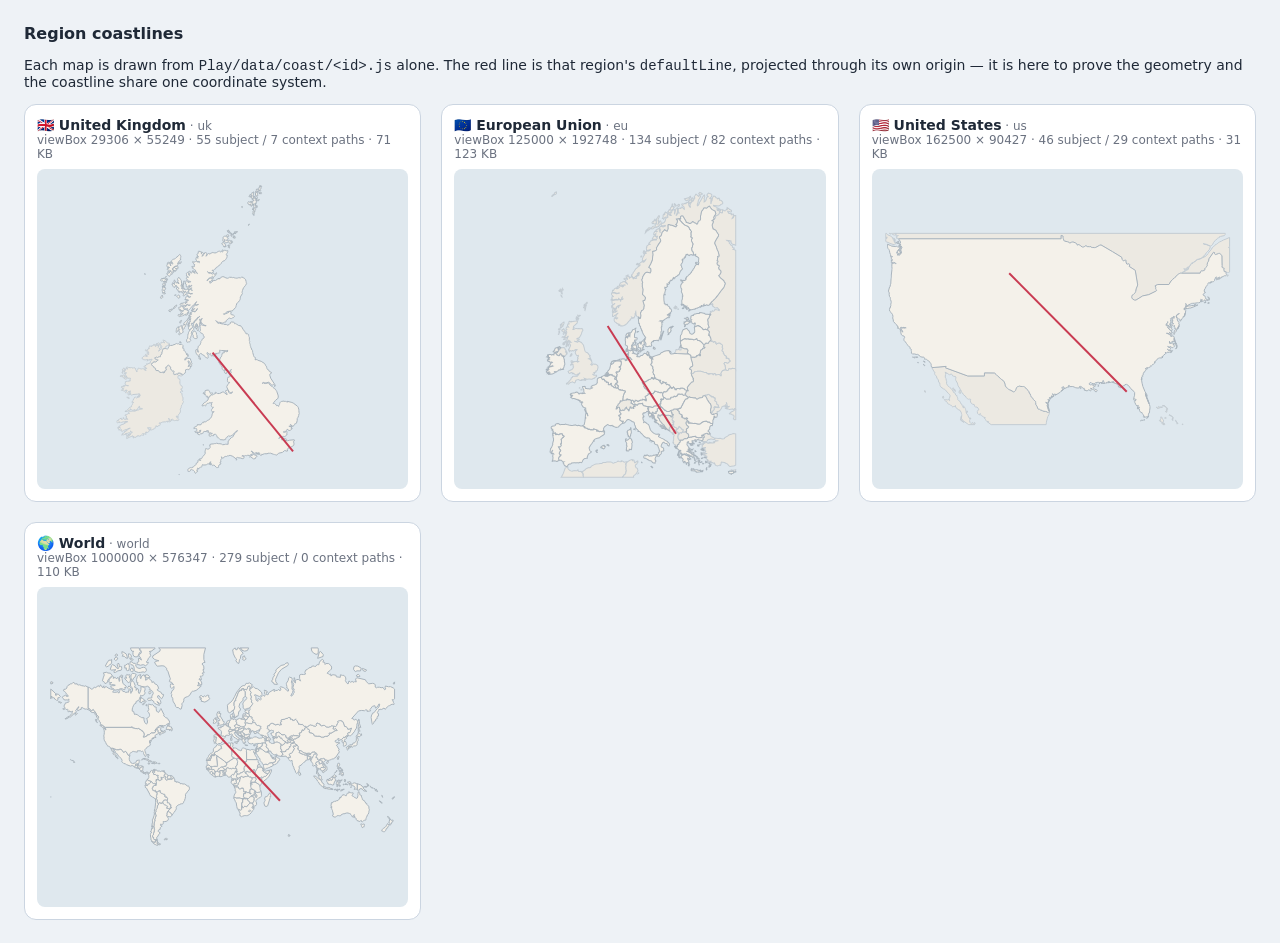
<file: tools/preview_regions.html>
<!DOCTYPE html>
<html lang="en">
  <head>
    <meta charset="utf-8" />
    <title>MapSplit — region coastline preview</title>
    <!-- Dev tool. Draws every generated region exactly the way a build would:
         same world units, same subject/context split, same "xMidYMid meet".
         Not deployed (deploy.sh lists files explicitly). -->
    <style>
      body { font: 14px system-ui, sans-serif; margin: 24px; background: #eef2f6; color: #1f2937; }
      h1 { font-size: 16px; }
      .grid { display: grid; grid-template-columns: repeat(auto-fit, minmax(380px, 1fr)); gap: 20px; }
      figure { margin: 0; background: #fff; border: 1px solid #cbd5e1; border-radius: 12px; padding: 12px; }
      figcaption { font-size: 12px; color: #6b7280; margin-bottom: 8px; }
      figcaption b { color: #1f2937; font-size: 14px; }
      svg { width: 100%; height: 320px; background: #dfe8ee; border-radius: 8px; display: block; }
      .land { fill: #f4f1ea; stroke: #a9b4bd; stroke-width: 1; vector-effect: non-scaling-stroke; }
      .land.context { fill: #ece9e2; stroke: #c3ccd3; }
      .probe { stroke: #c93b52; stroke-width: 2; vector-effect: non-scaling-stroke; }
    </style>
  </head>
  <body>
    <h1>Region coastlines</h1>
    <p>Each map is drawn from <code>Play/data/coast/&lt;id&gt;.js</code> alone. The red
       line is that region's <code>defaultLine</code>, projected through its own
       origin — it is here to prove the geometry and the coastline share one
       coordinate system.</p>
    <div class="grid" id="grid"></div>

    <script src="../Play/data/coast/uk.js"></script>
    <script src="../Play/data/coast/eu.js"></script>
    <script src="../Play/data/coast/us.js"></script>
    <script src="../Play/data/coast/world.js"></script>
    <script>
      var NS = 'http://www.w3.org/2000/svg';
      var grid = document.getElementById('grid');

      function merc(lng, lat) {
        var x = lng / 360 + 0.5;
        var s = Math.max(-0.9999, Math.min(0.9999, Math.sin(lat * Math.PI / 180)));
        return [x, 0.5 - (0.25 * Math.log((1 + s) / (1 - s))) / Math.PI];
      }

      ['uk', 'eu', 'us', 'world'].forEach(function (id) {
        var R = window.MapSplitCoast[id];
        var fig = document.createElement('figure');
        var cap = document.createElement('figcaption');
        var bytes = JSON.stringify(R).length;
        cap.innerHTML = '<b>' + R.flag + ' ' + R.label + '</b> &middot; ' + id +
          '<br>viewBox ' + R.viewBox[2] + ' × ' + R.viewBox[3] +
          ' &middot; ' + R.subject.length + ' subject / ' + R.context.length +
          ' context paths &middot; ' + Math.round(bytes / 1024) + ' KB';
        fig.appendChild(cap);

        var svg = document.createElementNS(NS, 'svg');
        svg.setAttribute('preserveAspectRatio', 'xMidYMid meet');
        var W = R.viewBox[2], H = R.viewBox[3], m = 0.04;
        svg.setAttribute('viewBox',
          (-W * m) + ' ' + (-H * m) + ' ' + (W * 1.08) + ' ' + (H * 1.08));

        function toWorld(ll) {
          var p = merc(ll[0], ll[1]);
          return [(p[0] - R.origin[0]) * R.scale, (p[1] - R.origin[1]) * R.scale];
        }

        [['context', 'land context'], ['subject', 'land']].forEach(function (spec) {
          R[spec[0]].forEach(function (d) {
            var p = document.createElementNS(NS, 'path');
            p.setAttribute('d', d);
            p.setAttribute('class', spec[1]);
            svg.appendChild(p);
          });
        });

        var a = toWorld(R.defaultLine[0]), b = toWorld(R.defaultLine[1]);
        var ln = document.createElementNS(NS, 'line');
        ln.setAttribute('x1', a[0]); ln.setAttribute('y1', a[1]);
        ln.setAttribute('x2', b[0]); ln.setAttribute('y2', b[1]);
        ln.setAttribute('class', 'probe');
        svg.appendChild(ln);

        fig.appendChild(svg);
        grid.appendChild(fig);
      });
    </script>
  </body>
</html>
</file>
<file: style.css>
:root {
        --primary: #2f6f9f;
        --secondary: #c93b52;
        --panel-bg: rgba(255, 255, 255, 0.94);
        --ink: #1f2937;
        --muted: #6b7280;
        --sea: #dfe8ee;
        --land: #f4f1ea;
        --coast: #a9b4bd;
      }
      * { box-sizing: border-box; }
      html, body {
        margin: 0;
        height: 100%;
        overflow: hidden;
        font-family: -apple-system, BlinkMacSystemFont, 'Segoe UI', Roboto, Helvetica, Arial, sans-serif;
        color: var(--ink);
        background: var(--sea);
      }

      /* --- map --- */
      #map { position: absolute; inset: 0; width: 100%; height: 100%; display: block;
             touch-action: none; user-select: none; }
      .land { fill: var(--land); stroke: var(--coast); stroke-width: 1; }
      .land.context { fill: #ece9e2; stroke: #c3ccd3; }
      .half-primary { fill: #3d7ea6; opacity: 0.18; }
      .half-secondary { fill: #d1495b; opacity: 0.18; }
      .pt-primary { fill: #2f6f9f; }
      .pt-secondary { fill: #c93b52; }
      #pts-primary, #pts-secondary { opacity: 0.75; }
      #divider-ext { stroke: #111827; stroke-width: 1.5; stroke-dasharray: 6 4; opacity: 0.55; fill: none; }
      #divider-seg { stroke: #111827; stroke-width: 3; fill: none; }
      #hit-seg { stroke: transparent; stroke-width: 22; fill: none; cursor: move; }
      /* Each handle lives in a group scaled by unitsPerPx, so everything inside
         is authored in screen pixels — the effective scale is exactly 1. */
      .handle-group { cursor: grab; }
      body.dragging .handle-group { cursor: grabbing; }
      .handle { fill: #fff; stroke: #111827; stroke-width: 2; }
      .handle-group:hover .handle { fill: #fde68a; }
      /* Curved bidirectional arrow over each handle: the "you can rotate this"
         affordance. Subtle by default, emphasised while hovering the handle. */
      .rot-arc { fill: none; stroke: #111827; stroke-width: 1.5; opacity: 0.5; }
      .rot-head { fill: #111827; opacity: 0.5; }
      .handle-group:hover .rot-arc,
      .handle-group:hover .rot-head { opacity: 0.9; }
      /* Strokes stay in screen pixels despite the tiny world-unit scale. */
      .land, #divider-ext, #divider-seg, #hit-seg { vector-effect: non-scaling-stroke; }

      /* --- panel --- */
      #panel {
        position: absolute; top: 16px; left: 16px; z-index: 10;
        width: 300px; max-width: calc(100vw - 32px);
        background: var(--panel-bg); backdrop-filter: blur(6px);
        border-radius: 12px; box-shadow: 0 6px 24px rgba(0, 0, 0, 0.16);
        padding: 16px 18px;
      }
      #panel h1 { margin: 0; font-size: 20px; letter-spacing: -0.01em; }

      /* --- collapsing --- */
      .panel-bar { display: flex; align-items: center; gap: 10px; }
      #btn-info {
        flex: none; width: 22px; height: 22px; line-height: 1;
        font-size: 13px; font-weight: 700; font-style: italic;
        font-family: Georgia, 'Times New Roman', serif;
        color: var(--muted); background: #fff;
        border: 1.5px solid #d1d5db; border-radius: 50%;
        cursor: pointer; padding: 0;
      }
      #btn-info:hover { background: #f3f4f6; border-color: #9ca3af; color: var(--ink); }
      #btn-collapse { margin-left: auto; }
      #btn-collapse {
        flex: none; width: 28px; height: 28px; line-height: 1;
        font-size: 18px; font-weight: 700; color: var(--muted);
        background: #fff; border: 1px solid #d1d5db; border-radius: 8px;
        cursor: pointer; padding: 0;
      }
      #btn-collapse:hover { background: #f3f4f6; border-color: #9ca3af; color: var(--ink); }
      #summary {
        margin: 10px 0 0; font-size: 13px; font-weight: 600;
        font-variant-numeric: tabular-nums;
      }
      #summary .s-primary { color: var(--primary); }
      #summary .s-secondary { color: var(--secondary); }
      #summary .s-sep { color: var(--muted); font-weight: 400; margin: 0 6px; }
      #panel.collapsed { padding-bottom: 14px; }
      #panel.collapsed #panel-body { display: none; }
      .subtitle { margin: 4px 0 0; font-size: 12px; color: var(--muted); line-height: 1.35; }
      .link-info {
        border: none; background: none; padding: 0; font: inherit; cursor: pointer;
        color: var(--accent, #2563eb); text-decoration: underline;
      }
      .link-info:hover { color: var(--ink); }
      .controls { display: flex; gap: 8px; margin: 12px 0 4px; }
      .controls button {
        flex: 1; padding: 7px 10px; font-size: 13px; font-weight: 600;
        color: var(--ink); background: #fff; border: 1px solid #d1d5db;
        border-radius: 8px; cursor: pointer; transition: background 0.12s, border-color 0.12s;
      }
      .controls button:hover { background: #f3f4f6; border-color: #9ca3af; }
      .controls button:active { background: #e5e7eb; }
      .controls + .controls { margin-top: 6px; }
      .animate-toggle {
        display: flex; align-items: center; gap: 6px;
        margin: 6px 0 2px; font-size: 12px; color: var(--muted); cursor: pointer;
      }
      .animate-toggle input { cursor: pointer; }
      .metric { margin: 10px 0 6px; font-size: 12px; color: var(--muted); }
      .metric span { color: var(--ink); font-weight: 600; }

      /* --- data controls --- */
      .data-controls { display: flex; flex-direction: column; gap: 6px; margin: 8px 0 4px; }
      .data-controls select {
        width: 100%; min-width: 0; padding: 7px 10px; font-size: 13px; font-weight: 600;
        font-family: inherit; color: var(--ink); background: #fff;
        border: 1px solid #d1d5db; border-radius: 8px; cursor: pointer;
      }
      .data-controls select:hover { background: #f3f4f6; border-color: #9ca3af; }
      /* After a file upload no catalogue entry is current, so the picker is
         deselected and greyed — still active, just not claiming a selection. */
      .data-controls select.deselected { color: var(--muted); font-weight: 400; }
      /* Provenance for the live dataset. Always present — every dataset,
         including the synthetic one and an uploaded file, has an entry — so it
         needs no show/hide and the panel height stays steady while switching. */
      .sources-box {
        margin-top: 2px; padding: 7px 9px; font-size: 11px; line-height: 1.4;
        color: var(--muted); background: #f9fafb;
        border: 1px solid #e5e7eb; border-radius: 8px;
      }
      .sources-box h2 {
        margin: 0 0 4px; font-size: 10px; font-weight: 700; letter-spacing: 0.04em;
        text-transform: uppercase; color: var(--muted);
      }
      .sources-box ul { margin: 0; padding-left: 14px; }
      .sources-box li { margin: 2px 0; overflow-wrap: anywhere; }
      .sources-box a { color: inherit; text-decoration: underline; }
      .sources-box a:hover { color: var(--ink); }

      /* Picker and load button share one line; the select shrinks to fit it. */
      .load-row { display: flex; gap: 6px; align-items: stretch; }
      .load-row select { flex: 1 1 auto; }
      #btn-load {
        flex: none; width: 36px; height: 34px; padding: 0;
        display: inline-flex; align-items: center; justify-content: center;
        color: var(--muted); background: #fff; border: 1px solid #d1d5db;
        border-radius: 8px; cursor: pointer;
      }
      #btn-load:hover { background: #f3f4f6; border-color: #9ca3af; color: var(--ink); }
      #btn-load svg { display: block; }

      /* --- column-mapping modal --- */
      .modal {
        position: fixed; inset: 0; z-index: 50; display: flex;
        align-items: center; justify-content: center;
        background: rgba(17, 24, 39, 0.45); padding: 16px;
      }
      .modal[hidden] { display: none; }
      .modal-card {
        background: #fff; border-radius: 14px; padding: 20px 22px;
        width: min(420px, 100%); box-shadow: 0 18px 50px rgba(0, 0, 0, 0.3);
        max-height: 90vh; overflow-y: auto;
      }
      .modal-card h2 { margin: 0 0 4px; font-size: 17px; }
      .modal-sub { margin: 0 0 16px; font-size: 12px; color: var(--muted); }
      .modal-field { margin-bottom: 12px; }
      .modal-field label {
        display: block; font-size: 12px; font-weight: 600; margin-bottom: 4px;
      }
      .modal-field select {
        width: 100%; padding: 8px 10px; font-size: 13px; font-family: inherit;
        color: var(--ink); background: #fff; border: 1px solid #d1d5db;
        border-radius: 8px;
      }
      .modal-req { color: var(--muted); font-weight: 400; }
      .modal-actions { display: flex; gap: 8px; margin-top: 18px; }
      .modal-actions button {
        flex: 1; padding: 9px 12px; font-size: 13px; font-weight: 600;
        font-family: inherit; border-radius: 8px; cursor: pointer;
        border: 1px solid #d1d5db; background: #fff; color: var(--ink);
      }
      #modal-confirm {
        background: #2f6f9f; border-color: #2f6f9f; color: #fff;
      }
      #modal-confirm:disabled { opacity: 0.5; cursor: not-allowed; }
      .modal-actions button:hover { filter: brightness(0.97); }

      /* --- About / info dialog body --- */
      #info-modal .modal-card { width: min(520px, 100%); }
      .info-body { font-size: 13px; line-height: 1.5; color: var(--ink); }
      .info-body h3 {
        margin: 16px 0 4px; font-size: 13px; font-weight: 700;
      }
      .info-body h3:first-child { margin-top: 4px; }
      .info-body p { margin: 0 0 8px; }
      .info-body ul { margin: 0 0 8px; padding-left: 18px; }
      .info-body li { margin-bottom: 6px; }
      .info-body a { color: #2f6f9f; }
      .info-body .info-src { color: var(--muted); font-size: 12px; }

      /* --- hover tooltip --- */
      #point-tip {
        position: fixed; z-index: 40; pointer-events: none;
        background: rgba(17, 24, 39, 0.92); color: #fff;
        padding: 5px 9px; border-radius: 7px; font-size: 12px; line-height: 1.35;
        max-width: 240px; box-shadow: 0 4px 14px rgba(0, 0, 0, 0.25);
        white-space: nowrap;
      }
      #point-tip[hidden] { display: none; }
      #point-tip .tip-name { font-weight: 700; }
      #point-tip .tip-val { opacity: 0.85; }
      /* Notes and errors from the ingest layer. Guessing a weight column
         silently is how a plausible wrong answer gets believed, so this is
         never hidden while a source has something to say. */
      .notice {
        margin: 0 0 12px; font-size: 11px; line-height: 1.45; color: var(--muted);
        border-left: 3px solid #d1d5db; padding: 4px 0 4px 8px;
      }
      .notice.error { color: #9f1239; border-left-color: var(--secondary); }
      body.drop-active::after {
        content: 'Drop a CSV, GeoJSON or grid file';
        position: fixed; inset: 12px; z-index: 20; pointer-events: none;
        display: flex; align-items: center; justify-content: center;
        font-size: 18px; font-weight: 700; color: var(--ink);
        background: rgba(255, 255, 255, 0.72);
        border: 3px dashed var(--primary); border-radius: 16px;
      }
      .cards { display: grid; gap: 10px; }
      .card {
        display: grid; grid-template-columns: 1fr auto;
        grid-template-areas: 'label pct' 'weight weight' 'count count';
        align-items: baseline; gap: 2px 8px; padding: 12px 14px;
        border-radius: 10px; border-left: 5px solid;
      }
      .card-primary { background: rgba(47, 111, 159, 0.08); border-left-color: var(--primary); }
      .card-secondary { background: rgba(201, 59, 82, 0.08); border-left-color: var(--secondary); }
      .card-label { grid-area: label; font-size: 12px; font-weight: 700;
                    text-transform: uppercase; letter-spacing: 0.04em; }
      .card-primary .card-label { color: var(--primary); }
      .card-secondary .card-label { color: var(--secondary); }
      .stat-weight { grid-area: weight; font-size: 24px; font-weight: 700;
                     font-variant-numeric: tabular-nums; min-width: 0; }
      .stat-unit { display: none; }
      .stat-pct { grid-area: pct; justify-self: end; font-size: 18px; font-weight: 700;
                  font-variant-numeric: tabular-nums; }
      .card-primary .stat-pct { color: var(--primary); }
      .card-secondary .stat-pct { color: var(--secondary); }
      .stat-count { grid-area: count; font-size: 12px; color: var(--muted); margin-top: 2px; }
      /* --- breakdown box --- */
      #breakdown { margin-top: 12px; border-top: 1px solid #e5e7eb; padding-top: 10px; }
      #breakdown summary {
        cursor: pointer; font-size: 12px; font-weight: 600; color: var(--muted);
        list-style-position: outside; padding-left: 2px;
      }
      #breakdown summary:hover { color: var(--ink); }
      #breakdown[open] summary { margin-bottom: 8px; }
      .bd-total { margin: 0 0 8px; font-size: 11px; color: var(--muted);
                  font-variant-numeric: tabular-nums; }
      .bd-cols { display: grid; grid-template-columns: 1fr 1fr; gap: 10px; }
      .bd-col h2 {
        margin: 0 0 4px; font-size: 10px; font-weight: 700;
        text-transform: uppercase; letter-spacing: 0.04em;
      }
      .bd-primary h2 { color: var(--primary); }
      .bd-secondary h2 { color: var(--secondary); }
      .bd-col ul { list-style: none; margin: 0; padding: 0; }
      .bd-col li {
        display: flex; justify-content: space-between; gap: 6px; align-items: flex-start;
        font-size: 11px; line-height: 1.4; font-variant-numeric: tabular-nums;
      }
      /* The number never shrinks and pins to the top-right; the name takes the
         rest and, when it is too long for one line, wraps to a second and then
         ellipsises. min-width:0 is the load-bearing bit — without it a flex item
         refuses to shrink below its content and overflows the panel. */
      .bd-col li .bd-w { color: var(--muted); flex: none; }
      .bd-col li .bd-n {
        min-width: 0; overflow: hidden; text-overflow: ellipsis;
        display: -webkit-box; -webkit-line-clamp: 2; -webkit-box-orient: vertical;
      }
      .bd-col li.bd-more { color: var(--muted); font-style: italic; }
      .bd-split::after { content: '†'; color: var(--muted); margin-left: 2px; }
      .bd-note { margin: 8px 0 0; font-size: 10px; color: var(--muted); line-height: 1.4; }

      .credit { margin: 12px 0 0; font-size: 10px; color: var(--muted); line-height: 1.4; }
      .credit a { color: inherit; text-decoration: underline; }

      /* --- advert ---
         Square (300x250) floats in the free bottom-right corner on desktop; the
         leaderboard (728x90) takes over as a liquid-scaled bottom bar on narrow
         screens (see the media query). Both link out in a new tab. */
      #ad {
        position: fixed; right: 16px; bottom: 16px; z-index: 9;
        line-height: 0; border-radius: 8px; overflow: hidden;
        box-shadow: 0 6px 24px rgba(0, 0, 0, 0.16);
      }
      #ad img { display: block; width: 300px; height: 250px; }
      #ad-mobile { display: none; }
      /* AdSense variant (index-ads.php only): the child is an <ins> the network
         sizes, not an <img> we size, so the container is what constrains it.
         Inert on index.html, which never emits .adsbygoogle. */
      /* !important because adsbygoogle.js writes its chosen size onto the <ins>
         as an inline style, which outranks any ordinary rule. The container
         also carries an explicit height: overflow:hidden clips nothing on an
         auto-height box, since the box just grows to fit. Belt and braces, and
         both are load-bearing — without them a creative covers the map. */
      #ad .adsbygoogle { display: block; width: 300px !important; height: 250px !important; }
      #ad.ad-live { box-sizing: border-box; width: 306px; height: 272px; }
      /* A visible label is what stops an ad that overlays a draggable map from
         reading as part of the map. That misreading is the accidental-click
         exposure — a user reaching for the divider under the box mouses down
         and up on the ad — and it is also why .ad-live takes an opaque backing
         instead of floating straight on the coastline. */
      .ad-live { position: relative; line-height: normal; background: #fff; padding: 3px 3px 4px; }
      /* Dismissal is the escape hatch for an ad parked over a divider handle:
         the handle can still be dragged from under it (the SVG takes pointer
         capture at pointerdown) but it cannot be grabbed, and hiding the ad is
         a cheaper fix than teaching the drag code where the advert is. */
      .ad-close {
        position: absolute; top: 1px; right: 2px; width: 18px; height: 18px; padding: 0;
        display: flex; align-items: center; justify-content: center;
        font-size: 14px; line-height: 1; color: var(--muted);
        background: rgba(255, 255, 255, 0.9); border: 0; border-radius: 50%;
        cursor: pointer;
      }
      .ad-close:hover { color: var(--ink); background: #fff; }
      /* #ad-mobile's display:block is an id selector and outranks the browser's
         [hidden]{display:none}, so dismissal needs an id-level rule to win. */
      #ad[hidden], #ad-mobile[hidden] { display: none; }

      /* --- Google consent UI ---
         Google injects its consent dialog and its persistent "Privacy and
         cookie settings" control as STATIC elements, the way they would sit in
         a normal page's flow. #map is position:absolute, and positioned
         elements always paint above non-positioned ones whatever the DOM
         order — so the SVG covered them and swallowed their clicks. z-index
         alone cannot fix that: it is ignored on static elements.

         Making them positioned is the whole fix, and it is all we do. Nothing
         here sets offsets, so Google's own layout still decides where its UI
         goes — position:relative moves an element not at all, it only lets it
         paint above the map and honour a z-index. .fc-consent-root is excluded
         because the dialog positions itself and must be left alone.

         z-index 30 clears the map, the ads (9) and the panel (10) while
         staying under the tooltip (40) and the modals (50).

         .fc-* are Google's class names, not ours — they can rename them. If
         consent misbehaves again, check these selectors still match. */
      body > [class*="fc-"]:not(.fc-consent-root) { position: relative; z-index: 30; }

      .ad-tag {
        display: block; font-size: 9px; line-height: 1.4; text-align: center;
        letter-spacing: 0.06em; text-transform: uppercase; color: var(--muted);
      }

      /* --- narrow screens --- */
      @media (max-width: 640px) {
        #panel { top: 8px; left: 8px; right: 8px; width: auto; max-width: none; padding: 12px 14px; }
        #panel h1 { font-size: 17px; }
        .subtitle { font-size: 11px; }
        /* 44px min touch target */
        .controls button { padding: 13px 10px; }
        #btn-collapse { width: 36px; height: 36px; }
        .stat-weight { font-size: 20px; }
        .card { padding: 10px 12px; }
        /* Swap the square for the leaderboard, pinned across the bottom and
           liquid-scaled (width:100%, height:auto keeps its 728x90 ratio). */
        #ad { display: none; }
        #ad-mobile {
          display: block; position: fixed; left: 0; right: 0; bottom: 0; z-index: 9;
          line-height: 0; box-shadow: 0 -2px 12px rgba(0, 0, 0, 0.16);
        }
        #ad-mobile img { display: block; width: 100%; height: auto; }
        /* Pinned at 100px so a responsive unit serves 320x100 or 320x50 and
           cannot grow into a 250px box that would cover half the map. */
        #ad-mobile.ad-live { box-sizing: border-box; height: 122px; overflow: hidden; }
        #ad-mobile .ad-close { width: 28px; height: 28px; font-size: 18px; }
        #ad-mobile .adsbygoogle {
          display: block; width: 320px !important; height: 100px !important; margin: 0 auto;
        }
      }
</file>
